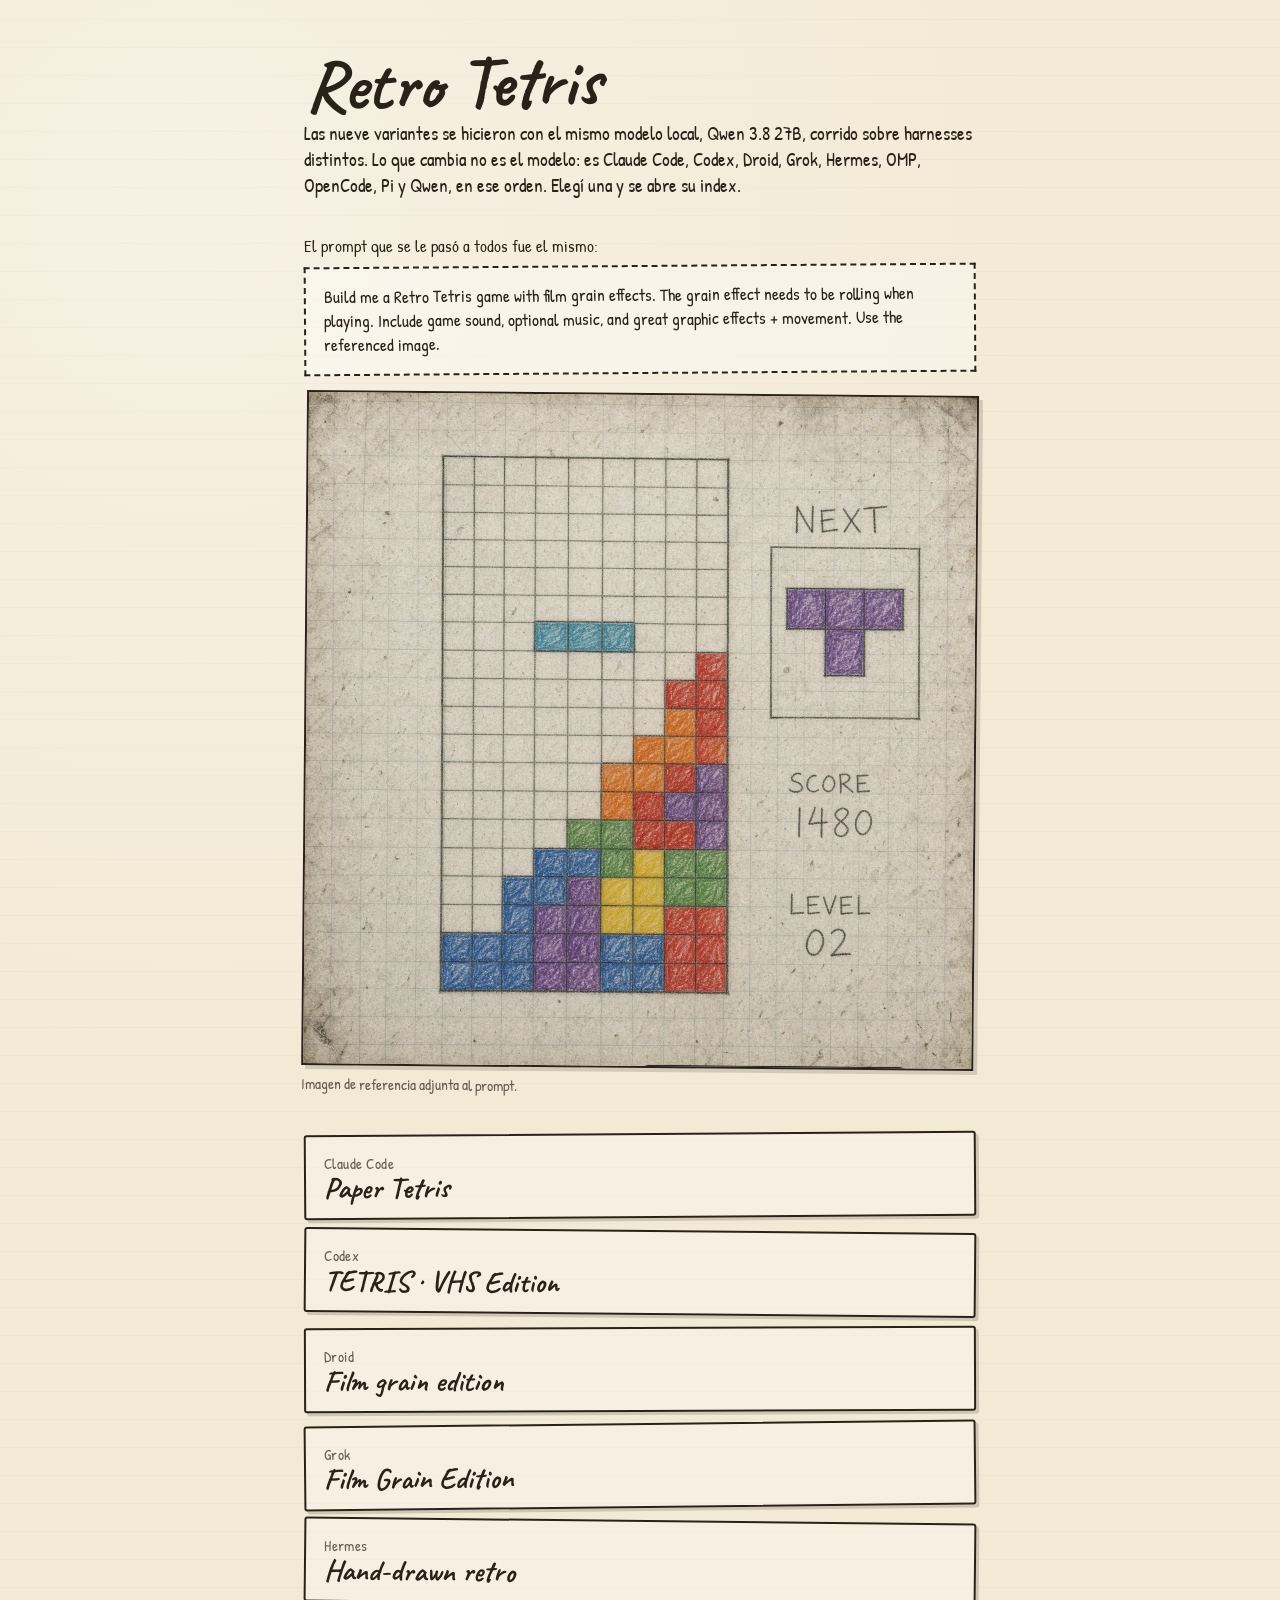
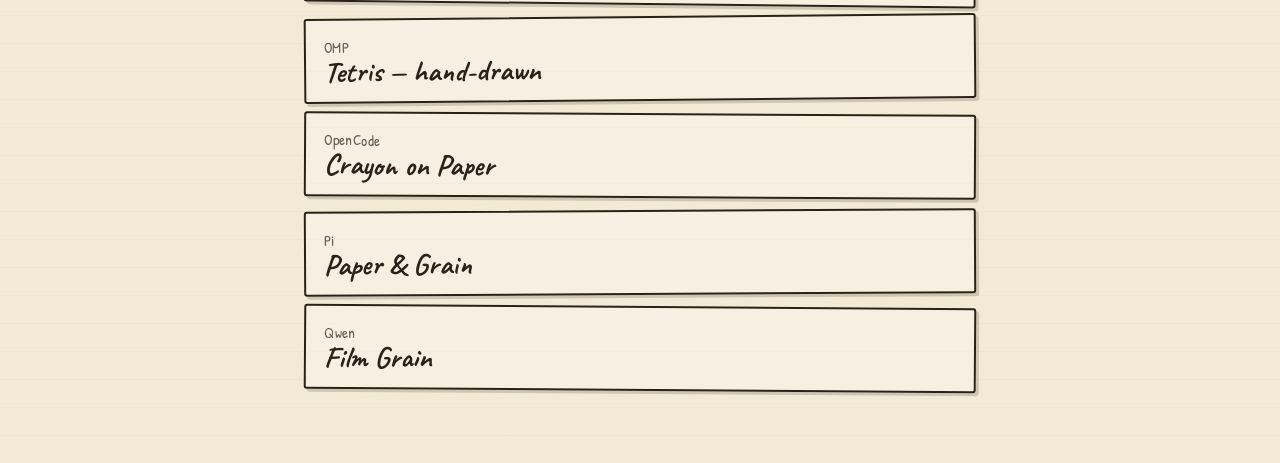
<file: index.html>
<!DOCTYPE html>
<html lang="es">
<head>
  <meta charset="UTF-8">
  <meta name="viewport" content="width=device-width, initial-scale=1">
  <title>Retro Tetris</title>
  <link rel="preconnect" href="https://fonts.googleapis.com">
  <link rel="preconnect" href="https://fonts.gstatic.com" crossorigin>
  <link href="https://fonts.googleapis.com/css2?family=Caveat:wght@500;700&family=Patrick+Hand&display=swap" rel="stylesheet">
  <style>
    :root {
      --ink: #2a2218;
      --paper: #f3ead6;
      --rule: #c9b89a;
    }
    * { box-sizing: border-box; }
    body {
      margin: 0;
      min-height: 100vh;
      color: var(--ink);
      background:
        radial-gradient(circle at 15% 10%, rgba(255,255,255,.35), transparent 40%),
        repeating-linear-gradient(0deg, transparent, transparent 27px, rgba(180,150,110,.12) 28px),
        var(--paper);
      font-family: "Patrick Hand", cursive;
    }
    main {
      max-width: 720px;
      margin: 0 auto;
      padding: 48px 24px 72px;
    }
    h1 {
      font-family: Caveat, cursive;
      font-size: clamp(3rem, 8vw, 4.5rem);
      line-height: .9;
      margin: 0 0 8px;
      transform: rotate(-1.2deg);
    }
    p.lead {
      margin: 0 0 36px;
      font-size: 1.2rem;
      max-width: 36em;
      line-height: 1.35;
    }
    .harness {
      display: block;
      font-size: .95rem;
      letter-spacing: .03em;
      opacity: .7;
    }
    ul {
      list-style: none;
      padding: 0;
      margin: 0;
      display: grid;
      gap: 12px;
    }
    a {
      display: block;
      padding: 16px 18px 14px;
      color: inherit;
      text-decoration: none;
      border: 2px solid var(--ink);
      border-radius: 3px;
      background: rgba(255,255,255,.28);
      box-shadow: 3px 3px 0 rgba(42,34,24,.18);
      transform: rotate(var(--tilt));
    }
    a:hover {
      background: rgba(255,248,230,.7);
      transform: rotate(0deg) translate(-1px, -1px);
    }
    .title {
      font-family: Caveat, cursive;
      font-size: 1.85rem;
      font-weight: 700;
      line-height: 1;
    }
    .prompt-label {
      margin: 0 0 8px;
      font-size: 1.05rem;
    }
    blockquote.prompt {
      margin: 0 0 20px;
      padding: 16px 18px;
      border: 2px dashed var(--ink);
      background: rgba(255,255,255,.35);
      transform: rotate(-.4deg);
    }
    blockquote.prompt p {
      margin: 0;
      font-size: 1.08rem;
      line-height: 1.4;
    }
    figure.ref {
      margin: 0 0 36px;
      transform: rotate(.5deg);
    }
    figure.ref img {
      display: block;
      width: 100%;
      height: auto;
      border: 2px solid var(--ink);
      box-shadow: 4px 4px 0 rgba(42,34,24,.16);
    }
    figure.ref figcaption {
      margin-top: 8px;
      font-size: .95rem;
      opacity: .7;
    }
  </style>
</head>
<body>
  <main>
    <h1>Retro Tetris</h1>
    <p class="lead">Las nueve variantes se hicieron con el mismo modelo local, Qwen 3.8 27B, corrido sobre harnesses distintos. Lo que cambia no es el modelo: es Claude Code, Codex, Droid, Grok, Hermes, OMP, OpenCode, Pi y Qwen, en ese orden. Elegí una y se abre su index.</p>
    <p class="prompt-label">El prompt que se le pasó a todos fue el mismo:</p>
    <blockquote class="prompt">
      <p>Build me a Retro Tetris game with film grain effects. The grain effect needs to be rolling when playing. Include game sound, optional music, and great graphic effects + movement. Use the referenced image.</p>
    </blockquote>
    <figure class="ref">
      <img src="reference.jpg" alt="Imagen de referencia: Tetris dibujado a lápiz sobre papel cuadriculado, con Next, Score y Level">
      <figcaption>Imagen de referencia adjunta al prompt.</figcaption>
    </figure>
    <ul>
      <li><a href="tetris-cc/" style="--tilt:-.4deg"><span class="harness">Claude Code</span><span class="title">Paper Tetris</span></a></li>
      <li><a href="tetris-codex/" style="--tilt:.5deg"><span class="harness">Codex</span><span class="title">TETRIS · VHS Edition</span></a></li>
      <li><a href="tetris-droid/" style="--tilt:-.2deg"><span class="harness">Droid</span><span class="title">Film grain edition</span></a></li>
      <li><a href="tetris-grok/" style="--tilt:-.6deg"><span class="harness">Grok</span><span class="title">Film Grain Edition</span></a></li>
      <li><a href="tetris-hermes/" style="--tilt:.6deg"><span class="harness">Hermes</span><span class="title">Hand-drawn retro</span></a></li>
      <li><a href="tetris-omp/" style="--tilt:-.5deg"><span class="harness">OMP</span><span class="title">Tetris — hand-drawn</span></a></li>
      <li><a href="tetris-opencode/" style="--tilt:.3deg"><span class="harness">OpenCode</span><span class="title">Crayon on Paper</span></a></li>
      <li><a href="tetris-pi/" style="--tilt:-.3deg"><span class="harness">Pi</span><span class="title">Paper &amp; Grain</span></a></li>
      <li><a href="tetris-qwen/" style="--tilt:.4deg"><span class="harness">Qwen</span><span class="title">Film Grain</span></a></li>
    </ul>
  </main>
</body>
</html>
</file>
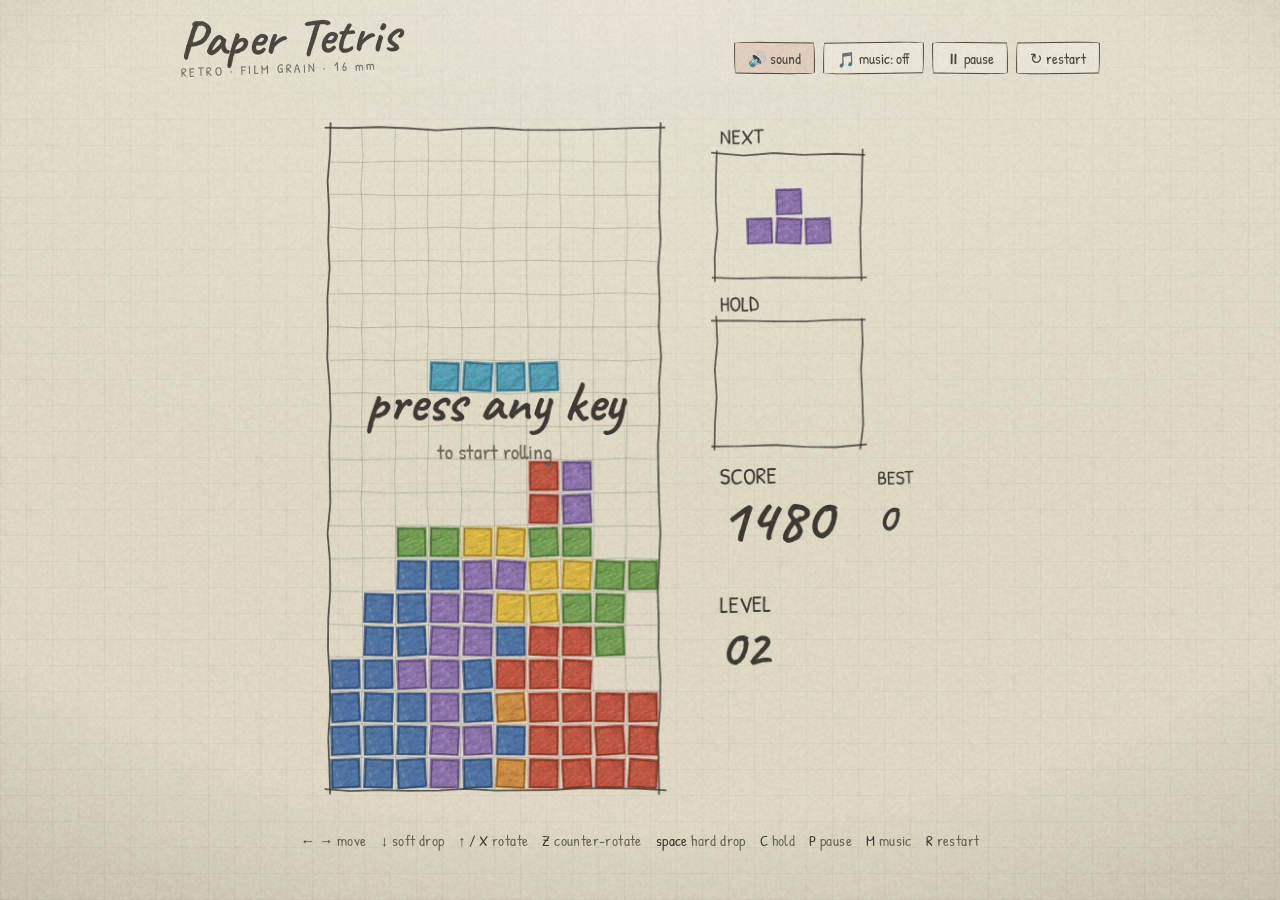
<file: tetris-cc/index.html>
<!doctype html>
<html lang="en">
<head>
<meta charset="utf-8">
<meta name="viewport" content="width=device-width, initial-scale=1, viewport-fit=cover">
<title>Paper Tetris</title>
<link rel="preconnect" href="https://fonts.googleapis.com">
<link rel="preconnect" href="https://fonts.gstatic.com" crossorigin>
<link rel="stylesheet" href="https://fonts.googleapis.com/css2?family=Caveat:wght@500;700&family=Patrick+Hand&display=swap">
<style>
  :root{
    --paper:#eae3cd;
    --paper-hi:#f3edda;
    --ink:#3e3b33;
    --ink-soft:#6b665a;
    --ink-faint:rgba(62,59,51,.16);
    --red:#c2503c;
    --gutter:16px;
  }
  /* committed single-theme: aged paper world, painted explicitly */
  html,body{height:100%;}
  body{
    margin:0;
    padding:0 var(--gutter);
    background:
      url("data:image/svg+xml;utf8,<svg xmlns='http://www.w3.org/2000/svg' width='260' height='260'><filter id='p'><feTurbulence type='fractalNoise' baseFrequency='0.9' numOctaves='2' stitchTiles='stitch'/><feColorMatrix type='saturate' values='0'/><feComponentTransfer><feFuncA type='linear' slope='0.055'/></feComponentTransfer></filter><rect width='260' height='260' filter='url(%23p)'/></svg>"),
      radial-gradient(130% 100% at 50% 0%, rgba(255,252,240,.5), rgba(255,252,240,0) 55%),
      repeating-linear-gradient(0deg, rgba(62,59,51,.045) 0 1px, transparent 1px 26px),
      repeating-linear-gradient(90deg, rgba(62,59,51,.045) 0 1px, transparent 1px 26px),
      var(--paper);
    color:var(--ink);
    font-family:"Patrick Hand","Segoe Print","Comic Sans MS",cursive;
    -webkit-font-smoothing:antialiased;
    overflow-x:hidden;
  }
  .vignette{
    position:fixed; inset:0; pointer-events:none; z-index:40;
    background:
      radial-gradient(120% 95% at 50% 42%, rgba(0,0,0,0) 52%, rgba(64,52,30,.30) 100%),
      linear-gradient(rgba(255,250,235,.10), rgba(255,250,235,0) 18%);
  }
  #grainA,#grainB{
    position:fixed; inset:0; width:100vw; height:100vh;
    pointer-events:none; z-index:50;
  }
  #grainA{ mix-blend-mode:multiply; opacity:.13; }
  #grainB{ mix-blend-mode:overlay; opacity:.5; }

  .stage{
    max-width:920px; margin:0 auto;
    display:flex; flex-direction:column; align-items:center;
    gap:10px; padding-block:14px 8px;
  }
  .topbar{
    width:100%; display:flex; align-items:flex-end; justify-content:space-between;
    gap:12px; flex-wrap:wrap;
  }
  .title{
    font-family:"Caveat",cursive; font-weight:700;
    font-size:clamp(34px,6vw,52px); line-height:.9; margin:0;
    transform:rotate(-1.6deg);
    letter-spacing:.5px;
  }
  .title small{
    display:block; font-family:"Patrick Hand",cursive; font-weight:400;
    font-size:13px; letter-spacing:2.5px; color:var(--ink-soft);
    transform:rotate(-.4deg); margin-top:2px;
  }
  .tools{ display:flex; gap:8px; flex-wrap:wrap; }
  .pencil-btn{
    font-family:"Patrick Hand",cursive; font-size:15px; color:var(--ink);
    background:rgba(255,252,240,.4);
    border:1.6px solid var(--ink);
    border-radius:255px 15px 225px 15px / 15px 225px 15px 255px;
    padding:5px 13px 4px; cursor:pointer;
    transform:rotate(.6deg);
    transition:transform .12s ease, background .12s ease;
  }
  .pencil-btn:nth-child(2n){ transform:rotate(-.8deg); border-radius:15px 225px 15px 255px / 255px 15px 225px 15px; }
  .pencil-btn:hover{ background:rgba(255,252,240,.85); transform:rotate(0) scale(1.04); }
  .pencil-btn:active{ transform:scale(.97); }
  .pencil-btn:focus-visible{ outline:2px dashed var(--red); outline-offset:2px; }
  .pencil-btn[aria-pressed="true"]{ background:rgba(194,80,60,.14); }

  .game-wrap{
    width:100%; max-width:700px;
    display:flex; justify-content:center;
  }
  #game{
    width:100%; height:auto; display:block;
    touch-action:manipulation;
  }
  .hints{
    display:flex; flex-wrap:wrap; justify-content:center; gap:4px 14px;
    font-size:14.5px; color:var(--ink-soft); letter-spacing:.4px;
    max-width:700px;
  }
  .hints b{ color:var(--ink); font-weight:400; }
  .hints span{ white-space:nowrap; }

  .touch{
    display:none;
    width:100%; max-width:520px;
    grid-template-columns:repeat(6,1fr); gap:8px;
    padding-bottom:calc(6px + env(safe-area-inset-bottom, 0px));
  }
  .touch button{
    font-family:"Patrick Hand",cursive; font-size:22px; color:var(--ink);
    background:rgba(255,252,240,.5);
    border:1.6px solid var(--ink);
    border-radius:255px 15px 225px 15px / 15px 225px 15px 255px;
    padding:12px 0 10px; cursor:pointer; user-select:none; -webkit-user-select:none;
    touch-action:none;
  }
  .touch button:active{ background:rgba(194,80,60,.18); }
  @media (pointer:coarse){ .touch{ display:grid; } .hints{ display:none; } }

  @media (max-width:560px){
    .topbar{ justify-content:center; text-align:center; }
    .title{ font-size:38px; }
  }
  @media (prefers-reduced-motion:reduce){
    .pencil-btn{ transition:none; }
  }
</style>
</head>
<body>
  <div class="vignette" aria-hidden="true"></div>
  <canvas id="grainA" aria-hidden="true"></canvas>
  <canvas id="grainB" aria-hidden="true"></canvas>

  <main class="stage">
    <header class="topbar">
      <h1 class="title">Paper Tetris<small>RETRO · FILM GRAIN · 16&nbsp;mm</small></h1>
      <div class="tools" role="group" aria-label="game options">
        <button class="pencil-btn" id="btnSound" aria-pressed="true">🔊 sound</button>
        <button class="pencil-btn" id="btnMusic" aria-pressed="false">🎵 music: off</button>
        <button class="pencil-btn" id="btnPause">⏸ pause</button>
        <button class="pencil-btn" id="btnRestart">↻ restart</button>
      </div>
    </header>

    <div class="game-wrap">
      <canvas id="game" width="740" height="758" aria-label="Tetris board" role="img"></canvas>
    </div>

    <footer class="hints" aria-label="keyboard controls">
      <span><b>← →</b> move</span>
      <span><b>↓</b> soft drop</span>
      <span><b>↑ / X</b> rotate</span>
      <span><b>Z</b> counter-rotate</span>
      <span><b>space</b> hard drop</span>
      <span><b>C</b> hold</span>
      <span><b>P</b> pause</span>
      <span><b>M</b> music</span>
      <span><b>R</b> restart</span>
    </footer>

    <div class="touch" id="touch" aria-label="touch controls">
      <button data-act="ccw" aria-label="rotate counter-clockwise">⟲</button>
      <button data-act="left" aria-label="move left">◀</button>
      <button data-act="down" aria-label="soft drop">▼</button>
      <button data-act="right" aria-label="move right">▶</button>
      <button data-act="cw" aria-label="rotate clockwise">⟳</button>
      <button data-act="drop" aria-label="hard drop">⤓</button>
    </div>
  </main>

<script>
"use strict";
/* ============================== constants ============================== */
const COLS=10, ROWS=20, CELL=34;
const BX=40, BY=46;
const BW=COLS*CELL, BH=ROWS*CELL;
const PX=BX+BW+58, PW=252;
const CW=PX+PW+30, CH=BH+BY+32;

const INK="#3e3b33", INK_SOFT="#6b665a", RED="#c2503c";
const COLORS={
  I:"#4d9fb8", J:"#4a6fa5", L:"#d08a3e", O:"#e0b83e",
  S:"#6f9e4f", T:"#8a6fae", Z:"#c2503c"
};
const SHAPES={
  I:[[0,0,0,0],[1,1,1,1],[0,0,0,0],[0,0,0,0]],
  J:[[1,0,0],[1,1,1],[0,0,0]],
  L:[[0,0,1],[1,1,1],[0,0,0]],
  O:[[1,1],[1,1]],
  S:[[0,1,1],[1,1,0],[0,0,0]],
  T:[[0,1,0],[1,1,1],[0,0,0]],
  Z:[[1,1,0],[0,1,1],[0,0,0]]
};
const KICKS={
  J:{"0>1":[[0,0],[-1,0],[-1,1],[0,-2],[-1,-2]],"1>2":[[1,0],[1,-1],[0,2],[1,2]],
     "2>3":[[0,0],[1,0],[1,-1],[0,2],[1,2]],"3>0":[[-1,0],[0,-1],[0,2],[-1,2]],
     "1>0":[[0,0],[1,0],[1,-1],[0,2],[1,2]],"2>1":[[-1,0],[0,1],[0,-2],[-1,-2]],
     "3>2":[[0,0],[-1,0],[-1,1],[0,-2],[-1,-2]],"0>3":[[1,0],[0,1],[0,-2],[1,-2]]},
  L:{"0>1":[[0,0],[-1,0],[-1,1],[0,-2],[-1,-2]],"1>2":[[1,0],[1,-1],[0,2],[1,2]],
     "2>3":[[0,0],[1,0],[1,-1],[0,2],[1,2]],"3>0":[[-1,0],[0,-1],[0,2],[-1,2]],
     "1>0":[[0,0],[1,0],[1,-1],[0,2],[1,2]],"2>1":[[-1,0],[0,1],[0,-2],[-1,-2]],
     "3>2":[[0,0],[-1,0],[-1,1],[0,-2],[-1,-2]],"0>3":[[1,0],[0,1],[0,-2],[1,-2]]},
  S:{"0>1":[[0,0],[-1,0],[-1,1],[0,-2],[-1,-2]],"1>2":[[1,0],[1,-1],[0,2],[1,2]],
     "2>3":[[0,0],[1,0],[1,-1],[0,2],[1,2]],"3>0":[[-1,0],[0,-1],[0,2],[-1,2]],
     "1>0":[[0,0],[1,0],[1,-1],[0,2],[1,2]],"2>1":[[-1,0],[0,1],[0,-2],[-1,-2]],
     "3>2":[[0,0],[-1,0],[-1,1],[0,-2],[-1,-2]],"0>3":[[1,0],[0,1],[0,-2],[1,-2]]},
  Z:{"0>1":[[0,0],[-1,0],[-1,1],[0,-2],[-1,-2]],"1>2":[[1,0],[1,-1],[0,2],[1,2]],
     "2>3":[[0,0],[1,0],[1,-1],[0,2],[1,2]],"3>0":[[-1,0],[0,-1],[0,2],[-1,2]],
     "1>0":[[0,0],[1,0],[1,-1],[0,2],[1,2]],"2>1":[[-1,0],[0,1],[0,-2],[-1,-2]],
     "3>2":[[0,0],[-1,0],[-1,1],[0,-2],[-1,-2]],"0>3":[[1,0],[0,1],[0,-2],[1,-2]]},
  T:{"0>1":[[0,0],[-1,0],[-1,1],[0,-2],[-1,-2]],"1>2":[[1,0],[1,-1],[0,2],[1,2]],
     "2>3":[[0,0],[1,0],[1,-1],[0,2],[1,2]],"3>0":[[-1,0],[0,-1],[0,2],[-1,2]],
     "1>0":[[0,0],[1,0],[1,-1],[0,2],[1,2]],"2>1":[[-1,0],[0,1],[0,-2],[-1,-2]],
     "3>2":[[0,0],[-1,0],[-1,1],[0,-2],[-1,-2]],"0>3":[[1,0],[0,1],[0,-2],[1,-2]]},
  I:{"0>1":[[0,0],[-2,0],[1,0],[-2,-1],[1,2]],"1>2":[[-1,0],[2,0],[-1,1],[2,-2]],
     "2>3":[[0,0],[-1,0],[2,0],[-1,1],[2,-2]],"3>0":[[1,0],[-2,0],[1,-1],[-2,2]],
     "1>0":[[0,0],[2,0],[-1,0],[2,1],[-1,-2]],"2>1":[[1,0],[-2,0],[1,-1],[-2,2]],
     "3>2":[[0,0],[1,0],[-2,0],[1,-1],[-2,2]],"0>3":[[-2,0],[1,0],[-2,1],[1,-2]]},
  O:{"0>1":[[0,0]],"1>2":[[0,0]],"2>3":[[0,0]],"3>0":[[0,0]],
     "1>0":[[0,0]],"2>1":[[0,0]],"3>2":[[0,0]],"0>3":[[0,0]]}
};
const SCORES=[0,100,300,500,800];

const reduced = matchMedia("(prefers-reduced-motion: reduce)").matches;

/* ============================== helpers ============================== */
function hx(c){ const n=parseInt(c.slice(1),16); return [n>>16&255,n>>8&255,n&255]; }
function rgb(r,g,b,a){ return `rgba(${r|0},${g|0},${b|0},${a})`; }
function shade(hex,amt,a){ const [r,g,b]=hx(hex); const f=v=>Math.max(0,Math.min(255,v*(1+amt))); return rgb(f(r),f(g),f(b),a==null?1:a); }
function rnd(a,b,c){ let h=(a*374761393 + b*668265263 + c*1274126177)|0; h=(h^(h>>>13))*1274126177|0; return ((h^(h>>>16))>>>0)/4294967295; }
function rotM(m,rot){ const n=m.length; for(let k=1;k<rot;k++){ m=m.map((row,r)=>row.map((v,c)=>m[n-1-c][r])); } return m; }
const clamp=(v,a,b)=>Math.max(a,Math.min(b,v));

/* ============================== crayon textures ============================== */
const crayon={};
(function makeCrayons(){
  for(const t of Object.keys(COLORS)){
    const c=document.createElement("canvas"); c.width=c.height=44;
    const g=c.getContext("2d");
    const col=COLORS[t];
    g.fillStyle=shade(col,0,0.93); g.fillRect(0,0,44,44);
    // waxy hatch strokes
    for(let i=0;i<110;i++){
      const x=Math.random()*44, y=Math.random()*44;
      const a=-0.7+Math.random()*0.55, len=5+Math.random()*13;
      g.strokeStyle=shade(col,(Math.random()-0.5)*0.5,0.22+Math.random()*0.3);
      g.lineWidth=1+Math.random()*1.6;
      g.beginPath(); g.moveTo(x,y); g.lineTo(x+Math.cos(a)*len,y+Math.sin(a)*len); g.stroke();
    }
    // paper showing through
    g.globalCompositeOperation="destination-out";
    for(let i=0;i<26;i++){
      g.fillStyle=rgb(0,0,0,0.10+Math.random()*0.12);
      const x=Math.random()*44,y=Math.random()*44,r=0.5+Math.random()*1.3;
      g.beginPath(); g.arc(x,y,r,0,7); g.fill();
    }
    g.globalCompositeOperation="source-over";
    // sketchy darker edge
    g.strokeStyle=shade(col,-0.38,0.85); g.lineWidth=2;
    g.lineJoin="round";
    g.beginPath();
    const w=44;
    g.moveTo(2.5+Math.random(),2.5); g.lineTo(w-2.5,2.5+Math.random());
    g.lineTo(w-2.5+Math.random(),w-2.5); g.lineTo(2.5,w-2.5+Math.random());
    g.closePath(); g.stroke();
    crayon[t]=c;
  }
})();

/* ============================== sketch line art ============================== */
let boil=0;
function sketchLine(g,x1,y1,x2,y2,seed,amp,alpha){
  const dx=x2-x1, dy=y2-y1, len=Math.hypot(dx,dy);
  const segs=Math.max(2,Math.round(len/30));
  g.globalAlpha=alpha;
  g.beginPath();
  for(let i=0;i<=segs;i++){
    const t=i/segs;
    const jx=(rnd(seed,amp*7919,i*131+boil)-0.5)*amp*2;
    const jy=(rnd(seed+7,i*7919,amp*131+boil)-0.5)*amp*2;
    const px=x1+dx*t+jx, py=y1+dy*t+jy;
    i?g.lineTo(px,py):g.moveTo(px,py);
  }
  g.stroke();
  g.globalAlpha=1;
}
function sketchRect(g,x,y,w,h,seed,amp,alpha,over){
  over=over==null?5:over;
  sketchLine(g,x-over,y,x+w+over,y,seed,amp,alpha);
  sketchLine(g,x+w,y-over,x+w,y+h+over,seed+11,amp,alpha);
  sketchLine(g,x+w+over,y+h,x-over,y+h,seed+23,amp,alpha);
  sketchLine(g,x,y+h+over,x,y-over,seed+37,amp,alpha);
}
function sketchEllipse(g,cx,cy,rx,ry,seed,amp,alpha){
  g.globalAlpha=alpha;
  const steps=26;
  g.beginPath();
  for(let i=0;i<=steps;i++){
    const a=i/steps*Math.PI*2;
    const jx=(rnd(seed,boil,i*97)-0.5)*amp*2, jy=(rnd(seed+3,boil,i*97)-0.5)*amp*2;
    const px=cx+Math.cos(a)*rx+jx, py=cy+Math.sin(a)*ry+jy;
    i?g.lineTo(px,py):g.moveTo(px,py);
  }
  g.stroke(); g.globalAlpha=1;
}

/* ============================== audio ============================== */
const AudioFX=(()=>{
  let ctx=null, master=null, musicGain=null, noiseBuf=null;
  let musicOn=false, pendingMusic=false, musicTimer=null, step=0, nextT=0, crackleT=0;
  const soundOn={v:true};

  function ensure(){
    if(ctx) return true;
    const AC=window.AudioContext||window.webkitAudioContext;
    if(!AC) return false;
    ctx=new AC();
    master=ctx.createGain(); master.gain.value=0.9;
    const comp=ctx.createDynamicsCompressor();
    master.connect(comp); comp.connect(ctx.destination);
    musicGain=ctx.createGain(); musicGain.gain.value=0; musicGain.connect(master);
    const lp=ctx.createBiquadFilter(); lp.type="lowpass"; lp.frequency.value=3400; lp.connect(musicGain);
    musicBus=lp;
    noiseBuf=ctx.createBuffer(1,ctx.sampleRate*1,ctx.sampleRate);
    const d=noiseBuf.getChannelData(0);
    for(let i=0;i<d.length;i++) d[i]=Math.random()*2-1;
    return true;
  }
  let musicBus=null;
  function unlock(){
    if(!ensure()) return;
    if(ctx.state==="suspended"){
      ctx.resume().then(()=>{
        if(pendingMusic&&musicOn){ pendingMusic=false; startMusic(); }
      }).catch(()=>{});
    }
  }

  function blip(freq,freq2,dur,type,gain,when,dest){
    if(!ctx||!soundOn.v) return;
    const t=when||ctx.currentTime;
    const o=ctx.createOscillator(), g=ctx.createGain();
    o.type=type||"triangle";
    o.frequency.setValueAtTime(freq,t);
    if(freq2) o.frequency.exponentialRampToValueAtTime(Math.max(20,freq2),t+dur);
    g.gain.setValueAtTime(gain||0.1,t);
    g.gain.exponentialRampToValueAtTime(0.0001,t+dur);
    o.connect(g); g.connect(dest||master);
    o.start(t); o.stop(t+dur+0.02);
  }
  function noise(dur,gain,filterType,freq,when,dest){
    if(!ctx||!soundOn.v) return;
    const t=when||ctx.currentTime;
    const s=ctx.createBufferSource(); s.buffer=noiseBuf;
    const f=ctx.createBiquadFilter(); f.type=filterType||"bandpass"; f.frequency.value=freq||2000; f.Q.value=0.8;
    const g=ctx.createGain();
    g.gain.setValueAtTime(gain||0.1,t);
    g.gain.exponentialRampToValueAtTime(0.0001,t+dur);
    s.connect(f); f.connect(g); g.connect(dest||master);
    s.start(t); s.stop(t+dur+0.02);
  }

  const sfx={
    move(){ unlock(); blip(250,190,0.035,"square",0.035); },
    rotate(){ unlock(); blip(330,430,0.05,"triangle",0.06); },
    hold(){ unlock(); blip(300,260,0.06,"triangle",0.06); },
    lock(){ unlock(); blip(140,55,0.09,"sine",0.2); noise(0.06,0.08,"lowpass",900); },
    hard(){ unlock(); blip(200,45,0.14,"sine",0.3); noise(0.1,0.14,"lowpass",600); },
    clear(n){
      unlock();
      const base=n>=4?[523,659,784,1047]:[523,659,784];
      base.forEach((f,i)=>blip(f,null,0.12,"triangle",0.13,ctx.currentTime+i*0.07));
      noise(0.12,0.1,"highpass",3000);
      if(n>=4) blip(130,50,0.3,"sine",0.25);
    },
    level(){ unlock(); blip(392,null,0.1,"triangle",0.12); blip(523,null,0.16,"triangle",0.12,ctx.currentTime+0.1); },
    over(){
      unlock();
      [392,311,262,196].forEach((f,i)=>blip(f,f*0.92,0.22,"triangle",0.14,ctx.currentTime+i*0.17));
    },
    pause(){ unlock(); blip(220,180,0.08,"triangle",0.08); }
  };

  /* ---- lo-fi music: Am F C G, 96bpm, 16 steps/bar ---- */
  const BPM=96, STEP=60/BPM/4;
  const bassNotes=[55,43.65,65.41,49];           // A1 F1 C2 G1
  const melody=[
    [440,0,523.25,4,659.25,8,523.25,12],
    [440,0,523.25,4,440,8,349.23,12],
    [392,0,329.63,4,261.63,8,329.63,12],
    [293.66,0,493.88,4,392,8,0,12]
  ];
  function playStep(s,t){
    const bar=(s/16|0)%4, st=s%16;
    // kick
    if(st===0||st===8) blip(120,45,0.12,"sine",0.3,t,musicBus);
    // snare
    if(st===4||st===12) noise(0.12,0.11,"bandpass",1800,t,musicBus);
    // hat
    if(st%4===0) noise(0.03,st===8?0.05:0.028,"highpass",6500,t,musicBus);
    // bass
    if(st===0||st===8||st===12) blip(bassNotes[bar]*(st===12?2:1),null,0.22,"triangle",0.16,t,musicBus);
    // melody
    const md=melody[bar];
    for(let i=0;i<md.length;i+=2){
      if(md[i+1]===st&&md[i]>0){
        blip(md[i],null,0.24,"triangle",0.11,t,musicBus);
        blip(md[i]*2,null,0.2,"sine",0.03,t,musicBus);
      }
    }
  }
  function tick(){
    if(!ctx||!musicOn) return;
    while(nextT<ctx.currentTime+0.15){
      playStep(step,nextT);
      step=(step+1)%64;
      nextT+=STEP;
    }
    if(crackleT<=ctx.currentTime){
      noise(0.008,0.015+Math.random()*0.02,"highpass",4000,ctx.currentTime,musicBus);
      crackleT=ctx.currentTime+0.3+Math.random()*1.4;
    }
    musicTimer=setTimeout(tick,40);
  }
  function startMusic(){
    if(!ctx) return;
    musicGain.gain.cancelScheduledValues(ctx.currentTime);
    musicGain.gain.linearRampToValueAtTime(0.8,ctx.currentTime+0.4);
    step=0; nextT=ctx.currentTime+0.06; crackleT=ctx.currentTime+0.5;
    clearTimeout(musicTimer); tick();
  }
  function stopMusic(){
    if(ctx&&musicGain) musicGain.gain.linearRampToValueAtTime(0,ctx.currentTime+0.25);
    clearTimeout(musicTimer);
  }
  function setMusic(on){
    musicOn=on;
    if(on){
      unlock();
      if(ctx&&ctx.state==="running") startMusic();
      else pendingMusic=true;
    }else{
      pendingMusic=false;
      stopMusic();
    }
  }
  return {
    sfx, unlock,
    setSound(on){ soundOn.v=on; },
    get sound(){ return soundOn.v; },
    setMusic,
    get music(){ return musicOn; }
  };
})();

/* ============================== game state ============================== */
const state={
  mode:"menu",            // menu | playing | paused | over
  board:Array.from({length:ROWS},()=>Array(COLS).fill("")),
  cur:null, hold:"", holdUsed:false,
  queue:[], bag:[],
  score:0, lines:0, level:1,
  grav:0, lockAt:0, lockResets:0,
  clearing:null,
  scorePop:0, levelFlash:0, rotPop:0,
  shakeT:0, shakeDur:0, shakeMag:0,
  lastClear:0,
  particles:[]
};
let demoPile=[]; // menu scene

function newBag(){
  const b=["I","J","L","O","S","T","Z"];
  for(let i=b.length-1;i>0;i--){ const j=Math.random()*(i+1)|0; [b[i],b[j]]=[b[j],b[i]]; }
  return b;
}
function pullNext(){
  if(state.bag.length===0) state.bag=newBag();
  const t=state.bag.pop();
  state.queue.push(t);
  return t;
}
function spawn(type){
  const m=SHAPES[type];
  const p={type,rot:0,x:Math.floor((COLS-m.length)/2),y:type==="I"?-1:-1};
  if(collides(p)){ p.y--; if(collides(p)){ gameOver(); return null; } }
  return p;
}
function collides(p,ox=0,oy=0,rot){
  rot=rot==null?p.rot:rot;
  const m=rotM(SHAPES[p.type],rot);
  for(let r=0;r<m.length;r++)for(let c=0;c<m.length;c++){
    if(!m[r][c]) continue;
    const x=p.x+c+ox, y=p.y+r+oy;
    if(x<0||x>=COLS||y>=ROWS) return true;
    if(y>=0&&state.board[y][x]) return true;
  }
  return false;
}
function ghostY(p){
  let gy=p.y;
  while(!collides(p,0,gy+1-p.y)) gy++;
  return gy;
}
function onGround(){ return state.cur&&collides(state.cur,0,1); }

function gravMs(){ return Math.max(70,800*Math.pow(0.82,state.level-1)); }

function move(dir){
  if(state.mode!=="playing"||!state.cur) return false;
  if(!collides(state.cur,dir,0)){
    state.cur.x+=dir;
    AudioFX.sfx.move();
    afterShift();
    return true;
  }
  return false;
}
function afterShift(){
  if(onGround()){
    if(state.lockAt&&state.lockResets<12){ state.lockAt=performance.now(); state.lockResets++; }
  }else{ state.lockAt=0; state.lockResets=0; }
}
function rotate(dir){
  if(state.mode!=="playing"||!state.cur||state.cur.type==="O") return;
  const from=state.cur.rot, to=(from+dir+4)%4;
  const kicks=KICKS[state.cur.type][from+">"+to]||[[0,0]];
  for(const k of kicks){
    const ox=k[0], oy=-k[1]; // SRS +y is up
    if(!collides(state.cur,ox,oy,to)){
      state.cur.x+=ox; state.cur.y+=oy; state.cur.rot=to;
      state.rotPop=performance.now();
      AudioFX.sfx.rotate();
      afterShift();
      return;
    }
  }
}
function softStep(){
  if(state.mode!=="playing"||!state.cur) return;
  if(!collides(state.cur,0,1)){ state.cur.y++; state.score+=1; afterShift(); }
}
function hardDrop(){
  if(state.mode!=="playing"||!state.cur) return;
  let d=0;
  while(!collides(state.cur,0,1)){ state.cur.y++; d++; }
  state.score+=d*2;
  shake(4,140);
  AudioFX.sfx.hard();
  lockPiece();
}
function holdPiece(){
  if(state.mode!=="playing"||!state.cur||state.holdUsed) return;
  const t=state.cur.type;
  if(state.hold){ state.cur=spawn(state.hold); state.hold=t; }
  else{ state.hold=t; state.cur=spawn(pullNext()); }
  state.holdUsed=true;
  state.lockAt=0; state.lockResets=0;
  AudioFX.sfx.hold();
  if(!state.cur) return;
}
function lockPiece(){
  const p=state.cur;
  const m=rotM(SHAPES[p.type],p.rot);
  let topOut=false;
  for(let r=0;r<m.length;r++)for(let c=0;c<m.length;c++){
    if(!m[r][c]) continue;
    const y=p.y+r, x=p.x+c;
    if(y<0){ topOut=true; continue; }
    state.board[y][x]=p.type;
  }
  AudioFX.sfx.lock();
  state.holdUsed=false;
  state.grav=0;
  state.cur=spawn(pullNext());
  state.lockAt=0; state.lockResets=0;
  if(topOut||!state.cur){ gameOver(); return; }
  checkClears();
}
function checkClears(){
  const rows=[];
  for(let y=0;y<ROWS;y++) if(state.board[y].every(v=>v)) rows.push(y);
  if(!rows.length) return;
  state.clearing={rows,t:0,dur:340};
  state.lastClear=performance.now();
  state.score+=SCORES[rows.length]*state.level;
  state.lines+=rows.length;
  state.scorePop=performance.now();
  const nl=Math.floor(state.lines/10)+1;
  if(nl>state.level){ state.level=nl; state.levelFlash=performance.now(); AudioFX.sfx.level(); }
  AudioFX.sfx.clear(rows.length);
  shake(rows.length>=4?7:4,rows.length>=4?260:180);
  // pencil-shaving particles
  for(const y of rows)for(let x=0;x<COLS;x++){
    const t=state.board[y][x];
    for(let i=0;i<2;i++){
      state.particles.push({
        x:BX+x*CELL+CELL/2, y:BY+y*CELL+CELL/2,
        vx:(Math.random()-0.5)*220, vy:-60-Math.random()*160,
        rot:Math.random()*6.3, vr:(Math.random()-0.5)*14,
        size:3+Math.random()*5, color:COLORS[t], life:1
      });
    }
  }
}
function collapse(){
  const rows=new Set(state.clearing.rows);
  const kept=[];
  for(let y=0;y<ROWS;y++) if(!rows.has(y)) kept.push(state.board[y]);
  while(kept.length<ROWS) kept.unshift(Array(COLS).fill(""));
  state.board=kept;
  state.clearing=null;
}
function shake(mag,dur){
  if(reduced) return;
  state.shakeMag=mag; state.shakeDur=dur; state.shakeT=performance.now();
}
function gameOver(){
  state.mode="over";
  state.cur=null;
  AudioFX.sfx.over();
  snap();
}
function startGame(){
  state.board=Array.from({length:ROWS},()=>Array(COLS).fill(""));
  state.bag=newBag(); state.queue=[];
  state.score=0; state.lines=0; state.level=1;
  state.hold=""; state.holdUsed=false;
  state.clearing=null; state.particles=[];
  state.grav=0;
  state.cur=spawn(pullNext());
  state.mode="playing";
  snap();
}
function togglePause(){
  if(state.mode==="playing"){ state.mode="paused"; AudioFX.sfx.pause(); snap(); }
  else if(state.mode==="paused"){ state.mode="playing"; AudioFX.sfx.pause(); }
}

/* ---- menu demo scene (echoes the reference sketch) ---- */
(function buildDemo(){
  const rows=[
    "..........","..........","..........","..........",
    "..........","..........","..........","..........",
    "..........","..........","......ZT..","......ZT..",
    "..SSOOSS..","..JJTTOOSS",".JJTTOOSS.",".JJTTJZZS.",
    "JJTTJZZZ..","JJJTJLZZZZ","JJJTTJZZZZ","JJJTJLZZZZ"
  ];
  demoPile=rows.map(r=>r.split(""));
})();

/* ============================== canvas setup ============================== */
const cv=document.getElementById("game");
cv.width=CW; cv.height=CH;
const g=cv.getContext("2d");
const dpr=Math.min(2,window.devicePixelRatio||1);
cv.width=CW*dpr; cv.height=CH*dpr;
g.scale(dpr,dpr);
cv.style.width=""; // css handles sizing

/* ============================== drawing ============================== */
function drawCell(px,py,type,seed,scale,alpha){
  scale=scale||1; alpha=alpha==null?1:alpha;
  g.save();
  g.translate(px+CELL/2,py+CELL/2);
  g.rotate((rnd(seed,1,boil)-0.5)*0.13);
  g.scale(scale,scale);
  g.globalAlpha=alpha;
  g.drawImage(crayon[type],-CELL/2+1.5,-CELL/2+1.5,CELL-3,CELL-3);
  g.restore();
  g.globalAlpha=1;
}
function drawPiecePreview(type,cx,cy,cell,alpha){
  const m=SHAPES[type];
  let minR=9,maxR=-9,minC=9,maxC=-9;
  for(let r=0;r<m.length;r++)for(let c=0;c<m.length;c++)if(m[r][c]){
    minR=Math.min(minR,r);maxR=Math.max(maxR,r);minC=Math.min(minC,c);maxC=Math.max(maxC,c);
  }
  const w=(maxC-minC+1)*cell, h=(maxR-minR+1)*cell;
  for(let r=minR;r<=maxR;r++)for(let c=minC;c<=maxC;c++){
    if(!m[r][c]) continue;
    const px=cx-w/2+(c-minC)*cell, py=cy-h/2+(r-minR)*cell;
    g.save();
    g.translate(px+cell/2,py+cell/2);
    g.rotate((rnd(c*31+r*17,type.charCodeAt(0),boil)-0.5)*0.1);
    g.scale(cell/CELL,cell/CELL);
    g.globalAlpha=alpha==null?1:alpha;
    g.drawImage(crayon[type],-CELL/2+1.5,-CELL/2+1.5,CELL-3,CELL-3);
    g.restore();
    g.globalAlpha=1;
  }
}
function label(txt,x,y,size,rot){
  g.save();
  g.translate(x,y);
  if(rot) g.rotate(rot);
  g.font=`${size}px "Patrick Hand", cursive`;
  g.fillStyle=INK;
  g.fillText(txt,0,0);
  g.restore();
}
function bigNum(txt,x,y,size,popT){
  let s=1;
  if(popT){
    const dt=performance.now()-popT;
    if(dt<260) s=1+0.28*Math.sin(Math.PI*dt/260);
  }
  g.save();
  g.translate(x,y);
  g.scale(s,s);
  g.rotate(-0.02);
  g.font=`700 ${size}px Caveat, cursive`;
  g.fillStyle=INK;
  g.fillText(txt,0,0);
  g.restore();
}

function drawBoardArea(){
  // grid
  g.strokeStyle=INK_SOFT; g.lineWidth=1;
  for(let i=1;i<COLS;i++) sketchLine(g,BX+i*CELL,BY,BX+i*CELL,BY+BH,i*17,1.1,0.30);
  for(let j=1;j<ROWS;j++) sketchLine(g,BX,BY+j*CELL,BX+BW,BY+j*CELL,j*31+100,1.1,0.30);

  // blocks
  for(let y=0;y<ROWS;y++)for(let x=0;x<COLS;x++){
    const t=state.board[y][x];
    if(!t) continue;
    let scale=1, alpha=1;
    if(state.clearing&&state.clearing.rows.includes(y)){
      const p=state.clearing.t/state.clearing.dur;
      if(p<0.35){ alpha=1; scale=1+0.12*Math.sin(p/0.35*Math.PI); }
      else{ alpha=1-(p-0.35)/0.65; scale=1-0.5*(p-0.35)/0.65; }
    }
    drawCell(BX+x*CELL,BY+y*CELL,t,x*7+y*101+5,scale,alpha);
  }

  // ghost + active piece
  if(state.cur&&state.mode!=="over"){
    const gy=ghostY(state.cur);
    if(gy!==state.cur.y){
      const m=rotM(SHAPES[state.cur.type],state.cur.rot);
      g.save();
      g.setLineDash([5,5]);
      g.lineWidth=1.8;
      g.strokeStyle=shade(COLORS[state.cur.type],-0.1,0.55);
      for(let r=0;r<m.length;r++)for(let c=0;c<m.length;c++){
        if(!m[r][c]) continue;
        const px=BX+(state.cur.x+c)*CELL, py=BY+(gy+r)*CELL;
        if(py+CELL>BY) sketchRect(g,px+3,py+3,CELL-6,CELL-6,(state.cur.x+c)*13+(gy+r)*29+boil,1.4,0.55,0);
      }
      g.restore();
    }
    if(state.cur.y>-1){
      const m=rotM(SHAPES[state.cur.type],state.cur.rot);
      let s=1;
      const rp=performance.now()-state.rotPop;
      if(rp<110) s=1+0.08*Math.sin(Math.PI*rp/110);
      for(let r=0;r<m.length;r++)for(let c=0;c<m.length;c++){
        if(!m[r][c]) continue;
        const y=state.cur.y+r;
        if(y<0) continue;
        drawCell(BX+(state.cur.x+c)*CELL,BY+y*CELL,state.cur.type,(state.cur.x+c)*7+y*101+900,s,s);
      }
    }
  }

  // border
  g.strokeStyle=INK; g.lineWidth=2.2;
  sketchRect(g,BX,BY,BW,BH,777,1.8,0.85,6);
}

function drawPanel(){
  const x=PX;
  // NEXT
  label("NEXT",x+4,BY+16,22,-0.02);
  g.strokeStyle=INK; g.lineWidth=1.8;
  sketchRect(g,x,BY+26,150,128,42,1.6,0.8,4);
  if(state.queue[0]) drawPiecePreview(state.queue[0],x+75,BY+90,30,1);
  // HOLD
  label("HOLD",x+4,BY+188,22,-0.02);
  sketchRect(g,x,BY+198,150,128,55,1.6,0.8,4);
  if(state.hold) drawPiecePreview(state.hold,x+75,BY+262,30,state.holdUsed?0.45:1);
  // SCORE
  label("SCORE",x+4,BY+366,24,-0.02);
  bigNum(String(state.score),x+4,BY+424,64,state.scorePop);
  // LEVEL
  label("LEVEL",x+4,BY+498,24,-0.02);
  bigNum(String(state.level).padStart(2,"0"),x+4,BY+552,56,0);
  // high score
  label("BEST",x+166,BY+366,20,-0.02);
  bigNum(String(best),x+166,BY+414,44,0);
}

function drawParticles(dt){
  for(let i=state.particles.length-1;i>=0;i--){
    const p=state.particles[i];
    p.life-=dt/900;
    if(p.life<=0){ state.particles.splice(i,1); continue; }
    p.vy+=900*dt/1000;
    p.x+=p.vx*dt/1000; p.y+=p.vy*dt/1000; p.rot+=p.vr*dt/1000;
    g.save();
    g.translate(p.x,p.y); g.rotate(p.rot);
    g.globalAlpha=Math.min(1,p.life*1.4)*0.9;
    g.fillStyle=p.color;
    g.fillRect(-p.size/2,-p.size/2,p.size,p.size*0.6);
    g.restore();
  }
  g.globalAlpha=1;
}

function drawOverlayText(){
  if(state.mode==="menu"){
    g.save();
    g.font=`700 58px Caveat, cursive`;
    g.fillStyle=INK;
    g.textAlign="center";
    const w=g.measureText("press any key").width;
    g.fillText("press any key",BX+BW/2,BY+BH/2-40);
    g.font=`22px "Patrick Hand", cursive`;
    g.fillStyle=INK_SOFT;
    g.fillText("to start rolling",BX+BW/2,BY+BH/2);
    g.textAlign="left";
    g.restore();
  }else if(state.mode==="paused"){
    g.save();
    g.font=`700 64px Caveat, cursive`;
    g.fillStyle=INK; g.textAlign="center";
    g.fillText("paused",BX+BW/2,BY+BH/2-30);
    g.font=`22px "Patrick Hand", cursive`;
    g.fillStyle=INK_SOFT;
    g.fillText("P to resume",BX+BW/2,BY+BH/2+8);
    g.textAlign="left";
    g.restore();
  }else if(state.mode==="over"){
    g.save();
    g.font=`700 64px Caveat, cursive`;
    g.fillStyle=RED; g.textAlign="center";
    g.fillText("game over",BX+BW/2,BY+BH/2-50);
    sketchEllipse(g,BX+BW/2,BY+BH/2-72,150,52,99,3,0.7);
    g.strokeStyle=RED; g.lineWidth=2;
    g.font=`26px "Patrick Hand", cursive`;
    g.fillStyle=INK;
    g.fillText(`score ${state.score}`,BX+BW/2,BY+BH/2+6);
    g.font=`22px "Patrick Hand", cursive`;
    g.fillStyle=INK_SOFT;
    g.fillText("R or tap to restart",BX+BW/2,BY+BH/2+44);
    g.textAlign="left";
    g.restore();
  }
  if(state.levelFlash){
    const dt=performance.now()-state.levelFlash;
    if(dt<900){
      const a=dt<150?dt/150:1-(dt-150)/750;
      g.save();
      g.globalAlpha=Math.max(0,a)*0.9;
      g.font=`700 40px Caveat, cursive`;
      g.fillStyle=RED; g.textAlign="center";
      g.translate(BX+BW/2,BY+90);
      g.rotate(-0.04);
      g.fillText(`level ${state.level}!`,0,0);
      g.restore();
      g.globalAlpha=1;
    }
  }
}

function renderMenu(){
  // decorative pile from the reference sketch
  for(let y=0;y<ROWS;y++)for(let x=0;x<COLS;x++){
    const t=demoPile[y][x];
    if(t&&t!==".") drawCell(BX+x*CELL,BY+y*CELL,t,x*7+y*101+5,1,1);
  }
  // falling I piece
  drawCell(BX+3*CELL,BY+7*CELL,"I",1,1,1);
  drawCell(BX+4*CELL,BY+7*CELL,"I",2,1,1);
  drawCell(BX+5*CELL,BY+7*CELL,"I",3,1,1);
  drawCell(BX+6*CELL,BY+7*CELL,"I",4,1,1);
  // menu HUD values echo the reference
  const saved={score:state.score,level:state.level,queue:state.queue,hold:state.hold};
  state.score=1480; state.level=2; state.queue=["T"]; state.hold="";
  g.strokeStyle=INK; g.lineWidth=1.8;
  sketchRect(g,BX,BY,BW,BH,777,1.8,0.85,6);
  g.strokeStyle=INK_SOFT; g.lineWidth=1;
  for(let i=1;i<COLS;i++) sketchLine(g,BX+i*CELL,BY,BX+i*CELL,BY+BH,i*17,1.1,0.30);
  for(let j=1;j<ROWS;j++) sketchLine(g,BX,BY+j*CELL,BX+BW,BY+j*CELL,j*31+100,1.1,0.30);
  drawPanel();
  state.score=saved.score; state.level=saved.level; state.queue=saved.queue; state.hold=saved.hold;
}

/* ============================== film grain ============================== */
const grainA=document.getElementById("grainA");
const grainB=document.getElementById("grainB");
const gA=grainA.getContext("2d");
const gB=grainB.getContext("2d");
const tiles=[];
(function makeTiles(){
  for(let n=0;n<4;n++){
    const c=document.createElement("canvas"); c.width=c.height=128;
    const t=c.getContext("2d");
    const img=t.createImageData(128,128);
    for(let i=0;i<img.data.length;i+=4){
      const v=118+Math.random()*36|0;
      img.data[i]=img.data[i+1]=img.data[i+2]=v;
      img.data[i+3]=255;
    }
    t.putImageData(img,0,0);
    tiles.push(c);
  }
})();
let grainTick=0, lastGrain=0;
function sizeGrain(){
  const w=Math.max(2,Math.floor(innerWidth/2)), h=Math.max(2,Math.floor(innerHeight/2));
  for(const c of [grainA,grainB]){ c.width=w; c.height=h; }
}
sizeGrain();
addEventListener("resize",sizeGrain);
function drawGrain(){
  const now=performance.now();
  const playing=state.mode==="playing";
  const interval=reduced?100000:(playing?75:280);
  if(now-lastGrain<interval) return;
  lastGrain=now;
  grainTick++;
  const w=grainA.width,h=grainA.height;
  const tile=tiles[(Math.random()*tiles.length)|0];
  const ox=(Math.random()*128)|0, oy=(Math.random()*128)|0;
  for(const [ctx,el] of [[gA,grainA],[gB,grainB]]){
    ctx.clearRect(0,0,w,h);
    const pat=ctx.createPattern(tile,"repeat");
    ctx.save();
    ctx.translate(-ox,-oy);
    ctx.fillStyle=pat;
    ctx.fillRect(0,0,w+128,h+128);
    ctx.restore();
  }
  // scratches + dust on the overlay layer
  if(!reduced){
    if(Math.random()<0.22){
      gB.strokeStyle=rgb(255,255,255,0.05+Math.random()*0.06);
      gB.lineWidth=1;
      const n=1+(Math.random()<0.3?1:0);
      for(let i=0;i<n;i++){
        const x=Math.random()*w;
        gB.beginPath(); gB.moveTo(x,0); gB.lineTo(x+(Math.random()-0.5)*6,h); gB.stroke();
      }
    }
    gB.fillStyle=rgb(30,25,15,0.05);
    const dn=reduced?0:2+(Math.random()*5|0);
    for(let i=0;i<dn;i++){
      gB.beginPath();
      gB.arc(Math.random()*w,Math.random()*h,0.5+Math.random()*1.2,0,7);
      gB.fill();
    }
    // flicker
    const f=0.82+Math.random()*0.28;
    grainA.style.opacity=(0.13*f).toFixed(3);
    grainB.style.opacity=(0.5*f).toFixed(3);
  }
}

/* ============================== input ============================== */
const keys={left:false,right:false,down:false};
let dasL=0,dasR=0,dasD=0;
const DAS=165, ARR=40, SOFT=42;

function anyKeyStart(){
  if(state.mode==="menu") startGame();
  else if(state.mode==="over") startGame();
}
addEventListener("keydown",e=>{
  AudioFX.unlock();
  const k=e.key;
  if(k==="ArrowLeft"||k==="a"||k==="A"){
    if(state.mode!=="playing") return;
    if(!keys.left){ keys.left=true; move(-1); dasL=performance.now(); }
    e.preventDefault();
  }else if(k==="ArrowRight"||k==="d"||k==="D"){
    if(state.mode!=="playing") return;
    if(!keys.right){ keys.right=true; move(1); dasR=performance.now(); }
    e.preventDefault();
  }else if(k==="ArrowDown"||k==="s"||k==="S"){
    if(state.mode!=="playing") return;
    if(!keys.down){ keys.down=true; softStep(); dasD=performance.now(); }
    e.preventDefault();
  }else if(k==="ArrowUp"||k==="w"||k==="W"||k==="x"||k==="X"){
    if(state.mode==="menu"||state.mode==="over"){ anyKeyStart(); return; }
    if(state.mode==="playing") rotate(1);
    e.preventDefault();
  }else if(k==="z"||k==="Z"){
    if(state.mode==="playing") rotate(-1);
  }else if(k===" "){
    if(state.mode==="menu"||state.mode==="over"){ anyKeyStart(); return; }
    if(state.mode==="playing") hardDrop();
    e.preventDefault();
  }else if(k==="c"||k==="C"){
    if(state.mode==="playing") holdPiece();
  }else if(k==="p"||k==="P"||k==="Escape"){
    if(state.mode==="playing"||state.mode==="paused") togglePause();
  }else if(k==="m"||k==="M"){
    toggleMusic();
  }else if(k==="r"||k==="R"){
    if(state.mode!=="menu") startGame();
  }else if(k==="Enter"){
    anyKeyStart();
  }
});
addEventListener("keyup",e=>{
  const k=e.key;
  if(k==="ArrowLeft"||k==="a"||k==="A") keys.left=false;
  if(k==="ArrowRight"||k==="d"||k==="D") keys.right=false;
  if(k==="ArrowDown"||k==="s"||k==="S") keys.down=false;
});
cv.addEventListener("pointerdown",()=>{
  AudioFX.unlock();
  if(state.mode==="menu"||state.mode==="over") startGame();
});

/* touch controls */
const touchEl=document.getElementById("touch");
const touchTimers={};
function touchAct(act){
  AudioFX.unlock();
  if(state.mode==="menu"||state.mode==="over"){ startGame(); return; }
  if(state.mode!=="playing") return;
  if(act==="left") move(-1);
  else if(act==="right") move(1);
  else if(act==="down") softStep();
  else if(act==="cw") rotate(1);
  else if(act==="ccw") rotate(-1);
  else if(act==="drop") hardDrop();
}
touchEl.querySelectorAll("button").forEach(b=>{
  const act=b.dataset.act;
  let rep=null;
  b.addEventListener("pointerdown",e=>{
    e.preventDefault();
    touchAct(act);
    if(["left","right","down"].includes(act)){
      rep=setTimeout(()=>{ rep=setInterval(()=>touchAct(act),ARR); },DAS);
    }
  });
  const stop=()=>{ if(rep){ clearTimeout(rep); clearInterval(rep); rep=null; } };
  b.addEventListener("pointerup",stop);
  b.addEventListener("pointerleave",stop);
  b.addEventListener("pointercancel",stop);
});

/* buttons */
const btnSound=document.getElementById("btnSound");
const btnMusic=document.getElementById("btnMusic");
const btnPause=document.getElementById("btnPause");
const btnRestart=document.getElementById("btnRestart");
function syncButtons(){
  btnSound.setAttribute("aria-pressed",String(AudioFX.sound));
  btnSound.textContent=AudioFX.sound?"🔊 sound":"🔇 sound: off";
  btnMusic.setAttribute("aria-pressed",String(AudioFX.music));
  btnMusic.textContent=AudioFX.music?"🎵 music: on":"🎵 music: off";
  btnPause.textContent=state.mode==="paused"?"▶ resume":"⏸ pause";
}
function toggleMusic(){ AudioFX.setMusic(!AudioFX.music); syncButtons(); snap(); }
btnSound.addEventListener("click",()=>{ AudioFX.unlock(); AudioFX.setSound(!AudioFX.sound); syncButtons(); snap(); });
btnMusic.addEventListener("click",toggleMusic);
btnPause.addEventListener("click",()=>{ AudioFX.unlock(); if(state.mode==="menu"||state.mode==="over") startGame(); else togglePause(); syncButtons(); });
btnRestart.addEventListener("click",()=>{ AudioFX.unlock(); if(state.mode!=="menu") startGame(); });
addEventListener("pointerdown",()=>AudioFX.unlock(),{once:false});

/* ============================== hot state (persist across reloads) ============================== */
let best=0;
function snap(){
  try{
    best=Math.max(best,state.score);
    const data={
      v:1, mode:state.mode, score:state.score, lines:state.lines, level:state.level,
      board:state.board, hold:state.hold, holdUsed:state.holdUsed,
      queue:state.queue, bag:state.bag, best,
      sound:AudioFX.sound, music:AudioFX.music
    };
    window.claude?.hot?.snapshot?.(data);
  }catch(e){}
}
function restore(d){
  if(!d||d.v!==1) return;
  best=d.best||0;
  if(typeof d.sound==="boolean") AudioFX.setSound(d.sound);
  if(typeof d.music==="boolean"&&d.music) AudioFX.setMusic(true);
  if(d.mode==="playing"&&Array.isArray(d.board)&&d.board.length===ROWS){
    state.board=d.board;
    state.score=d.score||0; state.lines=d.lines||0; state.level=d.level||1;
    state.hold=d.hold||""; state.holdUsed=!!d.holdUsed;
    state.queue=d.queue||[]; state.bag=d.bag||[];
    if(!state.queue.length) pullNext();
    state.cur=spawn(state.queue[0]);
    state.queue.shift();
    state.mode="playing";
  }
  syncButtons();
}

/* ============================== main loop ============================== */
let last=performance.now();
function update(dt,now){
  if(state.mode!=="playing") return;
  // DAS / ARR
  if(keys.left){ if(now-dasL>DAS&&move(-1)) dasL=now; }
  if(keys.right){ if(now-dasR>DAS&&move(1)) dasR=now; }
  if(keys.down){ if(now-dasD>SOFT) softStep(); if(now-dasD>SOFT) dasD=now; }
  // gravity
  if(state.cur){
    const interval=keys.down?Math.min(gravMs(),SOFT):gravMs();
    state.grav+=dt;
    while(state.grav>=interval){
      state.grav-=interval;
      if(!collides(state.cur,0,1)){ state.cur.y++; afterShift(); }
      else break;
    }
    // lock delay
    if(onGround()){
      if(!state.lockAt) state.lockAt=now;
      if(now-state.lockAt>480) lockPiece();
    }else{ state.lockAt=0; state.lockResets=0; }
  }
  // clearing animation
  if(state.clearing){
    state.clearing.t+=dt;
    if(state.clearing.t>=state.clearing.dur) collapse();
  }
}
function frame(now){
  const dt=Math.min(50,now-last);
  last=now;
  boil=reduced?0:Math.floor(now/240);
  update(dt,now);
  // shake
  let sx=0,sy=0;
  if(state.shakeT){
    const p=(now-state.shakeT)/state.shakeDur;
    if(p>=1) state.shakeT=0;
    else{
      const m=state.shakeMag*(1-p);
      sx=(Math.random()-0.5)*2*m; sy=(Math.random()-0.5)*2*m;
    }
  }
  g.clearRect(0,0,CW,CH);
  g.save();
  g.translate(sx,sy);
  if(state.mode==="menu"){
    renderMenu();
    drawOverlayText();
  }else{
    drawBoardArea();
    drawPanel();
    drawParticles(dt);
    drawOverlayText();
  }
  g.restore();
  drawGrain();
  if(state.mode==="playing"&&now-snapLast>2000){ snap(); snapLast=now; }
  requestAnimationFrame(frame);
}
let snapLast=0;

/* ============================== boot ============================== */
function start(data){
  restore(data||{});
  syncButtons();
  requestAnimationFrame(frame);
}
if(document.fonts&&document.fonts.ready){
  document.fonts.ready.then(()=>start(window.claude?.hot?.data??{}));
  setTimeout(()=>{ if(!booted) start(window.claude?.hot?.data??{}); },1500);
}else{
  start(window.claude?.hot?.data??{});
}
let booted=false;
const _origStart=start;
start=function(data){ if(booted) return; booted=true; _origStart(data); };
if(window.claude?.hot?.ready) window.claude.hot.ready(start);
</script>
</body>
</html>
</file>
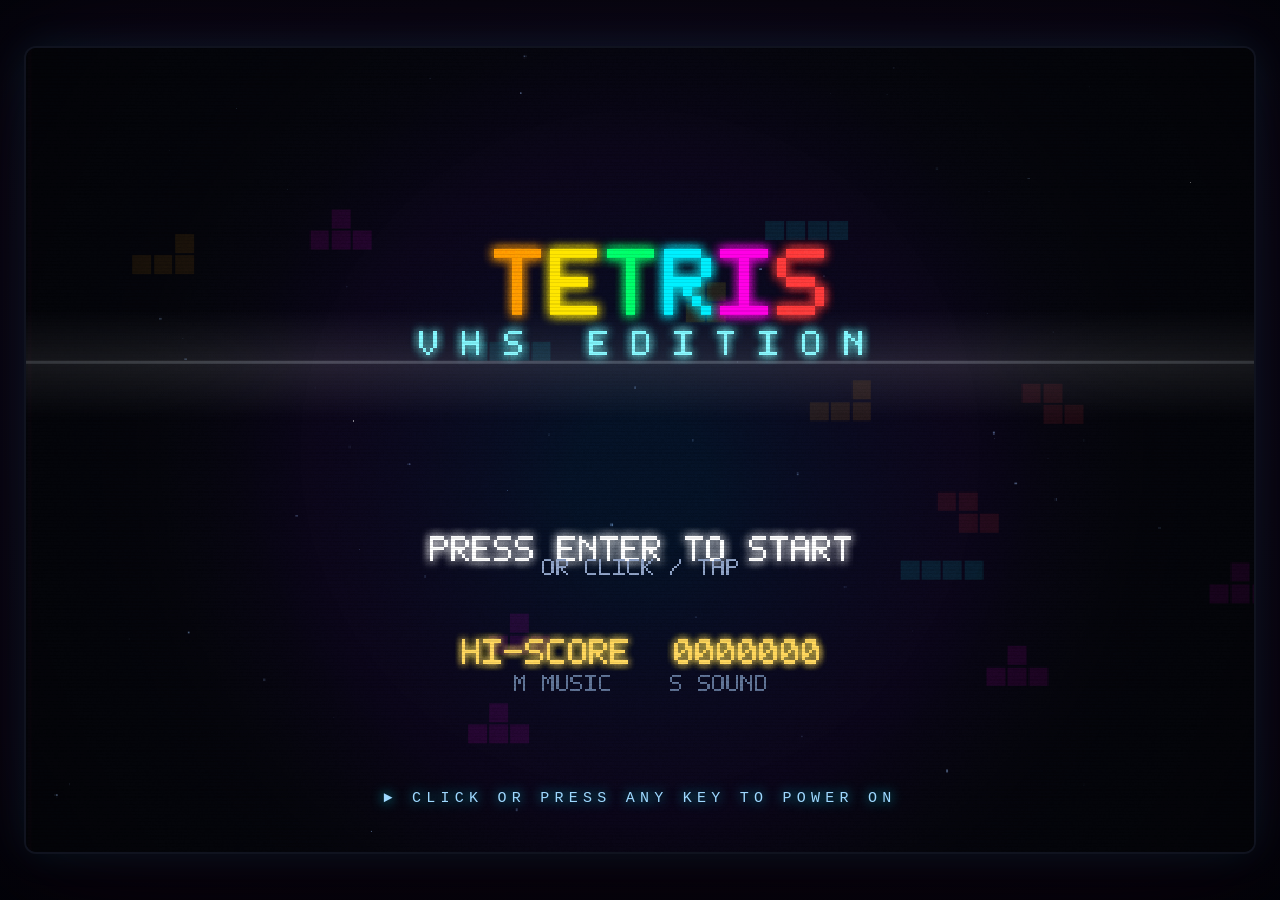
<file: tetris-codex/index.html>
<!DOCTYPE html>
<html lang="en">
<head>
<meta charset="UTF-8">
<meta name="viewport" content="width=device-width, initial-scale=1.0">
<title>TETRIS · VHS EDITION</title>
<link rel="stylesheet" href="style.css">
</head>
<body>
  <div id="stage">
    <canvas id="game" width="1040" height="680"></canvas>
    <div id="boot"><p>&#9658; CLICK OR PRESS ANY KEY TO POWER ON</p></div>
  </div>
  <script src="src/font.js"></script>
  <script src="src/audio.js"></script>
  <script src="src/grain.js"></script>
  <script src="src/tetris.js"></script>
  <script src="src/main.js"></script>
</body>
</html>
</file>
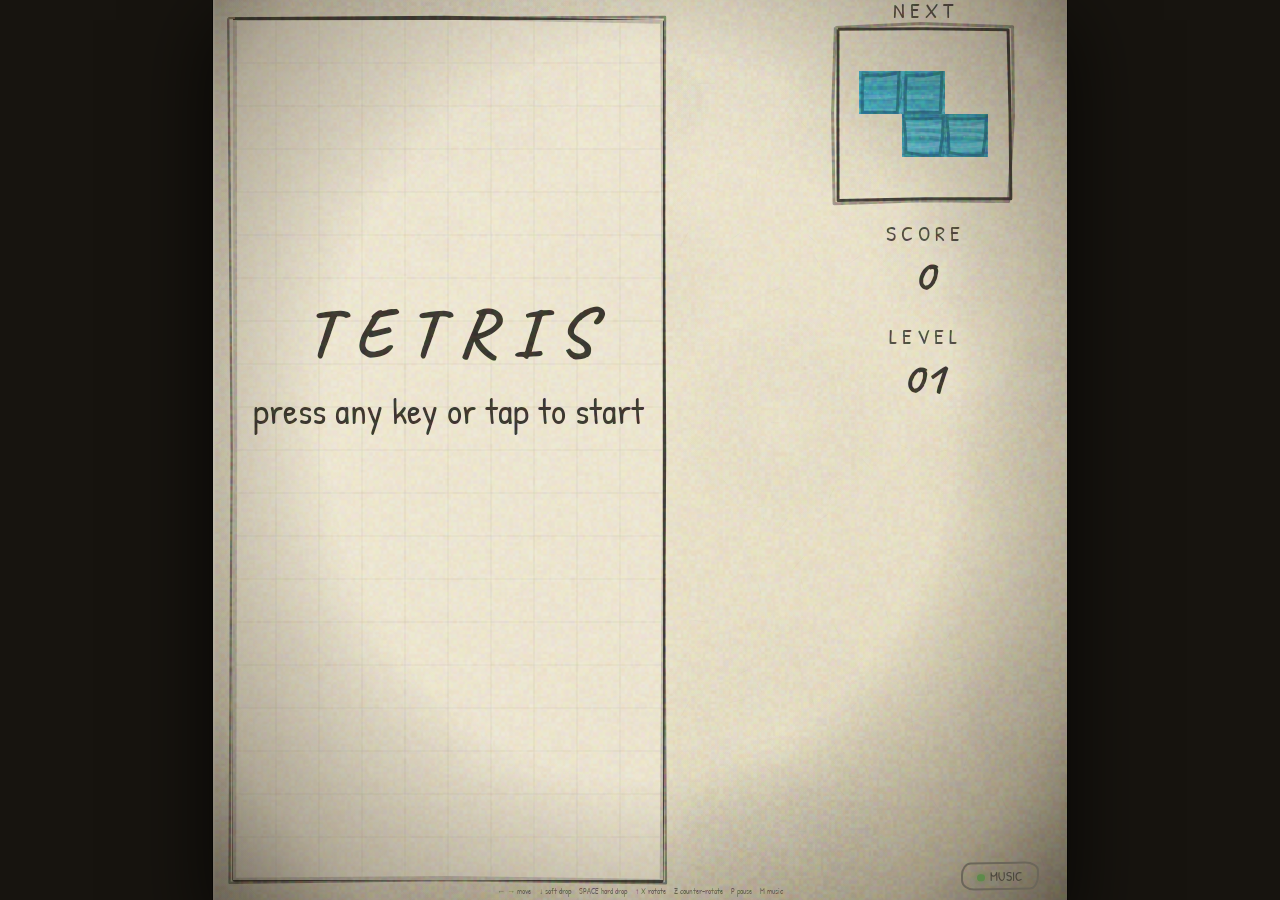
<file: tetris-droid/index.html>
<!DOCTYPE html>
<html lang="en">
<head>
<meta charset="UTF-8">
<meta name="viewport" content="width=device-width, initial-scale=1.0">
<title>RETRO TETRIS — film grain edition</title>
<link rel="preconnect" href="https://fonts.googleapis.com">
<link rel="preconnect" href="https://fonts.gstatic.com" crossorigin>
<link href="https://fonts.googleapis.com/css2?family=Caveat:wght@500;700&family=Patrick+Hand&display=swap" rel="stylesheet">
<style>
  :root{
    --ink:#3d3a33;
    --paper:#e8e0c9;
  }
  *{margin:0;padding:0;box-sizing:border-box}
  html,body{height:100%}
  body{
    background:#17140f;
    overflow:hidden;
    font-family:'Patrick Hand','Segoe Print','Comic Sans MS',cursive;
    color:var(--ink);
    -webkit-user-select:none;user-select:none;
  }
  #wrap{
    position:fixed;inset:0;
    display:flex;align-items:center;justify-content:center;
  }
  #stage{
    position:relative;
    box-shadow:0 30px 80px rgba(0,0,0,.75), 0 0 0 1px rgba(0,0,0,.4);
  }
  canvas{display:block}
  #paper,#game{position:absolute;inset:0}
  #grain{
    position:absolute;inset:0;
    pointer-events:none;
    mix-blend-mode:overlay;
    opacity:.38;
  }
  #vignette{
    position:absolute;inset:0;pointer-events:none;
    background:
      radial-gradient(ellipse at 50% 46%, rgba(0,0,0,0) 52%, rgba(30,20,8,.28) 82%, rgba(15,8,2,.55) 100%);
  }
  #flash{position:absolute;inset:0;pointer-events:none;background:#fff;opacity:0}
  #hud{
    position:absolute;top:0;right:0;bottom:0;
    display:flex;flex-direction:column;align-items:flex-end;
    justify-content:flex-end;
    padding:0 2.2vw 2.2vh;
    pointer-events:none;
  }
  #musicBtn{
    pointer-events:auto;
    font-family:inherit;font-size:clamp(13px,1.5vh,20px);
    color:#4a463c;
    background:transparent;
    border:2px solid #6b665a;
    border-radius:10px 14px 9px 13px / 13px 9px 14px 10px;
    padding:.35vh 1.1vw;
    cursor:pointer;
    transform:rotate(-1deg);
    transition:transform .12s, background .12s;
  }
  #musicBtn:hover{background:rgba(90,85,70,.12);transform:rotate(-1deg) scale(1.05)}
  #musicBtn .led{
    display:inline-block;width:.55em;height:.55em;border-radius:50%;
    background:#8a8577;margin-right:.4em;vertical-align:baseline;
    box-shadow:inset 0 0 2px rgba(0,0,0,.4);
  }
  #musicBtn.on .led{background:#5d8a4a;box-shadow:0 0 6px rgba(93,138,74,.8)}
  #touch{
    position:absolute;left:0;bottom:0;right:0;
    display:none;
    justify-content:space-between;
    padding:10px 14px;
    gap:8px;
  }
  #touch button{
    font-family:inherit;font-size:20px;
    background:rgba(70,65,52,.85);color:#e8e0c9;
    border:none;border-radius:12px;
    padding:12px 16px;
    touch-action:none;
  }
  @media (pointer:coarse){ #touch{display:flex} }
</style>
</head>
<body>
<div id="wrap">
  <div id="stage">
    <canvas id="paper"></canvas>
    <canvas id="game"></canvas>
    <canvas id="grain"></canvas>
    <div id="vignette"></div>
    <div id="flash"></div>
    <div id="hud">
      <button id="musicBtn" class="on"><span class="led"></span>MUSIC</button>
    </div>
    <div id="touch">
      <button data-a="left">◀</button>
      <button data-a="down">▼</button>
      <button data-a="rot">⟳</button>
      <button data-a="drop">⤓</button>
    </div>
  </div>
</div>

<script>
'use strict';
/* ============================================================
   RETRO TETRIS — film grain edition
   Paper & crayon art, rolling grain, synthesized audio.
   ============================================================ */

/* ---------- layout ---------- */
const COLS = 10, ROWS = 20;
let W = 0, H = 0, scale = 1;        // scale = px per cell
let bx = 0, by = 0;                 // board origin (px)
let cell = 32;

const stage   = document.getElementById('stage');
const paperC  = document.getElementById('paper');
const gameC   = document.getElementById('game');
const grainC  = document.getElementById('grain');
const pctx = paperC.getContext('2d');
const gctx = gameC.getContext('2d');
const grctx = grainC.getContext('2d');
const flashEl = document.getElementById('flash');
const musicBtn = document.getElementById('musicBtn');

function resize(){
  const hudW = Math.round(window.innerWidth * 0.30);
  const availW = window.innerWidth - hudW - 24;
  const availH = window.innerHeight - 24;
  const s = Math.floor(Math.min(availW / COLS, availH / ROWS));
  scale = Math.max(14, Math.min(s, 52));
  const bw = scale * COLS, bh = scale * ROWS;
  W = Math.max(320, bw + hudW + 40);
  H = bh + 60;
  for (const c of [paperC, gameC]){
    c.width = W; c.height = H;
  }
  grainC.width = Math.ceil(W / 2);
  grainC.height = Math.ceil(H / 2);
  grainC.style.width = W + 'px';
  grainC.style.height = H + 'px';
  stage.style.width = W + 'px';
  stage.style.height = H + 'px';
  bx = Math.round((W - hudW - bw) / 2);
  by = 30;
  cell = scale;
  buildTiles();
  drawPaper();
}
window.addEventListener('resize', resize);

/* ---------- palette (muted crayon, from the reference) ---------- */
const PALETTE = [
  null,
  { base:'#4a7ec9', dark:'#2c5591', lite:'#83aade' }, // I blue
  { base:'#8b5fd4', dark:'#5d3b96', lite:'#b191e2' }, // O purple
  { base:'#d4502f', dark:'#93301b', lite:'#e4876d' }, // T red
  { base:'#43a05f', dark:'#2b6c40', lite:'#7cc493' }, // S green
  { base:'#3f9db3', dark:'#2a6d80', lite:'#7cc4d4' }, // Z teal
  { base:'#e0a52e', dark:'#a4741a', lite:'#ecc36a' }, // L yellow
  { base:'#d97a26', dark:'#9c5315', lite:'#e5a45e' }, // J orange
];

/* ---------- hand-drawn helpers ---------- */
function mkCanvas(w, h){ const c = document.createElement('canvas'); c.width = w; c.height = h; return c; }

function wobblyRect(ctx, x, y, w, h, mag, pass, seed){
  // one pass of a sketchy line around a rect
  const r = (n) => { const s = Math.sin(seed * 12.9898 + pass * 78.233 + n * 37.719) * 43758.5453; return (s - Math.floor(s)) * 2 - 1; };
  const p = mag * 0.9;
  ctx.beginPath();
  const pts = [
    [x + r(1)*p, y + r(2)*p], [x + w/2 + r(3)*p, y + r(4)*p], [x + w + r(5)*p, y + r(6)*p],
    [x + w + r(7)*p, y + h/2 + r(8)*p], [x + w + r(9)*p, y + h + r(10)*p],
    [x + w/2 + r(11)*p, y + h + r(12)*p], [x + r(13)*p, y + h + r(14)*p],
    [x + r(15)*p, y + h/2 + r(16)*p], [x + r(1)*p, y + r(2)*p]
  ];
  ctx.moveTo(pts[0][0], pts[0][1]);
  for (let i = 1; i < pts.length; i++) ctx.lineTo(pts[i][0], pts[i][1]);
  ctx.stroke();
}

/* crayon-scribble fill texture per cell color */
let tiles = [];
function buildTiles(){
  tiles = [null];
  const s = Math.max(8, Math.round(scale));
  for (let c = 1; c <= 7; c++){
    const variants = [];
    for (let v = 0; v < 3; v++){
      const t = mkCanvas(s, s);
      const tc = t.getContext('2d');
      const col = PALETTE[c];
      tc.fillStyle = col.base;
      tc.fillRect(0, 0, s, s);
      // scribble streaks
      tc.lineCap = 'round';
      const n = 6 + v * 2;
      for (let i = 0; i < n; i++){
        const yy = (i + 0.5) / n * s + (Math.random() - .5) * s * .18;
        tc.strokeStyle = i % 2 ? col.lite : col.dark;
        tc.globalAlpha = 0.28 + Math.random() * 0.22;
        tc.lineWidth = s * (0.06 + Math.random() * 0.07);
        tc.beginPath();
        const x0 = -s * .1, x1 = s * 1.1;
        tc.moveTo(x0, yy);
        tc.quadraticCurveTo(s * .5, yy + (Math.random() - .5) * s * .3, x1, yy + (Math.random() - .5) * s * .15);
        tc.stroke();
      }
      tc.globalAlpha = 1;
      // paper speckle showing through
      tc.fillStyle = 'rgba(240,234,214,0.16)';
      for (let i = 0; i < s; i += 3){
        if (Math.random() < .5) tc.fillRect(Math.random() * s, Math.random() * s, 1.5, 1.5);
      }
      // sketchy double outline
      tc.strokeStyle = col.dark;
      tc.lineWidth = Math.max(1.4, s * 0.07);
      wobblyRect(tc, s*0.08, s*0.08, s*0.84, s*0.84, s*0.05, 0, c * 7 + v * 13);
      tc.globalAlpha = 0.55;
      tc.lineWidth = Math.max(1, s * 0.045);
      wobblyRect(tc, s*0.05, s*0.05, s*0.9, s*0.9, s*0.07, 1, c * 3 + v * 5);
      tc.globalAlpha = 1;
      variants.push(t);
    }
    tiles.push({ c, variants });
  }
}

/* ---------- static paper background ---------- */
function drawPaper(){
  const ctx = pctx;
  ctx.clearRect(0, 0, W, H);
  // base paper
  const g = ctx.createLinearGradient(0, 0, W, H);
  g.addColorStop(0, '#ece4cd');
  g.addColorStop(.5, '#e6ddc3');
  g.addColorStop(1, '#ddd3b6');
  ctx.fillStyle = g;
  ctx.fillRect(0, 0, W, H);
  // fibers
  ctx.strokeStyle = 'rgba(120,110,85,0.05)';
  ctx.lineWidth = 1;
  for (let i = 0; i < 260; i++){
    const x = Math.random() * W, y = Math.random() * H, a = Math.random() * Math.PI, l = 4 + Math.random() * 14;
    ctx.beginPath();
    ctx.moveTo(x, y);
    ctx.lineTo(x + Math.cos(a) * l, y + Math.sin(a) * l);
    ctx.stroke();
  }
  // mottled stains
  for (let i = 0; i < 26; i++){
    const x = Math.random() * W, y = Math.random() * H, r = 30 + Math.random() * 120;
    const rg = ctx.createRadialGradient(x, y, 0, x, y, r);
    const dark = Math.random() < .5;
    rg.addColorStop(0, dark ? 'rgba(105,90,55,0.05)' : 'rgba(255,252,235,0.06)');
    rg.addColorStop(1, 'rgba(0,0,0,0)');
    ctx.fillStyle = rg;
    ctx.beginPath(); ctx.arc(x, y, r, 0, 7); ctx.fill();
  }
  // edge scuff
  const eg = ctx.createRadialGradient(W/2, H/2, Math.min(W,H)*.35, W/2, H/2, Math.max(W,H)*.75);
  eg.addColorStop(0, 'rgba(0,0,0,0)');
  eg.addColorStop(1, 'rgba(90,75,45,0.18)');
  ctx.fillStyle = eg;
  ctx.fillRect(0, 0, W, H);

  const bX = bx, bY = by, bW = scale * COLS, bH = scale * ROWS;

  // graph-paper grid inside board
  ctx.strokeStyle = 'rgba(95,90,72,0.38)';
  ctx.lineWidth = 1;
  ctx.beginPath();
  for (let i = 1; i < COLS; i++){
    const x = bX + i * scale;
    ctx.moveTo(x, bY); ctx.lineTo(x, bY + bH);
  }
  for (let i = 1; i < ROWS; i++){
    const y = bY + i * scale;
    ctx.moveTo(bX, y); ctx.lineTo(bX + bW, y);
  }
  ctx.stroke();

  // board border — triple sketchy pass
  ctx.strokeStyle = '#3d3a33';
  ctx.lineWidth = Math.max(1.6, scale * 0.09);
  ctx.lineJoin = 'round';
  wobblyRect(ctx, bX, bY, bW, bH, scale * 0.06, 0, 11);
  ctx.globalAlpha = .6;
  ctx.lineWidth = Math.max(1.1, scale * 0.055);
  wobblyRect(ctx, bX - 2, bY - 2, bW + 4, bH + 4, scale * 0.08, 1, 29);
  ctx.globalAlpha = 1;

  // right column: NEXT box (top, aligned with board top)
  const ns = scale * 4;
  const nx = W - Math.round(W * 0.30) + Math.round(W * 0.03);
  const ny = by + 8;
  ctx.strokeStyle = '#3d3a33';
  ctx.lineWidth = Math.max(1.4, scale * 0.07);
  wobblyRect(ctx, nx, ny, ns, ns, scale * 0.05, 0, 47);
  ctx.globalAlpha = .5;
  wobblyRect(ctx, nx - 2, ny - 2, ns + 4, ns + 4, scale * 0.07, 1, 61);
  ctx.globalAlpha = 1;

  // hand-drawn labels (values drawn on the dynamic layer)
  const cx = nx + ns / 2;
  const scoreLabelY = ny + ns + Math.round(scale * 0.95);
  const scoreValY = scoreLabelY + Math.round(scale * 1.15);
  const levelLabelY = scoreValY + Math.round(scale * 1.25);
  const levelValY = levelLabelY + Math.round(scale * 1.15);
  ctx.fillStyle = '#4a463c';
  ctx.textAlign = 'center';
  ctx.font = Math.max(13, Math.round(scale * 0.52)) + "px 'Patrick Hand', cursive";
  ctx.fillText('N E X T', cx, ny - 10);
  ctx.fillText('S C O R E', cx, scoreLabelY);
  ctx.fillText('L E V E L', cx, levelLabelY);
  window.__nextBox = { x: nx, y: ny, s: ns, cx, scoreValY, levelValY };
}

/* ---------- tetromino data (SRS) ---------- */
const SHAPES = {
  I: [[0,1],[1,1],[2,1],[3,1]],
  O: [[1,0],[2,0],[1,1],[2,1]],
  T: [[1,0],[0,1],[1,1],[2,1]],
  S: [[1,0],[2,0],[0,1],[1,1]],
  Z: [[0,0],[1,0],[1,1],[2,1]],
  L: [[2,0],[0,1],[1,1],[2,1]],
  J: [[0,0],[0,1],[1,1],[2,1]],
};
const COLORS = { I:1, O:2, T:3, S:4, Z:5, L:6, J:7 };
const KICKS = {
  '0>1': [[0,0],[-1,0],[1,0],[0,-1],[-1,-1],[1,-1],[0,1]],
  '1>0': [[0,0],[1,0],[-1,0],[0,1],[1,1],[-1,1],[0,-1]],
  '1>2': [[0,0],[1,0],[-1,0],[0,1],[1,1],[-1,1],[0,-1]],
  '2>1': [[0,0],[-1,0],[1,0],[0,-1],[-1,-1],[1,-1],[0,1]],
  '2>3': [[0,0],[1,0],[-1,0],[0,1],[1,1],[-1,1],[0,-1]],
  '3>2': [[0,0],[-1,0],[1,0],[0,-1],[-1,-1],[1,-1],[0,1]],
  '3>0': [[0,0],[-1,0],[1,0],[0,-1],[-1,-1],[1,-1],[0,1]],
  '0>3': [[0,0],[1,0],[-1,0],[0,1],[1,1],[-1,1],[0,-1]],
};
function rotateCells(cells, dir){
  return cells.map(([x, y]) => dir === 1 ? [3 - y, x] : [y, 3 - x]);
}

/* ---------- game state ---------- */
let board, variants;               // board[r][c] = color idx or 0
let cur = null, ghostY = 0;
let renderX = 0, renderRot = 0;    // animated render state
let nextType = null;
let bag = [];
let score = 0, lines = 0, level = 1;
let state = 'start';               // start | play | clear | pause | over
let dropTimer = 0, dropInterval = 1000;
let lockTimer = 0, lockResets = 0, grounded = false;
let clearRows = [], clearT = 0;
let combo = 0;
let scorePopups = [];
let particles = [];
let shakeT = 0, shakeMag = 0;
let spinT = 0;                     // rotation squash anim
let lastT = 0;

function newBag(){
  const t = ['I','O','T','S','Z','L','J'];
  for (let i = t.length - 1; i > 0; i--){
    const j = Math.floor(Math.random() * (i + 1));
    [t[i], t[j]] = [t[j], t[i]];
  }
  return t;
}
function nextTypeFromBag(){
  if (!bag.length) bag = newBag();
  return bag.pop();
}
function spawn(){
  const type = nextType || (nextType = nextTypeFromBag());
  nextType = nextTypeFromBag();
  cur = {
    type,
    cells: SHAPES[type].slice(),
    rot: 0,
    x: type === 'O' ? 4 : 3,
    y: type === 'I' ? -1 : 0,
  };
  if (type === 'I') cur.y = -1;
  grounded = false;
  lockTimer = 0;
  lockResets = 0;
  renderX = cur.x;
  renderRot = 0;
  if (collides(cur.cells, cur.x, cur.y)){
    gameOver();
    return;
  }
  updateGhost();
  drawNext();
}
function collides(cells, ox, oy){
  for (const [cx, cy] of cells){
    const x = ox + cx, y = oy + cy;
    if (x < 0 || x >= COLS || y >= ROWS) return true;
    if (y >= 0 && board[y][x]) return true;
  }
  return false;
}
function updateGhost(){
  ghostY = cur.y;
  while (!collides(cur.cells, cur.x, ghostY + 1)) ghostY++;
}
function tryMove(dx, dy){
  if (state !== 'play' || !cur) return false;
  if (!collides(cur.cells, cur.x + dx, cur.y + dy)){
    cur.x += dx; cur.y += dy;
    if (dy > 0) { if (grounded) {} }
    if (dy <= 0) resetLock();
    updateGhost();
    return true;
  }
  return false;
}
function resetLock(){
  if (grounded && lockResets < 15){
    lockTimer = 0;
    lockResets++;
  }
}
function tryRotate(dir){
  if (state !== 'play' || !cur) return;
  if (cur.type === 'O'){ sfx('rot'); return; }
  const from = cur.rot, to = (cur.rot + dir + 4) % 4;
  const rotated = rotateCells(cur.cells, dir);
  const kicks = KICKS[from + '>' + to];
  for (const [kx, ky] of kicks){
    if (!collides(rotated, cur.x + kx, cur.y - ky)){
      cur.cells = rotated;
      cur.x += kx; cur.y -= ky;
      cur.rot = to;
      spinT = 1;
      resetLock();
      updateGhost();
      sfx('rot');
      return;
    }
  }
}
function softDrop(){
  if (state !== 'play') return;
  if (tryMove(0, 1)){
    score += 1;
    dropTimer = 0;
    grounded = collides(cur.cells, cur.x, cur.y + 1);
  }
}
function hardDrop(){
  if (state !== 'play' || !cur) return;
  let d = 0;
  while (!collides(cur.cells, cur.x, cur.y + 1)){ cur.y++; d++; }
  score += d * 2;
  shake(d * 0.8, 3 + d * 0.15);
  sfx('drop');
  lockPiece();
}
function lockPiece(){
  if (!cur) return;
  for (const [cx, cy] of cur.cells){
    const x = cur.x + cx, y = cur.y + cy;
    if (y >= 0){
      board[y][x] = COLORS[cur.type];
      variants[y][x] = (x * 7 + y * 13 + Math.floor(Math.random() * 3)) % 3;
    }
  }
  cur = null;
  sfx('lock');
  const rows = [];
  for (let r = 0; r < ROWS; r++){
    if (board[r].every(v => v)) rows.push(r);
  }
  if (rows.length){
    state = 'clear';
    clearT = 0;
    clearRows = rows;
    combo++;
    const base = [0, 100, 300, 500, 800][rows.length];
    const pts = base * level + (combo > 1 ? 50 * (combo - 1) * level : 0);
    score += pts;
    lines += rows.length;
    const newLevel = Math.floor(lines / 10) + 1;
    if (newLevel > level){
      level = newLevel;
      dropInterval = Math.max(90, 850 * Math.pow(0.85, level - 1));
      sfx('level');
      popup('LEVEL ' + String(level).padStart(2, '0'), bx + scale * COLS / 2, by + scale * 3, 1.3);
    }
    popup('+' + pts, bx + scale * COLS / 2, by + scale * (ROWS - rows.length) - scale, rows.length > 2 ? 1.2 : 1);
    if (rows.length === 4){
      shake(26, 9);
      flash(0.5);
      sfx('tetris');
    } else {
      shake(rows.length * 5, 2 + rows.length);
      sfx('clear');
    }
    spawnDust(rows);
  } else {
    combo = 0;
    spawn();
  }
  updateHud();
}
function finishClear(){
  clearRows.sort((a, b) => a - b);
  for (const r of clearRows){
    for (let c = 0; c < COLS; c++){
      for (let y = r; y > 0; y--){
        board[y][c] = board[y - 1][c];
        variants[y][c] = variants[y - 1][c];
      }
      board[0][c] = 0;
      variants[0][c] = 0;
    }
  }
  clearRows = [];
  state = 'play';
  dropTimer = 0;
  spawn();
}
function gameOver(){
  state = 'over';
  cur = null;
  sfx('over');
  shake(30, 10);
  flash(0.25);
}
function startGame(){
  board = Array.from({ length: ROWS }, () => new Array(COLS).fill(0));
  variants = Array.from({ length: ROWS }, () => new Array(COLS).fill(0));
  score = 0; lines = 0; level = 1; combo = 0;
  dropInterval = 850;
  dropTimer = 0;
  scorePopups = [];
  particles = [];
  bag = [];
  nextType = null;
  state = 'play';
  updateHud();
  spawn();
  sfx('start');
}
function updateHud(){ /* score & level are drawn on the canvas in render() */ }
function popup(text, x, y, size){
  scorePopups.push({ text, x, y, t: 0, size: size || 1 });
}
function spawnDust(rows){
  for (const r of rows){
    for (let i = 0; i < 14; i++){
      particles.push({
        x: bx + Math.random() * scale * COLS,
        y: by + (r + 0.5) * scale,
        vx: (Math.random() - .5) * 160,
        vy: -40 - Math.random() * 120,
        life: 0.5 + Math.random() * 0.5,
        t: 0,
        s: 1.5 + Math.random() * 2.5,
        col: Math.random() < .5 ? 'rgba(240,234,214,' : 'rgba(120,110,85,',
      });
    }
  }
}
function shake(t, mag){
  shakeT = Math.max(shakeT, t / 1000);
  shakeMag = Math.max(shakeMag, mag);
}
function flash(a){
  flashEl.style.transition = 'none';
  flashEl.style.opacity = a;
  requestAnimationFrame(() => {
    flashEl.style.transition = 'opacity .45s ease-out';
    flashEl.style.opacity = 0;
  });
}

/* ---------- next preview (drawn on the dynamic layer) ---------- */
function drawNext(){
  const L = window.__nextBox;
  if (!L || !nextType) return;
  const s = scale;
  const cells = SHAPES[nextType];
  const minX = Math.min(...cells.map(p => p[0])), maxX = Math.max(...cells.map(p => p[0]));
  const minY = Math.min(...cells.map(p => p[1])), maxY = Math.max(...cells.map(p => p[1]));
  const offX = (4 - (maxX - minX + 1)) / 2 - minX;
  const offY = (4 - (maxY - minY + 1)) / 2 - minY;
  for (const [cx, cy] of cells){
    const t = tiles[COLORS[nextType]].variants[(cx * 3 + cy * 5) % 3];
    gctx.drawImage(t, Math.round(L.x + (offX + cx) * s), Math.round(L.y + (offY + cy) * s), s, s);
  }
}

/* ============================================================
   AUDIO — all synthesized (Web Audio)
   ============================================================ */
let AC = null, master = null, musicGain = null, musicOn = true, musicTimer = null, musicStep = 0;
function initAudio(){
  if (AC) return;
  try {
    AC = new (window.AudioContext || window.webkitAudioContext)();
    master = AC.createGain();
    master.gain.value = 0.8;
    master.connect(AC.destination);
    musicGain = AC.createGain();
    musicGain.gain.value = musicOn ? 0.5 : 0;
    musicGain.connect(master);
  } catch (e) { AC = null; }
}
function env(g, t0, a, d, peak){
  g.gain.setValueAtTime(0.0001, t0);
  g.gain.exponentialRampToValueAtTime(peak, t0 + a);
  g.gain.exponentialRampToValueAtTime(0.0001, t0 + a + d);
}
function tone(freq, dur, type, vol, slideTo, dest){
  if (!AC) return;
  const t0 = AC.currentTime;
  const o = AC.createOscillator();
  const g = AC.createGain();
  o.type = type || 'square';
  o.frequency.setValueAtTime(freq, t0);
  if (slideTo) o.frequency.exponentialRampToValueAtTime(Math.max(20, slideTo), t0 + dur);
  env(g, t0, 0.005, dur, vol || 0.2);
  o.connect(g); g.connect(dest || master);
  o.start(t0); o.stop(t0 + dur + 0.05);
}
function noiseBurst(dur, vol, filterFreq, q){
  if (!AC) return;
  const t0 = AC.currentTime;
  const len = Math.max(1, Math.floor(AC.sampleRate * dur));
  const buf = AC.createBuffer(1, len, AC.sampleRate);
  const d = buf.getChannelData(0);
  for (let i = 0; i < len; i++) d[i] = (Math.random() * 2 - 1) * (1 - i / len);
  const src = AC.createBufferSource();
  src.buffer = buf;
  const f = AC.createBiquadFilter();
  f.type = 'lowpass'; f.frequency.value = filterFreq || 800; f.Q.value = q || 0.7;
  const g = AC.createGain();
  env(g, t0, 0.004, dur, vol || 0.3);
  src.connect(f); f.connect(g); g.connect(master);
  src.start(t0);
}
function sfx(name){
  if (!AC) return;
  switch (name){
    case 'move':  tone(210, 0.03, 'square', 0.05); break;
    case 'rot':   tone(330, 0.05, 'square', 0.08, 440); break;
    case 'drop':  tone(150, 0.12, 'sine', 0.35, 55); noiseBurst(0.08, 0.15, 500); break;
    case 'lock':  tone(120, 0.05, 'triangle', 0.2); noiseBurst(0.03, 0.08, 1200); break;
    case 'clear':
      [523, 659, 784].forEach((f, i) => setTimeout(() => tone(f, 0.09, 'square', 0.14), i * 55));
      break;
    case 'tetris':
      [523, 659, 784, 1047, 1319].forEach((f, i) => setTimeout(() => tone(f, 0.12, 'square', 0.16), i * 60));
      noiseBurst(0.25, 0.12, 3000, 2);
      break;
    case 'level':
      [392, 523, 659, 784].forEach((f, i) => setTimeout(() => tone(f, 0.1, 'triangle', 0.2), i * 70));
      break;
    case 'over':
      [392, 330, 262, 196, 131].forEach((f, i) => setTimeout(() => tone(f, 0.22, 'sawtooth', 0.14), i * 130));
      break;
    case 'start':
      [262, 392, 523].forEach((f, i) => setTimeout(() => tone(f, 0.08, 'square', 0.12), i * 60));
      break;
    case 'pause': tone(440, 0.06, 'square', 0.1, 330); break;
  }
}

/* --- chiptune loop (original, not a known theme) --- */
const MELODY = [
  392,0,523,0, 659,0,523,0, 440,0,587,0, 494,0,440,0,
  392,0,523,0, 659,0,784,0, 659,0,587,0, 494,0,0,0,
  330,0,440,0, 523,0,440,0, 392,0,494,0, 440,0,392,0,
  330,0,392,0, 494,0,587,0, 523,0,440,0, 392,0,0,0,
];
const BASS = [
  98,0,0,0, 98,0,0,0, 110,0,0,0, 110,0,0,0,
  98,0,0,0, 98,0,0,0, 110,0,0,0, 110,0,0,0,
  82,0,0,0, 82,0,0,0, 98,0,0,0, 98,0,0,0,
  82,0,0,0, 82,0,0,0, 98,0,0,0, 110,0,0,0,
];
const STEP_MS = 140;
function scheduleMusic(){
  if (!AC || !musicOn) return;
  const step = musicStep % MELODY.length;
  const t0 = AC.currentTime + 0.03;
  const m = MELODY[step];
  if (m){
    const o = AC.createOscillator(), g = AC.createGain();
    o.type = 'square';
    o.frequency.value = m;
    env(g, t0, 0.004, STEP_MS / 1000 * 0.9, 0.11);
    o.connect(g); g.connect(musicGain);
    o.start(t0); o.stop(t0 + 0.3);
  }
  const b = BASS[step];
  if (b){
    const o = AC.createOscillator(), g = AC.createGain();
    o.type = 'triangle';
    o.frequency.value = b;
    env(g, t0, 0.005, STEP_MS / 1000 * 0.95, 0.22);
    o.connect(g); g.connect(musicGain);
    o.start(t0); o.stop(t0 + 0.3);
  }
  if (step % 2 === 0){
    // hi-hat tick
    const len = Math.floor(AC.sampleRate * 0.03);
    const buf = AC.createBuffer(1, len, AC.sampleRate);
    const d = buf.getChannelData(0);
    for (let i = 0; i < len; i++) d[i] = (Math.random() * 2 - 1) * (1 - i / len);
    const src = AC.createBufferSource(); src.buffer = buf;
    const f = AC.createBiquadFilter(); f.type = 'highpass'; f.frequency.value = 6000;
    const g = AC.createGain();
    env(g, t0, 0.002, 0.03, step % 8 === 4 ? 0.08 : 0.04);
    src.connect(f); f.connect(g); g.connect(musicGain);
    src.start(t0);
  }
  musicStep++;
}
function startMusic(){
  if (!AC || musicTimer) return;
  musicStep = 0;
  musicTimer = setInterval(scheduleMusic, STEP_MS);
}
function stopMusic(){
  if (musicTimer){ clearInterval(musicTimer); musicTimer = null; }
}
function toggleMusic(){
  musicOn = !musicOn;
  musicBtn.classList.toggle('on', musicOn);
  if (AC) musicGain.gain.setTargetAtTime(musicOn ? 0.5 : 0, AC.currentTime, 0.05);
  if (musicOn && (state === 'play' || state === 'clear')) startMusic();
  else stopMusic();
}
musicBtn.addEventListener('click', (e) => {
  e.stopPropagation();
  initAudio();
  if (AC && AC.state === 'suspended') AC.resume();
  toggleMusic();
});

/* ============================================================
   ROLLING FILM GRAIN
   ============================================================ */
let grainCanvas = mkCanvas(1, 1);
let grainData = null;
let grainSeed = 0;
function ensureGrain(){
  const gw = Math.max(96, Math.ceil(W / 1.4)), gh = Math.max(96, Math.ceil(H / 1.4));
  if (grainCanvas.width !== gw || grainCanvas.height !== gh){
    grainCanvas = mkCanvas(gw, gh);
    grainData = grctx.createImageData(gw, gh);
  }
}
function renderGrain(t){
  ensureGrain();
  const gw = grainCanvas.width, gh = grainCanvas.height;
  const d = grainData.data;
  grainSeed = (grainSeed + 7) % 100000;
  // fast LCG for speed — noise centered on mid-gray so the
  // overlay blend reads as fine film grain, not mottling
  let s = grainSeed;
  for (let i = 0; i < d.length; i += 4){
    s = (s * 1664525 + 1013904223) >>> 0;
    const v = 112 + ((s & 255) >> 1);          // 112..239
    const v2 = 112 + (((s >> 8) & 255) >> 1);
    const v3 = 112 + (((s >> 16) & 255) >> 1);
    d[i]     = v;
    d[i + 1] = v2;
    d[i + 2] = v3;
    d[i + 3] = 255;
  }
  const gc = grainCanvas.getContext('2d');
  gc.putImageData(grainData, 0, 0);

  grctx.clearRect(0, 0, grainC.width, grainC.height);
  // rolling: vertical drift + wrap, like running film
  const drift = (t * 0.05) % gh;
  const jx = Math.round(Math.sin(t * 0.0031) * 8);
  grctx.imageSmoothingEnabled = false;
  grctx.drawImage(grainCanvas, jx, drift, gw, gh, 0, 0, W, H);
  grctx.drawImage(grainCanvas, jx, drift - gh, gw, gh, 0, 0, W, H);

  // film scratches (occasional vertical white lines)
  if (Math.random() < 0.06){
    const x = Math.random() * W;
    grctx.strokeStyle = 'rgba(255,250,235,' + (0.05 + Math.random() * 0.1) + ')';
    grctx.lineWidth = 1;
    grctx.beginPath();
    grctx.moveTo(x, 0);
    grctx.lineTo(x + (Math.random() - .5) * 20, H);
    grctx.stroke();
  }
  // dust specks
  if (Math.random() < 0.25){
    for (let i = 0; i < 3; i++){
      grctx.fillStyle = 'rgba(255,250,235,' + (0.06 + Math.random() * 0.12) + ')';
      grctx.beginPath();
      grctx.arc(Math.random() * W, Math.random() * H, 0.5 + Math.random() * 1.5, 0, 7);
      grctx.fill();
    }
  }
  // film flicker (subtle global brightness wobble)
  const flick = Math.sin(t * 0.021) * 0.5 + Math.sin(t * 0.0053 + 2) * 0.5;
  grctx.globalCompositeOperation = 'multiply';
  grctx.fillStyle = 'rgba(' + Math.round(245 + flick * 6) + ',243,238,1)';
  grctx.fillRect(0, 0, grainC.width, grainC.height);
  grctx.globalCompositeOperation = 'source-over';
}

/* ============================================================
   RENDER
   ============================================================ */
function drawCell(ctx, x, y, colorIdx, variant, alpha){
  const t = tiles[colorIdx].variants[variant % 3];
  ctx.globalAlpha = alpha;
  ctx.drawImage(t, Math.round(x), Math.round(y), cell, cell);
  ctx.globalAlpha = 1;
}
function render(t){
  gctx.clearRect(0, 0, W, H);
  gctx.save();
  // screen shake
  if (shakeT > 0){
    const m = shakeMag * Math.min(1, shakeT * 3);
    gctx.translate((Math.random() - .5) * m, (Math.random() - .5) * m);
  }

  // right column: next piece + score/level values
  drawNext();
  const L = window.__nextBox;
  if (L){
    gctx.textAlign = 'center';
    gctx.fillStyle = '#37342c';
    gctx.font = '700 ' + Math.round(scale * 1.1) + "px Caveat, cursive";
    gctx.fillText(String(score), L.cx, L.scoreValY);
    gctx.fillText(String(level).padStart(2, '0'), L.cx, L.levelValY);
  }

  // falling settled board (shift during clear anim)
  const shift = state === 'clear' ? Math.min(1, clearT / 0.28) : 0;
  for (let r = 0; r < ROWS; r++){
    for (let c = 0; c < COLS; c++){
      const v = board[r][c];
      if (!v) continue;
      const inClear = clearRows.includes(r);
      const yOff = inClear ? 0 : shift * scale * clearRows.length;
      if (inClear){
        // flash & crumble
        const p = clearT / 0.45;
        const a = p < 0.5 ? 1 : 1 - (p - 0.5) * 2;
        const jitter = p > 0.5 ? (Math.random() - .5) * p * 8 : 0;
        drawCell(gctx, bx + c * scale + jitter, by + r * scale + jitter, v, variants[r][c], Math.max(0, a));
        if (p < 0.4){
          gctx.globalAlpha = (0.4 - p) * 1.4;
          gctx.fillStyle = '#fffef2';
          gctx.fillRect(bx + c * scale, by + r * scale, scale, scale);
          gctx.globalAlpha = 1;
        }
      } else {
        drawCell(gctx, bx + c * scale, by + r * scale + yOff, v, variants[r][c], 1);
      }
    }
  }

  // ghost + current piece (animated)
  if (cur && (state === 'play' || state === 'pause')){
    renderX += (cur.x - renderX) * 0.55;
    if (Math.abs(cur.x - renderX) < 0.01) renderX = cur.x;
    const px = bx + renderX * scale;
    const py = by + cur.y * scale;
    // ghost
    if (ghostY > cur.y){
      gctx.globalAlpha = 0.3;
      gctx.strokeStyle = PALETTE[COLORS[cur.type]].dark;
      gctx.lineWidth = 1.5;
      gctx.setLineDash([4, 3]);
      for (const [cx, cy] of cur.cells){
        gctx.strokeRect(px + cx * scale + 2, by + ghostY * scale + cy * scale + 2, scale - 4, scale - 4);
      }
      gctx.setLineDash([]);
      gctx.globalAlpha = 1;
    }
    // rotation squash
    let sx = 1, sy = 1;
    if (spinT > 0){
      const k = Math.sin(spinT * Math.PI);
      sx = 1 - 0.18 * k;
      sy = 1 + 0.18 * k;
    }
    for (const [cx, cy] of cur.cells){
      const cxp = px + (cx + 0.5) * scale;
      const cyp = py + (cy + 0.5) * scale;
      gctx.save();
      gctx.translate(cxp, cyp);
      gctx.scale(sx, sy);
      drawCell(gctx, -scale / 2, -scale / 2, COLORS[cur.type], (cx * 3 + cy * 5) % 3, 1);
      gctx.restore();
    }
  }

  // particles
  for (const p of particles){
    gctx.fillStyle = p.col + (Math.max(0, 1 - p.t / p.life) * 0.8) + ')';
    gctx.fillRect(p.x, p.y, p.s, p.s);
  }

  // score popups
  for (const p of scorePopups){
    const a = Math.max(0, 1 - p.t / 1.1);
    gctx.globalAlpha = a;
    gctx.fillStyle = '#37342c';
    gctx.font = '700 ' + Math.round(scale * 1.1 * p.size) + "px Caveat, cursive";
    gctx.textAlign = 'center';
    gctx.fillText(p.text, p.x, p.y - p.t * 30);
    gctx.globalAlpha = 1;
  }

  // overlays
  if (state === 'start' || state === 'over' || state === 'pause'){
    gctx.fillStyle = 'rgba(236,228,205,0.72)';
    gctx.fillRect(bx, by, scale * COLS, scale * ROWS);
    gctx.textAlign = 'center';
    const cxp = bx + scale * COLS / 2;
    const cyp = by + scale * ROWS / 2;
    if (state === 'start'){
      gctx.fillStyle = '#37342c';
      gctx.font = '700 ' + Math.round(scale * 1.6) + "px Caveat, cursive";
      gctx.fillText('T E T R I S', cxp, cyp - scale * 2.2);
      gctx.font = Math.round(scale * 0.85) + "px 'Patrick Hand', cursive";
      gctx.fillText('press any key or tap to start', cxp, cyp - scale * 0.6);
      // key hints as a footnote across the bottom margin
      gctx.font = Math.min(scale * 0.55, Math.floor(W / 105)) + "px 'Patrick Hand', cursive";
      gctx.fillStyle = '#6a6455';
      gctx.fillText('← → move    ↓ soft drop    SPACE hard drop    ↑ X rotate    Z counter-rotate    P pause    M music', W / 2, H - 16);
    } else if (state === 'over'){
      gctx.fillStyle = '#7a2f1d';
      gctx.font = '700 ' + Math.round(scale * 1.5) + "px Caveat, cursive";
      gctx.fillText('G A M E   O V E R', cxp, cyp - scale * 1.2);
      gctx.fillStyle = '#37342c';
      gctx.font = Math.round(scale * 0.9) + "px 'Patrick Hand', cursive";
      gctx.fillText('score  ' + score, cxp, cyp);
      gctx.font = Math.round(scale * 0.75) + "px 'Patrick Hand', cursive";
      gctx.fillStyle = '#5a5548';
      gctx.fillText('press any key to play again', cxp, cyp + scale * 1.3);
    } else {
      gctx.fillStyle = '#37342c';
      gctx.font = '700 ' + Math.round(scale * 1.3) + "px Caveat, cursive";
      gctx.fillText('P A U S E D', cxp, cyp);
      gctx.font = Math.round(scale * 0.75) + "px 'Patrick Hand', cursive";
      gctx.fillStyle = '#5a5548';
      gctx.fillText('press P to resume', cxp, cyp + scale * 1.1);
    }
  }

  gctx.restore();
}

/* ============================================================
   UPDATE LOOP
   ============================================================ */
function update(dt, t){
  // decay
  if (shakeT > 0) shakeT = Math.max(0, shakeT - dt);
  if (spinT > 0) spinT = Math.max(0, spinT - dt * 6);
  for (const p of particles){
    p.t += dt;
    p.x += p.vx * dt;
    p.y += p.vy * dt;
    p.vy += 300 * dt;
  }
  particles = particles.filter(p => p.t < p.life);
  for (const p of scorePopups) p.t += dt;
  scorePopups = scorePopups.filter(p => p.t < 1.1);

  if (state === 'clear'){
    clearT += dt;
    if (clearT >= 0.45) finishClear();
    return;
  }
  if (state !== 'play' || !cur) return;

  // lock delay + gravity
  const onGround = collides(cur.cells, cur.x, cur.y + 1);
  if (onGround){
    if (!grounded){ grounded = true; lockTimer = 0; }
    lockTimer += dt * 1000;
    if (lockTimer >= 500){
      lockPiece();
      return;
    }
  } else {
    grounded = false;
    lockTimer = 0;
  }
  dropTimer += dt * 1000;
  if (dropTimer >= dropInterval){
    dropTimer = 0;
    if (!tryMove(0, 1)){
      // piece can't fall; handled by lock delay above
    }
  }
}

function frame(t){
  const dt = Math.min(0.05, (t - lastT) / 1000 || 0.016);
  lastT = t;
  update(dt, t);
  render(t);
  renderGrain(t);
  requestAnimationFrame(frame);
}

/* ============================================================
   INPUT
   ============================================================ */
let lastMoveT = 0;
function handleKeyAction(a, isRepeat){
  if (state === 'start' || state === 'over'){
    if (a !== 'music') startGame();
    return;
  }
  if (state === 'pause'){
    if (a === 'pause') resumeGame();
    return;
  }
  switch (a){
    case 'left':
      if (tryMove(-1, 0)){
        const now = performance.now();
        if (now - lastMoveT > 120) sfx('move');
        lastMoveT = now;
      }
      break;
    case 'right':
      if (tryMove(1, 0)){
        const now = performance.now();
        if (now - lastMoveT > 120) sfx('move');
        lastMoveT = now;
      }
      break;
    case 'down': softDrop(); break;
    case 'rot': tryRotate(1); break;
    case 'rotr': tryRotate(-1); break;
    case 'drop': hardDrop(); break;
    case 'pause':
      if (state === 'play'){ state = 'pause'; sfx('pause'); stopMusic(); }
      break;
  }
}
function resumeGame(){
  state = 'play';
  sfx('pause');
  if (musicOn) startMusic();
}
window.addEventListener('keydown', (e) => {
  initAudio();
  if (AC && AC.state === 'suspended') AC.resume();
  let a = null;
  switch (e.code){
    case 'ArrowLeft': case 'KeyA': a = 'left'; break;
    case 'ArrowRight': case 'KeyD': a = 'right'; break;
    case 'ArrowDown': case 'KeyS': a = 'down'; break;
    case 'ArrowUp': case 'KeyW': case 'KeyX': a = 'rot'; break;
    case 'KeyZ': a = 'rotr'; break;
    case 'Space': a = 'drop'; break;
    case 'KeyP': case 'Escape': a = 'pause'; break;
    case 'KeyM': a = 'music'; break;
    default: return;
  }
  e.preventDefault();
  if (a === 'music'){ toggleMusic(); return; }
  if (e.repeat && (a === 'rot' || a === 'rotr' || a === 'drop' || a === 'pause')) return;
  handleKeyAction(a, e.repeat);
});
window.addEventListener('pointerdown', () => {
  initAudio();
  if (AC && AC.state === 'suspended') AC.resume();
  if (state === 'start' || state === 'over') startGame();
});
document.getElementById('touch').addEventListener('pointerdown', (e) => {
  const b = e.target.closest('button');
  if (!b) return;
  e.preventDefault();
  initAudio();
  if (AC && AC.state === 'suspended') AC.resume();
  const a = b.dataset.a;
  handleKeyAction(a === 'rot' ? 'rot' : a === 'drop' ? 'drop' : a, false);
});
// music only auto-starts once audio is unlocked
window.addEventListener('keydown', () => {
  if (musicOn && AC && (state === 'play' || state === 'clear') && !musicTimer) startMusic();
}, { once: false });

/* ---------- boot ---------- */
resize();
board = Array.from({ length: ROWS }, () => new Array(COLS).fill(0));
variants = Array.from({ length: ROWS }, () => new Array(COLS).fill(0));
bag = [];
nextType = nextTypeFromBag();   // show the first piece on the start screen
requestAnimationFrame(frame);
// redraw the paper once the handwriting fonts finish loading
if (document.fonts && document.fonts.ready) document.fonts.ready.then(() => drawPaper());
</script>
</body>
</html>
</file>
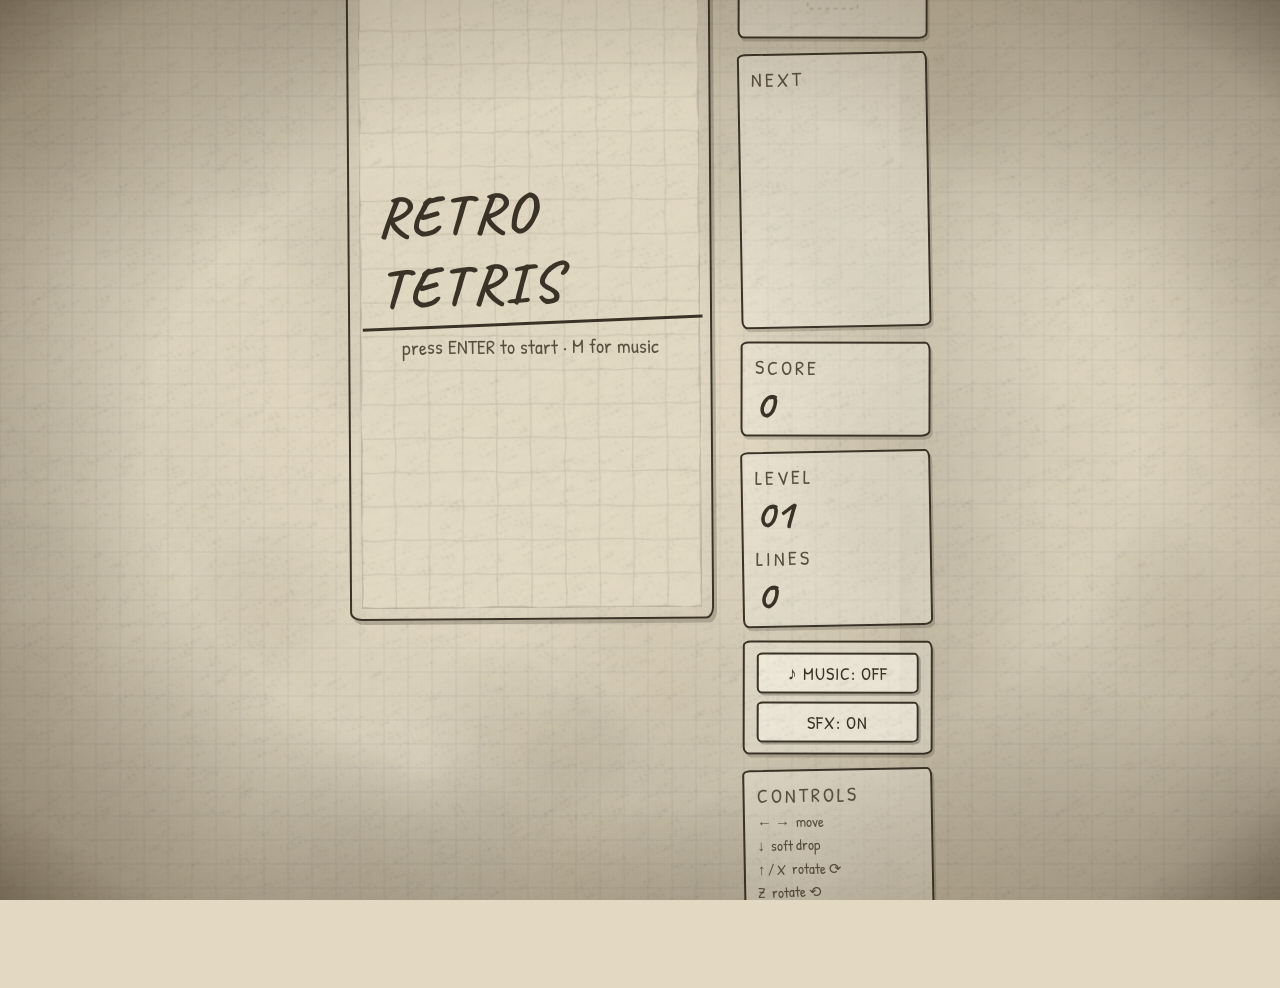
<file: tetris-grok/index.html>
<!DOCTYPE html>
<html lang="en">
<head>
<meta charset="UTF-8">
<meta name="viewport" content="width=device-width, initial-scale=1.0">
<title>Retro Tetris — Film Grain Edition</title>
<link rel="preconnect" href="https://fonts.googleapis.com">
<link rel="preconnect" href="https://fonts.gstatic.com" crossorigin>
<link href="https://fonts.googleapis.com/css2?family=Patrick+Hand&family=Caveat:wght@500;700&display=swap" rel="stylesheet">
<link rel="stylesheet" href="style.css">
</head>
<body>
  <div id="app">
    <div id="board-wrap">
      <canvas id="board"></canvas>
      <div id="overlay" class="hidden">
        <div id="overlay-title">PAUSED</div>
        <div id="overlay-sub">press P to resume</div>
      </div>
    </div>

    <aside id="side">
      <div class="panel" id="hold-panel">
        <div class="label">HOLD</div>
        <canvas id="hold"></canvas>
      </div>

      <div class="panel" id="next-panel">
        <div class="label">NEXT</div>
        <canvas id="next"></canvas>
      </div>

      <div class="panel" id="score-panel">
        <div class="label">SCORE</div>
        <div id="score" class="big">0</div>
      </div>

      <div class="panel" id="level-panel">
        <div class="label">LEVEL</div>
        <div id="level" class="big">01</div>
        <div class="label lines-label">LINES</div>
        <div id="lines" class="big">0</div>
      </div>

      <div class="panel" id="music-panel">
        <button id="music-btn" class="hand-btn" type="button">♪ MUSIC: OFF</button>
        <button id="sfx-btn" class="hand-btn" type="button">SFX: ON</button>
      </div>

      <div class="panel" id="help-panel">
        <div class="label">CONTROLS</div>
        <ul id="help">
          <li>← → &nbsp;move</li>
          <li>↓ &nbsp;soft drop</li>
          <li>↑ / X &nbsp;rotate ⟳</li>
          <li>Z &nbsp;rotate ⟲</li>
          <li>SPACE &nbsp;hard drop</li>
          <li>C &nbsp;hold</li>
          <li>P &nbsp;pause &nbsp;·&nbsp; M &nbsp;music</li>
        </ul>
      </div>
    </aside>
  </div>

  <canvas id="grain"></canvas>
  <div id="vignette"></div>

  <script src="audio.js"></script>
  <script src="game.js"></script>
</body>
</html>
</file>
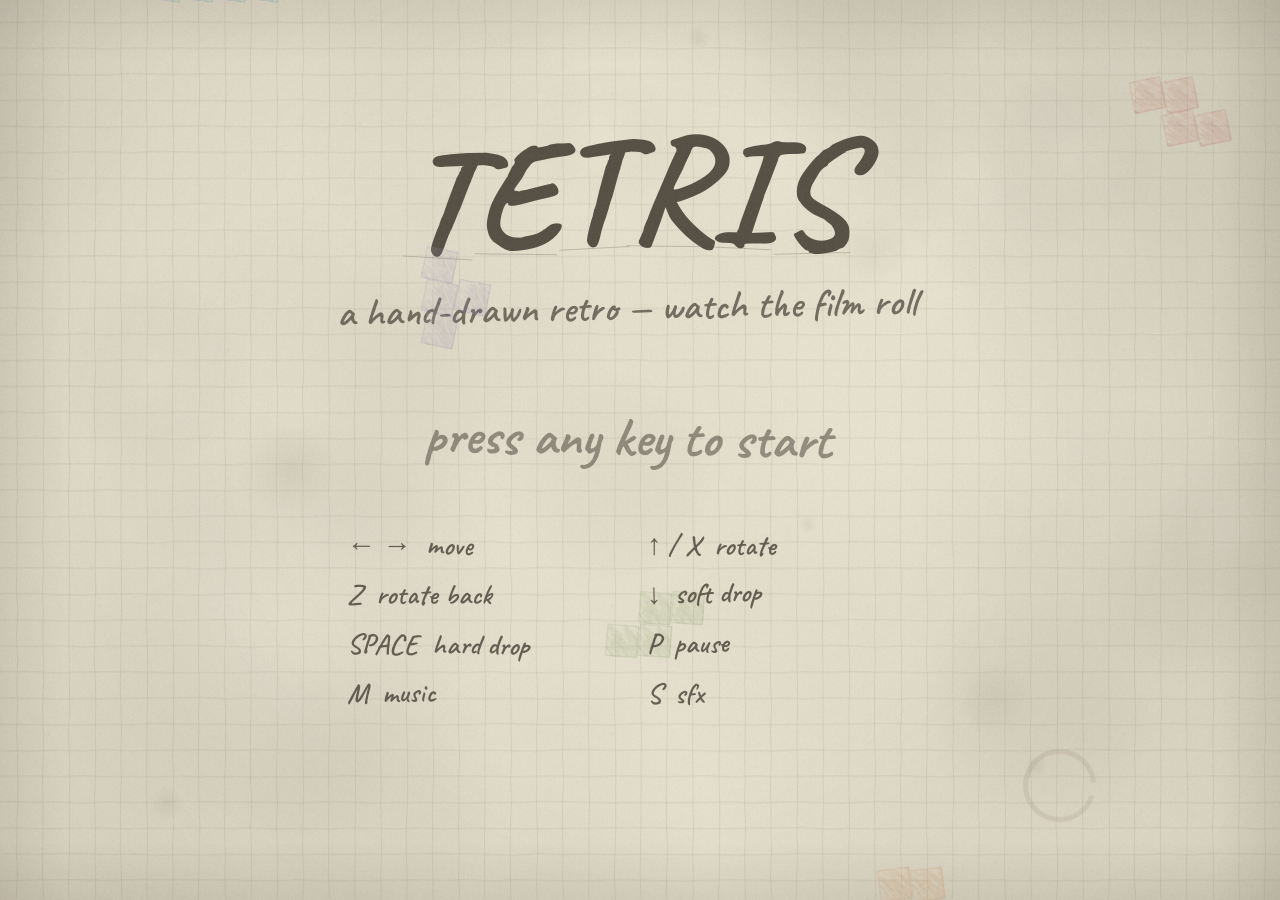
<file: tetris-hermes/index.html>
<!DOCTYPE html>
<html lang="en">
<head>
<meta charset="UTF-8">
<meta name="viewport" content="width=device-width, initial-scale=1.0">
<title>TETRIS — hand-drawn retro</title>
<link rel="preconnect" href="https://fonts.googleapis.com">
<link rel="preconnect" href="https://fonts.gstatic.com" crossorigin>
<link href="https://fonts.googleapis.com/css2?family=Caveat:wght@400;600;700&display=swap" rel="stylesheet">
<style>
  html, body {
    margin: 0; padding: 0; height: 100%; overflow: hidden;
    background: #171512;
  }
  #game {
    display: block; width: 100vw; height: 100vh;
    cursor: default;
  }
</style>
</head>
<body>
<canvas id="game"></canvas>
<script>
'use strict';
/* =====================================================================
   TETRIS — hand-drawn retro with rolling film grain
   Single-file build: procedural paper, crayon cells, WebAudio SFX +
   chiptune music, SRS rotation, 7-bag, line-clear animations, particles.
   ===================================================================== */

// ---------------------------------------------------------------- utils
function mulberry32(seed) {
  let a = seed >>> 0;
  return function() {
    a |= 0; a = (a + 0x6D2B79F5) | 0;
    let t = Math.imul(a ^ (a >>> 15), 1 | a);
    t = (t + Math.imul(t ^ (t >>> 7), 61 | t)) ^ t;
    return ((t ^ (t >>> 14)) >>> 0) / 4294967296;
  };
}
// deterministic 0..1 from (x, y, salt)
function hash2(x, y, salt) {
  let h = (x * 374761393 + y * 668265263 + salt * 1442695041) | 0;
  h = (h ^ (h >>> 13)) | 0;
  h = Math.imul(h, 1274126177);
  h = (h ^ (h >>> 16)) >>> 0;
  return h / 4294967296;
}
function clamp(v, a, b) { return v < a ? a : v > b ? b : v; }
function lerp(a, b, t) { return a + (b - a) * t; }
function hexToRgb(h) {
  return [parseInt(h.slice(1, 3), 16), parseInt(h.slice(3, 5), 16), parseInt(h.slice(5, 7), 16)];
}
function mixHex(a, b, t) {
  const A = hexToRgb(a), B = hexToRgb(b);
  return 'rgb(' + Math.round(lerp(A[0], B[0], t)) + ',' + Math.round(lerp(A[1], B[1], t)) + ',' + Math.round(lerp(A[2], B[2], t)) + ')';
}
function rgba(hex, a) {
  const c = hexToRgb(hex);
  return 'rgba(' + c[0] + ',' + c[1] + ',' + c[2] + ',' + a + ')';
}

// ---------------------------------------------------------------- canvas
const canvas = document.getElementById('game');
const ctx = canvas.getContext('2d');
let W = 0, H = 0, dpr = 1;

// layout (virtual px, recomputed on resize)
const COLS = 10, ROWS = 20, HIDDEN = 2, GRIDROWS = ROWS + HIDDEN;
let cell = 32, boardX = 0, boardY = 0, boardW = 0, boardH = 0, sideX = 0, panelDy = 0;

// pre-rendered layers
let paperC = null, gridC = null, vignetteC = null;
let noiseFrames = [];
const PAPER_PAD = 14; // extra paper margin so camera wobble never reveals edges

// ---------------------------------------------------------------- palette
const PAPER = '#e9e3d1';
const PAPER_DARK = '#cfc7ae';
const PENCIL = '#4c463c';
const PENCIL_FAINT = '#8a8272';
const GRID_LINE = '#a9a290';

const COLORS = [
  { name: 'I', base: '#3f8fa0', dark: '#2c6d7c', light: '#79c2cf' }, // teal
  { name: 'O', base: '#d3a82e', dark: '#a87f1c', light: '#e8cf6b' }, // yellow
  { name: 'T', base: '#7c5ca8', dark: '#5a3f80', light: '#a98ccc' }, // purple
  { name: 'S', base: '#5f8f3a', dark: '#446826', light: '#8fbe66' }, // green
  { name: 'Z', base: '#c1473a', dark: '#8f2f26', light: '#dd7f6f' }, // red
  { name: 'J', base: '#3c62a4', dark: '#2a477c', light: '#7396c9' }, // blue
  { name: 'L', base: '#d67d2c', dark: '#a85a19', light: '#eba25c' }, // orange
];

// ---------------------------------------------------------------- paper
function makePaper() {
  const w = W + PAPER_PAD * 2, h = H + PAPER_PAD * 2;
  const c = document.createElement('canvas');
  c.width = w; c.height = h;
  const g = c.getContext('2d');
  const rnd = mulberry32(1234567);

  // base
  g.fillStyle = PAPER;
  g.fillRect(0, 0, w, h);

  // large soft mottling (age)
  for (let i = 0; i < 26; i++) {
    const x = rnd() * w, y = rnd() * h, r = 60 + rnd() * 260;
    const grad = g.createRadialGradient(x, y, 0, x, y, r);
    const dark = rnd() > 0.5;
    grad.addColorStop(0, dark ? 'rgba(120,105,75,0.05)' : 'rgba(255,252,240,0.05)');
    grad.addColorStop(1, 'rgba(0,0,0,0)');
    g.fillStyle = grad;
    g.fillRect(x - r, y - r, r * 2, r * 2);
  }

  // fine speckle noise
  const sp = document.createElement('canvas');
  sp.width = 128; sp.height = 128;
  const sg = sp.getContext('2d');
  const sd = sg.createImageData(128, 128);
  for (let i = 0; i < sd.data.length; i += 4) {
    const v = 110 + rnd() * 120;
    sd.data[i] = v; sd.data[i + 1] = v - 6; sd.data[i + 2] = v - 18;
    sd.data[i + 3] = rnd() < 0.5 ? 0 : 14;
  }
  sg.putImageData(sd, 0, 0);
  g.globalAlpha = 0.5;
  for (let y = 0; y < h; y += 128)
    for (let x = 0; x < w; x += 128)
      g.drawImage(sp, x, y);
  g.globalAlpha = 1;

  // faint graph-paper grid (like the reference sheet)
  const step = 26;
  g.lineWidth = 1;
  for (let x = (w % step) / 2; x < w; x += step) {
    g.strokeStyle = 'rgba(140,140,120,0.16)';
    g.beginPath();
    let px = x, py = 0;
    g.moveTo(px, py);
    for (let y = 0; y <= h; y += 24) {
      px = x + (hash2(Math.round(x), Math.round(y), 7) - 0.5) * 1.6;
      g.lineTo(px, y);
    }
    g.stroke();
  }
  for (let y = (h % step) / 2; y < h; y += step) {
    g.strokeStyle = 'rgba(140,140,120,0.16)';
    g.beginPath();
    for (let x = 0; x <= w; x += 24) {
      const py = y + (hash2(Math.round(x), Math.round(y), 13) - 0.5) * 1.6;
      if (x === 0) g.moveTo(x, py); else g.lineTo(x, py);
    }
    g.stroke();
  }

  // a few stains & smudges
  for (let i = 0; i < 7; i++) {
    const x = rnd() * w, y = rnd() * h, r = 8 + rnd() * 40;
    const grad = g.createRadialGradient(x, y, 0, x, y, r);
    grad.addColorStop(0, 'rgba(96,82,58,' + (0.04 + rnd() * 0.05) + ')');
    grad.addColorStop(1, 'rgba(96,82,58,0)');
    g.fillStyle = grad;
    g.beginPath(); g.arc(x, y, r, 0, 7); g.fill();
  }
  // coffee-ish ring
  {
    const x = w * 0.82, y = h * 0.86, r = 34;
    g.strokeStyle = 'rgba(110,84,50,0.10)';
    g.lineWidth = 5;
    g.beginPath(); g.arc(x, y, r, 0.3, 6.2); g.stroke();
  }

  // edge darkening
  const edge = g.createLinearGradient(0, 0, 0, h);
  edge.addColorStop(0, 'rgba(70,60,40,0.10)');
  edge.addColorStop(0.08, 'rgba(70,60,40,0)');
  edge.addColorStop(0.92, 'rgba(70,60,40,0)');
  edge.addColorStop(1, 'rgba(70,60,40,0.12)');
  g.fillStyle = edge; g.fillRect(0, 0, w, h);
  const edge2 = g.createLinearGradient(0, 0, w, 0);
  edge2.addColorStop(0, 'rgba(70,60,40,0.10)');
  edge2.addColorStop(0.06, 'rgba(70,60,40,0)');
  edge2.addColorStop(0.94, 'rgba(70,60,40,0)');
  edge2.addColorStop(1, 'rgba(70,60,40,0.12)');
  g.fillStyle = edge2; g.fillRect(0, 0, w, h);

  paperC = c;
}

// ---------------------------------------------------------------- grid
function makeGrid() {
  const c = document.createElement('canvas');
  c.width = boardW + 8; c.height = boardH + 8;
  const g = c.getContext('2d');
  g.translate(4, 4);

  // internal grid lines, hand-drawn wobble
  g.lineWidth = 1;
  for (let i = 1; i < COLS; i++) {
    const x = i * cell;
    g.strokeStyle = 'rgba(90,84,70,0.5)';
    g.beginPath();
    for (let y = 0; y <= boardH; y += 18) {
      const wx = x + (hash2(i, Math.round(y / 18), 21) - 0.5) * 1.8;
      if (y === 0) g.moveTo(wx, y); else g.lineTo(wx, y);
    }
    g.stroke();
  }
  for (let j = 1; j < ROWS; j++) {
    const y = j * cell;
    g.strokeStyle = 'rgba(90,84,70,0.5)';
    g.beginPath();
    for (let x = 0; x <= boardW; x += 18) {
      const wy = y + (hash2(Math.round(x / 18), j, 37) - 0.5) * 1.8;
      if (x === 0) g.moveTo(x, wy); else g.lineTo(x, wy);
    }
    g.stroke();
  }

  // outer frame: double pencil stroke, slightly wobbly
  function framePath(inset, amp, seed) {
    g.beginPath();
    const pts = [
      [inset, inset], [boardW - inset, inset],
      [boardW - inset, boardH - inset], [inset, boardH - inset],
    ];
    for (let s = 0; s < 4; s++) {
      const [x1, y1] = pts[s], [x2, y2] = pts[(s + 1) % 4];
      const len = Math.hypot(x2 - x1, y2 - y1);
      const n = Math.max(2, Math.round(len / 26));
      for (let k = 0; k <= n; k++) {
        const t = k / n;
        let x = lerp(x1, x2, t), y = lerp(y1, y2, t);
        const off = (hash2(Math.round(x), Math.round(y), seed + s) - 0.5) * amp * 2;
        // perpendicular offset
        const dx = (x2 - x1) / len, dy = (y2 - y1) / len;
        x += -dy * off; y += dx * off;
        if (s === 0 && k === 0) g.moveTo(x, y); else g.lineTo(x, y);
      }
    }
    g.closePath();
  }
  g.strokeStyle = 'rgba(56,50,40,0.9)';
  g.lineWidth = 2.4;
  framePath(1, 1.6, 101);
  g.stroke();
  g.strokeStyle = 'rgba(56,50,40,0.35)';
  g.lineWidth = 1.2;
  framePath(4, 1.4, 202);
  g.stroke();

  gridC = c;
}

// ---------------------------------------------------------------- vignette
function makeVignette() {
  const c = document.createElement('canvas');
  c.width = W; c.height = H;
  const g = c.getContext('2d');
  const grad = g.createRadialGradient(W / 2, H / 2, Math.min(W, H) * 0.38, W / 2, H / 2, Math.max(W, H) * 0.78);
  grad.addColorStop(0, 'rgba(40,32,20,0)');
  grad.addColorStop(0.75, 'rgba(40,32,20,0.10)');
  grad.addColorStop(1, 'rgba(30,24,14,0.34)');
  g.fillStyle = grad;
  g.fillRect(0, 0, W, H);
  vignetteC = c;
}

// ---------------------------------------------------------------- film grain
function makeNoiseFrames() {
  noiseFrames = [];
  const N = 8, S = 256;
  for (let f = 0; f < N; f++) {
    const c = document.createElement('canvas');
    c.width = S; c.height = S;
    const g = c.getContext('2d');
    const img = g.createImageData(S, S);
    const rnd = mulberry32(99990 + f * 77);
    for (let i = 0; i < img.data.length; i += 4) {
      const v = 90 + rnd() * 130;
      img.data[i] = v; img.data[i + 1] = v; img.data[i + 2] = v + (rnd() - 0.5) * 14;
      img.data[i + 3] = 255;
    }
    g.putImageData(img, 0, 0);
    noiseFrames.push(c);
  }
}

// ---------------------------------------------------------------- crayon textures
const cellTex = []; // per color: 48x48 canvas
const cellPat = []; // per color: pattern
function makeCrayonTextures() {
  for (let i = 0; i < COLORS.length; i++) {
    const col = COLORS[i];
    const S = 48;
    const c = document.createElement('canvas');
    c.width = S; c.height = S;
    const g = c.getContext('2d');
    const rnd = mulberry32(4242 + i * 101);

    // tinted paper base
    g.fillStyle = mixHex(PAPER, col.base, 0.22);
    g.fillRect(0, 0, S, S);

    // dense diagonal scribble strokes
    const strokeCols = [col.base, col.base, col.dark, col.light, mixHex(PAPER, col.base, 0.55)];
    for (let n = 0; n < 260; n++) {
      const x = rnd() * S, y = rnd() * S;
      const ang = Math.PI / 4 + (rnd() - 0.5) * 0.5;
      const len = 5 + rnd() * 11;
      const colr = strokeCols[(rnd() * strokeCols.length) | 0];
      g.strokeStyle = rgba(colr, 0.22 + rnd() * 0.5);
      g.lineWidth = 1.2 + rnd() * 1.4;
      g.lineCap = 'round';
      g.beginPath();
      g.moveTo(x, y);
      // slight curve for hand-drawn feel
      const mx = x + Math.cos(ang) * len * 0.5 + (rnd() - 0.5) * 2;
      const my = y + Math.sin(ang) * len * 0.5 + (rnd() - 0.5) * 2;
      g.quadraticCurveTo(mx, my, x + Math.cos(ang) * len, y + Math.sin(ang) * len);
      g.stroke();
    }
    // a few paper gaps (crayon misses)
    for (let n = 0; n < 14; n++) {
      const x = rnd() * S, y = rnd() * S;
      g.fillStyle = 'rgba(233,227,209,' + (0.15 + rnd() * 0.25) + ')';
      g.beginPath();
      g.ellipse(x, y, 1.5 + rnd() * 3, 1 + rnd() * 2, rnd() * 3, 0, 7);
      g.fill();
    }
    cellTex.push(c);
    cellPat.push(ctx.createPattern(c, 'repeat'));
  }
}

// ---------------------------------------------------------------- wobbly shapes
function wobblyRectPath(g, x, y, w, h, seed, amp) {
  const corners = [[x, y], [x + w, y], [x + w, y + h], [x, y + h]];
  g.beginPath();
  for (let s = 0; s < 4; s++) {
    const [x1, y1] = corners[s], [x2, y2] = corners[(s + 1) % 4];
    const len = Math.hypot(x2 - x1, y2 - y1);
    const n = Math.max(2, Math.round(len / 22));
    for (let k = 0; k <= n; k++) {
      const t = k / n;
      let px = lerp(x1, x2, t), py = lerp(y1, y2, t);
      const off = (hash2(Math.round(px * 3), Math.round(py * 3), seed + s * 7) - 0.5) * amp * 2;
      const dx = (x2 - x1) / len, dy = (y2 - y1) / len;
      px += -dy * off; py += dx * off;
      if (s === 0 && k === 0) g.moveTo(px, py); else g.lineTo(px, py);
    }
  }
  g.closePath();
}

// ---------------------------------------------------------------- tetrominoes (SRS)
const SHAPES = {
  I: [
    [[0, 1], [1, 1], [2, 1], [3, 1]],
    [[2, 0], [2, 1], [2, 2], [2, 3]],
    [[0, 2], [1, 2], [2, 2], [3, 2]],
    [[1, 0], [1, 1], [1, 2], [1, 3]],
  ],
  O: [
    [[1, 0], [2, 0], [1, 1], [2, 1]],
    [[1, 0], [2, 0], [1, 1], [2, 1]],
    [[1, 0], [2, 0], [1, 1], [2, 1]],
    [[1, 0], [2, 0], [1, 1], [2, 1]],
  ],
  T: [
    [[1, 0], [0, 1], [1, 1], [2, 1]],
    [[1, 0], [1, 1], [2, 1], [1, 2]],
    [[0, 1], [1, 1], [2, 1], [1, 2]],
    [[1, 0], [0, 1], [1, 1], [1, 2]],
  ],
  S: [
    [[1, 0], [2, 0], [0, 1], [1, 1]],
    [[1, 0], [1, 1], [2, 1], [2, 2]],
    [[1, 1], [2, 1], [0, 2], [1, 2]],
    [[0, 0], [0, 1], [1, 1], [1, 2]],
  ],
  Z: [
    [[0, 0], [1, 0], [1, 1], [2, 1]],
    [[2, 0], [1, 1], [2, 1], [1, 2]],
    [[1, 1], [2, 1], [0, 2], [1, 2]],
    [[1, 0], [0, 1], [1, 1], [0, 2]],
  ],
  J: [
    [[0, 0], [0, 1], [1, 1], [2, 1]],
    [[1, 0], [2, 0], [1, 1], [1, 2]],
    [[0, 1], [1, 1], [2, 1], [2, 2]],
    [[1, 0], [1, 1], [0, 2], [1, 2]],
  ],
  L: [
    [[2, 0], [0, 1], [1, 1], [2, 1]],
    [[1, 0], [1, 1], [1, 2], [2, 2]],
    [[0, 1], [1, 1], [2, 1], [0, 2]],
    [[0, 0], [1, 0], [1, 1], [1, 2]],
  ],
};
// kicks in screen coords (y down), indexed [from][to]
const KICKS_JLSTZ = {
  '0>1': [[0, 0], [-1, 0], [-1, -1], [0, 2], [-1, 2]],
  '1>0': [[0, 0], [1, 0], [1, 1], [0, -2], [1, -2]],
  '1>2': [[0, 0], [1, 0], [1, 1], [0, -2], [1, -2]],
  '2>1': [[0, 0], [-1, 0], [-1, -1], [0, 2], [-1, 2]],
  '2>3': [[0, 0], [1, 0], [1, -1], [0, 2], [1, 2]],
  '3>2': [[0, 0], [-1, 0], [-1, 1], [0, -2], [-1, -2]],
  '3>0': [[0, 0], [-1, 0], [-1, 1], [0, -2], [-1, -2]],
  '0>3': [[0, 0], [1, 0], [1, -1], [0, 2], [1, 2]],
};
const KICKS_I = {
  '0>1': [[0, 0], [-2, 0], [1, 0], [-2, 1], [1, -2]],
  '1>0': [[0, 0], [2, 0], [-1, 0], [2, -1], [-1, 2]],
  '1>2': [[0, 0], [-1, 0], [2, 0], [-1, -2], [2, 1]],
  '2>1': [[0, 0], [1, 0], [-2, 0], [1, 2], [-2, -1]],
  '2>3': [[0, 0], [-2, 0], [1, 0], [-2, -1], [1, 2]],
  '3>2': [[0, 0], [2, 0], [-1, 0], [2, 1], [-1, -2]],
  '3>0': [[0, 0], [1, 0], [-2, 0], [1, -2], [-2, 1]],
  '0>3': [[0, 0], [-1, 0], [2, 0], [-1, 2], [2, -1]],
};

// ---------------------------------------------------------------- game state
let grid, piece, nextPiece, bag = [];
let score = 0, level = 1, lines = 0;
let state = 'title'; // title | playing | paused | gameover
let fallTimer = 0, lockTimer = 0, onGround = false, lockResets = 0;
let clearAnim = null; // {rows, t, dur}
let spawnAnim = 0;
let scorePop = 0, levelFlash = 0;
let shake = { mag: 0, t: 0, dur: 0 };
let particles = [];
let scratches = [];
let dust = [];
let time = 0;
let highScore = 0;
try { highScore = parseInt(localStorage.getItem('tetris_hs') || '0', 10) || 0; } catch (e) {}

function newBag() {
  const b = ['I', 'O', 'T', 'S', 'Z', 'J', 'L'];
  const rnd = Math.random;
  for (let i = b.length - 1; i > 0; i--) {
    const j = (rnd() * (i + 1)) | 0;
    [b[i], b[j]] = [b[j], b[i]];
  }
  return b;
}
function drawFromBag() {
  if (bag.length === 0) bag = newBag();
  return bag.pop();
}
function colorIndex(name) { return COLORS.findIndex(c => c.name === name); }

function makePiece(name) {
  return { name, rot: 0, x: COLS >> 1, y: HIDDEN - 1, pulse: 0 };
}
function cellsOf(p) {
  return SHAPES[p.name][p.rot].map(([cx, cy]) => [p.x + cx, p.y + cy]);
}
function collides(p) {
  for (const [x, y] of cellsOf(p)) {
    if (x < 0 || x >= COLS || y >= GRIDROWS) return true;
    if (y >= 0 && grid[y][x]) return true;
  }
  return false;
}
function dropY(p) {
  let y = p.y;
  while (true) {
    const test = { name: p.name, rot: p.rot, x: p.x, y: y + 1 };
    if (collides(test)) break;
    y++;
  }
  return y;
}

function resetGame() {
  grid = Array.from({ length: GRIDROWS }, () => new Array(COLS).fill(0));
  bag = [];
  piece = makePiece(drawFromBag());
  nextPiece = drawFromBag();
  score = 0; level = 1; lines = 0;
  fallTimer = 0; lockTimer = 0; onGround = false; lockResets = 0;
  clearAnim = null; spawnAnim = 0.001;
  particles = []; scorePop = 0; levelFlash = 0;
  shake.mag = 0;
}

function gravityMs() {
  return Math.max(60, 800 * Math.pow(0.86, level - 1));
}

function tryMove(dx, dy) {
  if (state !== 'playing' || clearAnim) return false;
  const t = { name: piece.name, rot: piece.rot, x: piece.x + dx, y: piece.y + dy };
  if (collides(t)) return false;
  piece.x = t.x; piece.y = t.y;
  return true;
}

function tryRotate(dir) {
  if (state !== 'playing' || clearAnim) return false;
  const from = piece.rot;
  const to = (from + dir + 4) % 4;
  const table = piece.name === 'I' ? KICKS_I : (piece.name === 'O' ? null : KICKS_JLSTZ);
  const kicks = table ? table[from + '>' + to] : [[0, 0]];
  for (const [kx, ky] of kicks) {
    const t = { name: piece.name, rot: to, x: piece.x + kx, y: piece.y + ky };
    if (!collides(t)) {
      piece.rot = to; piece.x = t.x; piece.y = t.y;
      piece.pulse = 0.001;
      if (lockResets < 15 && onGround) lockResets++;
      return true;
    }
  }
  return false;
}

function hardDrop() {
  if (state !== 'playing' || clearAnim) return;
  const d = dropY(piece) - piece.y;
  piece.y += d;
  score += d * 2;
  scorePop = 0.001;
  addShake(4 + Math.min(6, d * 0.3), 0.18);
  sfxHardDrop();
  spawnDust();
  lockPiece();
}

function lockPiece() {
  for (const [x, y] of cellsOf(piece)) {
    if (y >= 0) grid[y][x] = colorIndex(piece.name) + 1;
  }
  sfxLock();
  // find full rows
  const full = [];
  for (let y = 0; y < GRIDROWS; y++) {
    if (grid[y].every(v => v !== 0)) full.push(y);
  }
  piece = null;
  if (full.length > 0) {
    clearAnim = { rows: full, t: 0, dur: 0.5 };
    spawnShavings(full);
    if (full.length === 4) { sfxTetris(); addShake(9, 0.4); }
    else sfxClear(full.length);
  } else {
    spawnNext();
  }
}

function finishClear() {
  const rows = clearAnim.rows;
  const n = rows.length;
  // remove rows
  for (const y of rows) {
    grid.splice(y, 1);
    grid.unshift(new Array(COLS).fill(0));
  }
  const pts = [0, 100, 300, 500, 800][n] * level;
  score += pts;
  lines += n;
  scorePop = 0.001;
  const newLevel = Math.floor(lines / 10) + 1;
  if (newLevel > level) {
    level = newLevel;
    levelFlash = 0.001;
    sfxLevelUp();
  }
  clearAnim = null;
  spawnNext();
}

function spawnNext() {
  piece = makePiece(nextPiece);
  nextPiece = drawFromBag();
  spawnAnim = 0.001;
  fallTimer = 0; lockTimer = 0; onGround = false; lockResets = 0;
  if (collides(piece)) {
    state = 'gameover';
    sfxGameOver();
    if (score > highScore) {
      highScore = score;
      try { localStorage.setItem('tetris_hs', String(highScore)); } catch (e) {}
    }
  }
}

function addShake(mag, dur) {
  if (mag > shake.mag * (1 - shake.t / Math.max(shake.dur, 0.001))) {
    shake.mag = mag; shake.t = 0; shake.dur = dur;
  }
}

// ---------------------------------------------------------------- particles
function spawnShavings(rows) {
  for (const y of rows) {
    for (let x = 0; x < COLS; x++) {
      const ci = grid[y][x] - 1;
      if (ci < 0) continue;
      const col = COLORS[ci];
      const bx = boardX + x * cell, by = boardY + (y - HIDDEN) * cell;
      for (let k = 0; k < 3; k++) {
        particles.push({
          x: bx + cell * (0.2 + Math.random() * 0.6),
          y: by + cell * (0.2 + Math.random() * 0.6),
          vx: (Math.random() - 0.5) * 260,
          vy: -80 - Math.random() * 220,
          rot: Math.random() * 6.28,
          vr: (Math.random() - 0.5) * 14,
          len: 4 + Math.random() * 8,
          col: Math.random() < 0.5 ? col.base : col.dark,
          t: 0, life: 0.6 + Math.random() * 0.5,
        });
      }
    }
  }
}
function spawnDust() {
  if (!piece) return;
  const bottom = Math.max(...cellsOf(piece).map(c => c[1]));
  for (const [x, y] of cellsOf(piece)) {
    if (y !== bottom) continue;
    const bx = boardX + x * cell, by = boardY + (y - HIDDEN) * cell + cell;
    for (let k = 0; k < 4; k++) {
      particles.push({
        x: bx + cell * (0.15 + Math.random() * 0.7),
        y: by - 2,
        vx: (Math.random() - 0.5) * 160,
        vy: -30 - Math.random() * 90,
        rot: Math.random() * 6.28,
        vr: (Math.random() - 0.5) * 8,
        len: 3 + Math.random() * 5,
        col: 'rgba(120,110,90,0.8)',
        t: 0, life: 0.35 + Math.random() * 0.3,
      });
    }
  }
}

// ---------------------------------------------------------------- audio
let actx = null, master = null, sfxGain = null, musicGain = null;
let musicOn = true, sfxOn = true;
let musicTimer = null, musicNextTime = 0, musicIdx = 0;

function initAudio() {
  if (actx) { if (actx.state === 'suspended') actx.resume(); return; }
  const AC = window.AudioContext || window.webkitAudioContext;
  if (!AC) return;
  actx = new AC();
  master = actx.createGain(); master.gain.value = 0.55; master.connect(actx.destination);
  sfxGain = actx.createGain(); sfxGain.gain.value = 0.9; sfxGain.connect(master);
  musicGain = actx.createGain(); musicGain.gain.value = 0.26; musicGain.connect(master);
  startMusicScheduler();
}
function blip(freq, dur, type, vol, slideTo) {
  if (!actx || !sfxOn) return;
  const t = actx.currentTime;
  const o = actx.createOscillator();
  const g = actx.createGain();
  o.type = type || 'square';
  o.frequency.setValueAtTime(freq, t);
  if (slideTo) o.frequency.exponentialRampToValueAtTime(Math.max(30, slideTo), t + dur);
  g.gain.setValueAtTime(vol || 0.2, t);
  g.gain.exponentialRampToValueAtTime(0.001, t + dur);
  o.connect(g); g.connect(sfxGain);
  o.start(t); o.stop(t + dur + 0.03);
}
function noiseBurst(dur, vol, cutoff) {
  if (!actx || !sfxOn) return;
  const t = actx.currentTime;
  const len = Math.max(1, (actx.sampleRate * dur) | 0);
  const buf = actx.createBuffer(1, len, actx.sampleRate);
  const d = buf.getChannelData(0);
  for (let i = 0; i < len; i++) d[i] = (Math.random() * 2 - 1) * (1 - i / len);
  const src = actx.createBufferSource(); src.buffer = buf;
  const f = actx.createBiquadFilter(); f.type = 'lowpass'; f.frequency.value = cutoff || 800;
  const g = actx.createGain(); g.gain.value = vol || 0.3;
  src.connect(f); f.connect(g); g.connect(sfxGain);
  src.start(t);
}
const N = { C4: 60, D4: 62, E4: 64, F4: 65, G4: 67, A4: 69, B4: 71, C5: 72, D5: 74, E5: 76, F5: 77, G5: 79, A5: 81, B5: 83 };
function midi(m) { return 440 * Math.pow(2, (m - 69) / 12); }

function sfxMove() { blip(190, 0.045, 'square', 0.10); }
function sfxRotate() { blip(280, 0.06, 'square', 0.13, 380); }
function sfxSoftDrop() { blip(150, 0.035, 'triangle', 0.09); }
function sfxHardDrop() { noiseBurst(0.14, 0.35, 500); blip(95, 0.16, 'sine', 0.5, 55); }
function sfxLock() { blip(130, 0.05, 'triangle', 0.18); }
function sfxClear(n) {
  const notes = [523, 659, 784, 1047, 1319].slice(0, n + 2);
  notes.forEach((f, i) => setTimeout(() => blip(f, 0.09, 'square', 0.16), i * 55));
}
function sfxTetris() {
  [523, 659, 784, 1047, 1319, 1568].forEach((f, i) => setTimeout(() => blip(f, 0.12, 'square', 0.2), i * 60));
  setTimeout(() => noiseBurst(0.25, 0.2, 2400), 300);
}
function sfxLevelUp() {
  [392, 523, 659, 784].forEach((f, i) => setTimeout(() => blip(f, 0.14, 'triangle', 0.22), i * 90));
}
function sfxGameOver() {
  [440, 349, 294, 220, 175].forEach((f, i) => setTimeout(() => blip(f, 0.22, 'sawtooth', 0.14), i * 160));
}
function sfxPause() { blip(330, 0.06, 'square', 0.12); setTimeout(() => blip(220, 0.08, 'square', 0.12), 80); }

// music: Korobeiniki (public-domain folk tune, the classic Tetris theme)
const MELODY = [
  [N.E5, 1], [N.B4, 0.5], [N.C5, 0.5], [N.D5, 1], [N.C5, 1], [N.B4, 1],
  [N.A4, 1], [N.A4, 0.5], [N.C5, 0.5], [N.E5, 1], [N.D5, 1], [N.C5, 1],
  [N.B4, 1], [N.B4, 0.5], [N.C5, 0.5], [N.D5, 1], [N.E5, 1], [N.C5, 1],
  [N.A4, 1], [N.A4, 1], [0, 1],
  [N.D5, 1], [N.F5, 0.5], [N.A5, 0.5], [N.G5, 1], [N.F5, 1], [N.E5, 1],
  [N.D5, 1], [N.D5, 0.5], [N.F5, 0.5], [N.A5, 1], [N.G5, 1], [N.F5, 1],
  [N.E5, 1], [N.E5, 0.5], [N.G5, 0.5], [N.B5, 1], [N.A5, 1], [N.G5, 1],
  [N.F5, 1], [N.F5, 1], [0, 2],
];
const BASS = [
  [45, 4], [45, 4], [47, 4], [45, 4],      // A A B A
  [50, 4], [50, 4], [52, 4], [52, 4],       // D D E E
];
const SPB = 60 / 150; // seconds per beat (150 bpm)
let bassIdx = 0, bassTime = 0;

function scheduleMusicNote(m, beats, when, dest, type, vol) {
  if (!m) return;
  const o = actx.createOscillator();
  const g = actx.createGain();
  o.type = type;
  o.frequency.value = midi(m);
  const d = beats * SPB;
  g.gain.setValueAtTime(0.0001, when);
  g.gain.linearRampToValueAtTime(vol, when + 0.01);
  g.gain.setValueAtTime(vol, when + d * 0.6);
  g.gain.exponentialRampToValueAtTime(0.001, when + d * 0.95);
  o.connect(g); g.connect(dest);
  o.start(when); o.stop(when + d);
}
function startMusicScheduler() {
  if (musicTimer) return;
  musicNextTime = actx.currentTime + 0.1;
  musicIdx = 0; bassIdx = 0; bassTime = musicNextTime;
  musicTimer = setInterval(() => {
    if (!actx || !musicOn) return;
    const ahead = actx.currentTime + 0.18;
    // melody
    while (musicNextTime < ahead) {
      const [m, b] = MELODY[musicIdx];
      scheduleMusicNote(m, b, musicNextTime, musicGain, 'square', 0.5);
      if (m) scheduleMusicNote(m - 12, b, musicNextTime, musicGain, 'triangle', 0.18);
      musicNextTime += b * SPB;
      musicIdx = (musicIdx + 1) % MELODY.length;
    }
    // bass
    while (bassTime < ahead) {
      const [m, b] = BASS[bassIdx];
      scheduleMusicNote(m, b, bassTime, musicGain, 'triangle', 0.5);
      bassTime += b * SPB;
      bassIdx = (bassIdx + 1) % BASS.length;
    }
  }, 40);
}
function toggleMusic() {
  musicOn = !musicOn;
  if (musicOn && actx) {
    musicNextTime = actx.currentTime + 0.05;
    musicIdx = 0; bassIdx = 0; bassTime = musicNextTime;
  }
}

// ---------------------------------------------------------------- input
const DAS_DELAY = 0.16, DAS_REPEAT = 0.05, SOFT_REPEAT = 0.045;
const keys = { left: false, right: false, down: false };
let dasDir = 0, dasTime = 0, lastRepeat = 0;

function firstAction() {
  initAudio();
  if (state === 'title') { resetGame(); state = 'playing'; }
}

window.addEventListener('keydown', (e) => {
  const k = e.key;
  if (['ArrowLeft', 'ArrowRight', 'ArrowDown', 'ArrowUp', ' '].includes(k)) e.preventDefault();

  if (state === 'title') {
    if (k === 'm' || k === 'M') { toggleMusic(); return; }
    firstAction();
    return;
  }
  if (state === 'gameover') {
    if (k === 'r' || k === 'R' || k === 'Enter') { resetGame(); state = 'playing'; }
    return;
  }
  if (k === 'p' || k === 'P' || k === 'Escape') {
    if (state === 'playing') { state = 'paused'; sfxPause(); }
    else if (state === 'paused') { state = 'playing'; sfxPause(); }
    return;
  }
  if (k === 'm' || k === 'M') { toggleMusic(); return; }
  if (k === 's' || k === 'S') { sfxOn = !sfxOn; return; }
  if (state !== 'playing') return;

  switch (k) {
    case 'ArrowLeft':
      if (!keys.left) { keys.left = true; dasDir = -1; dasTime = 0; lastRepeat = 0; tryMove(-1, 0) && sfxMove(); }
      break;
    case 'ArrowRight':
      if (!keys.right) { keys.right = true; dasDir = 1; dasTime = 0; lastRepeat = 0; tryMove(1, 0) && sfxMove(); }
      break;
    case 'ArrowDown':
      if (!keys.down) {
        keys.down = true; lastRepeat = 0;
        if (tryMove(0, 1)) { score += 1; sfxSoftDrop(); }
      }
      break;
    case 'ArrowUp':
    case 'x': case 'X':
      if (tryRotate(1)) sfxRotate();
      break;
    case 'z': case 'Z':
      if (tryRotate(-1)) sfxRotate();
      break;
    case ' ':
      hardDrop();
      break;
  }
});
window.addEventListener('keyup', (e) => {
  switch (e.key) {
    case 'ArrowLeft': keys.left = false; break;
    case 'ArrowRight': keys.right = false; break;
    case 'ArrowDown': keys.down = false; break;
  }
  if (e.key === 'ArrowLeft' && dasDir === -1) dasDir = keys.right ? 1 : 0;
  if (e.key === 'ArrowRight' && dasDir === 1) dasDir = keys.left ? -1 : 0;
});
canvas.addEventListener('mousedown', () => {
  initAudio();
  if (state === 'title') { resetGame(); state = 'playing'; }
  else if (state === 'gameover') { resetGame(); state = 'playing'; }
});

// ---------------------------------------------------------------- update
function update(dt) {
  time += dt;

  // shake decay
  if (shake.t < shake.dur) shake.t += dt;

  // particles
  for (let i = particles.length - 1; i >= 0; i--) {
    const p = particles[i];
    p.t += dt;
    if (p.t > p.life) { particles.splice(i, 1); continue; }
    p.vy += 900 * dt;
    p.x += p.vx * dt;
    p.y += p.vy * dt;
    p.rot += p.vr * dt;
  }
  // scratches
  if (Math.random() < 0.025) {
    scratches.push({ x: Math.random() * W, t: 0, life: 0.05 + Math.random() * 0.15, w: Math.random() < 0.3 ? 2 : 1 });
  }
  for (let i = scratches.length - 1; i >= 0; i--) {
    scratches[i].t += dt;
    if (scratches[i].t > scratches[i].life) scratches.splice(i, 1);
  }
  // dust motes
  if (Math.random() < 0.02) {
    dust.push({ x: Math.random() * W, y: Math.random() * H, t: 0, life: 0.25 + Math.random() * 0.4, r: 0.6 + Math.random() * 1.6 });
  }
  for (let i = dust.length - 1; i >= 0; i--) {
    dust[i].t += dt;
    if (dust[i].t > dust[i].life) dust.splice(i, 1);
  }

  if (scorePop > 0) scorePop += dt;
  if (levelFlash > 0) levelFlash += dt;
  if (piece) {
    if (spawnAnim > 0) spawnAnim += dt;
    if (piece.pulse > 0) piece.pulse += dt;
  }

  if (state !== 'playing') return;

  // DAS handling
  if (dasDir !== 0) {
    dasTime += dt;
    if (dasTime > DAS_DELAY) {
      if (time - lastRepeat > DAS_REPEAT) {
        if (tryMove(dasDir, 0)) { sfxMove(); lastRepeat = time; }
      }
    }
  }
  if (keys.down) {
    if (time - lastRepeat > SOFT_REPEAT) {
      if (tryMove(0, 1)) { score += 1; sfxSoftDrop(); lastRepeat = time; }
    }
  }

  // clear animation
  if (clearAnim) {
    clearAnim.t += dt;
    if (clearAnim.t >= clearAnim.dur) finishClear();
    return;
  }

  if (!piece) return;

  // gravity
  fallTimer += dt * 1000;
  const soft = keys.down ? Math.min(gravityMs(), 45) : gravityMs();
  if (fallTimer >= soft) {
    fallTimer = 0;
    if (tryMove(0, 1)) {
      onGround = false; lockTimer = 0;
    }
  }

  // lock detection
  const grounded = collides({ name: piece.name, rot: piece.rot, x: piece.x, y: piece.y + 1 });
  if (grounded) {
    if (!onGround) { onGround = true; lockTimer = 0; }
    lockTimer += dt * 1000;
    if (lockTimer >= 420) lockPiece();
  } else {
    onGround = false; lockTimer = 0;
  }
}

// ---------------------------------------------------------------- render
function drawCell(g, px, py, ci, alpha, scale) {
  const col = COLORS[ci];
  const s = cell * (scale || 1);
  const off = (cell - s) / 2;
  g.save();
  g.globalAlpha = alpha == null ? 1 : alpha;
  g.translate(px + off, py + off);
  g.beginPath();
  g.rect(0.5, 0.5, s - 1, s - 1);
  g.clip();
  g.fillStyle = cellPat[ci];
  g.fillRect(0, 0, s, s);
  g.restore();
  // wobbly pencil outline
  g.save();
  g.globalAlpha = (alpha == null ? 1 : alpha) * 0.85;
  g.strokeStyle = rgba(col.dark, 0.9);
  g.lineWidth = 1.4;
  wobblyRectPath(g, px + off + 1, py + off + 1, s - 2, s - 2, (px * 13 + py * 7) | 0, 1.1);
  g.stroke();
  g.restore();
}

function drawGhost(g) {
  if (!piece) return;
  const gy = dropY(piece);
  if (gy === piece.y) return;
  g.save();
  g.globalAlpha = 0.30;
  g.strokeStyle = PENCIL;
  g.lineWidth = 1.3;
  g.setLineDash([5, 4]);
  for (const [x, y] of cellsOf(piece)) {
    if (y < HIDDEN) continue;
    const px = boardX + x * cell, py = boardY + (y - HIDDEN) * cell;
    wobblyRectPath(g, px + 2, py + 2, cell - 4, cell - 4, (x * 31 + y * 17) | 0, 1.2);
    g.stroke();
  }
  g.restore();
}

function drawBoardCells(g) {
  for (let y = HIDDEN; y < GRIDROWS; y++) {
    for (let x = 0; x < COLS; x++) {
      const v = grid[y][x];
      if (!v) continue;
      let alpha = 1, scale = 1;
      if (clearAnim && clearAnim.rows.includes(y)) {
        const t = clearAnim.t / clearAnim.dur;
        if (t < 0.3) {
          alpha = 1;
        } else {
          const k = (t - 0.3) / 0.7;
          alpha = 1 - k;
          scale = 1 - k * 0.9;
        }
      }
      const px = boardX + x * cell, py = boardY + (y - HIDDEN) * cell;
      drawCell(g, px, py, v - 1, alpha, scale);
      if (clearAnim && clearAnim.rows.includes(y) && clearAnim.t / clearAnim.dur < 0.3) {
        // white flash over cleared cells
        g.save();
        g.globalAlpha = 0.55 * (1 - clearAnim.t / (clearAnim.dur * 0.3));
        g.fillStyle = '#fffbe8';
        g.fillRect(px, py, cell, cell);
        g.restore();
      }
    }
  }
}

function drawActivePiece(g) {
  if (!piece) return;
  const s = spawnAnim > 0 && spawnAnim < 0.12 ? 0.7 + 0.3 * (spawnAnim / 0.12) : 1;
  const p = piece.pulse > 0 && piece.pulse < 0.1 ? 1 + 0.08 * (1 - piece.pulse / 0.1) : 1;
  const scale = s * p;
  for (const [x, y] of cellsOf(piece)) {
    if (y < HIDDEN) continue;
    const px = boardX + x * cell, py = boardY + (y - HIDDEN) * cell;
    drawCell(g, px, py, colorIndex(piece.name), 1, scale);
  }
}

function drawParticles(g) {
  for (const p of particles) {
    const a = 1 - p.t / p.life;
    g.save();
    g.globalAlpha = a * 0.9;
    g.translate(p.x, p.y);
    g.rotate(p.rot);
    g.strokeStyle = p.col;
    g.lineWidth = 1.6;
    g.lineCap = 'round';
    g.beginPath();
    g.moveTo(-p.len / 2, 0);
    g.quadraticCurveTo(0, p.len * 0.35, p.len / 2, 0);
    g.stroke();
    g.restore();
  }
}

function drawPanel(g) {
  const x = sideX;
  const hand = (size, weight) => (weight || 600) + ' ' + size + 'px Caveat, "Comic Sans MS", cursive';

  // NEXT box
  const bw = cell * 5, bh = cell * 4;
  const by = boardY + panelDy + 6;
  g.save();
  g.strokeStyle = rgba(PENCIL, 0.85);
  g.lineWidth = 2;
  wobblyRectPath(g, x, by, bw, bh, 555, 1.8);
  g.stroke();
  g.strokeStyle = rgba(PENCIL, 0.3);
  g.lineWidth = 1;
  wobblyRectPath(g, x + 3, by + 3, bw - 6, bh - 6, 556, 1.4);
  g.stroke();
  g.restore();

  // NEXT label
  g.save();
  g.translate(x + bw / 2, by - 16);
  g.rotate(-0.02);
  g.fillStyle = rgba(PENCIL, 0.92);
  g.font = hand(cell * 1.15, 700);
  g.textAlign = 'center';
  g.textBaseline = 'bottom';
  g.fillText('NEXT', 0, 0);
  g.restore();

  // next piece
  if (nextPiece) {
    const cells = SHAPES[nextPiece][0];
    const minX = Math.min(...cells.map(c => c[0])), maxX = Math.max(...cells.map(c => c[0]));
    const minY = Math.min(...cells.map(c => c[1])), maxY = Math.max(...cells.map(c => c[1]));
    const cw = (maxX - minX + 1) * cell * 0.72, ch = (maxY - minY + 1) * cell * 0.72;
    const ox = x + (bw - cw) / 2 - minX * cell * 0.72 + cell * 0.36;
    const oy = by + (bh - ch) / 2 - minY * cell * 0.72 + cell * 0.36;
    for (const [cx, cy] of cells) {
      g.save();
      g.translate(ox + cx * cell * 0.72, oy + cy * cell * 0.72);
      g.scale(0.72, 0.72);
      g.translate(-0, -0);
      g.restore();
      drawCell(g, ox + cx * cell * 0.72, oy + cy * cell * 0.72, colorIndex(nextPiece), 1, 0.72);
    }
  }

  // SCORE
  const sy = by + bh + cell * 1.7;
  g.save();
  g.translate(x + 4, sy);
  g.rotate(0.015);
  g.fillStyle = rgba(PENCIL, 0.92);
  g.font = hand(cell * 1.15, 700);
  g.textAlign = 'left';
  g.textBaseline = 'top';
  g.fillText('SCORE', 0, 0);
  g.restore();
  const pop = scorePop > 0 && scorePop < 0.3 ? 1 + 0.22 * (1 - scorePop / 0.3) : 1;
  g.save();
  g.translate(x + 4, sy + cell * 1.5);
  g.scale(pop, pop);
  g.rotate(-0.01);
  g.fillStyle = rgba(PENCIL, 0.95);
  g.font = hand(cell * 1.7, 700);
  g.textAlign = 'left';
  g.textBaseline = 'top';
  g.fillText(String(score), 0, 0);
  g.restore();

  // LEVEL
  const ly = sy + cell * 3.6;
  g.save();
  g.translate(x + 4, ly);
  g.rotate(-0.015);
  g.fillStyle = rgba(PENCIL, 0.92);
  g.font = hand(cell * 1.15, 700);
  g.textAlign = 'left';
  g.textBaseline = 'top';
  g.fillText('LEVEL', 0, 0);
  g.restore();
  g.save();
  g.translate(x + 4, ly + cell * 1.3);
  g.rotate(0.01);
  g.fillStyle = rgba(PENCIL, 0.95);
  g.font = hand(cell * 1.7, 700);
  g.textAlign = 'left';
  g.textBaseline = 'top';
  g.fillText(String(level).padStart(2, '0'), 0, 0);
  g.restore();

  // LINES
  const nly = ly + cell * 3.4;
  g.save();
  g.translate(x + 4, nly);
  g.rotate(0.01);
  g.fillStyle = rgba(PENCIL, 0.92);
  g.font = hand(cell * 1.15, 700);
  g.textAlign = 'left';
  g.textBaseline = 'top';
  g.fillText('LINES', 0, 0);
  g.restore();
  g.save();
  g.translate(x + 4, nly + cell * 1.3);
  g.rotate(-0.012);
  g.fillStyle = rgba(PENCIL, 0.95);
  g.font = hand(cell * 1.7, 700);
  g.textAlign = 'left';
  g.textBaseline = 'top';
  g.fillText(String(lines), 0, 0);
  g.restore();

  // high score
  g.save();
  g.translate(x + 4, nly + cell * 3.3);
  g.rotate(0.008);
  g.fillStyle = rgba(PENCIL, 0.6);
  g.font = hand(cell * 0.95, 600);
  g.textAlign = 'left';
  g.textBaseline = 'top';
  g.fillText('BEST', 0, 0);
  g.fillText(String(highScore), 0, cell * 1.0);
  g.restore();

  // music / sfx status
  g.save();
  g.translate(x + 4, nly + cell * 3.3 + cell * 2.6);
  g.rotate(-0.01);
  g.fillStyle = rgba(PENCIL, musicOn ? 0.85 : 0.45);
  g.font = hand(cell * 0.95, 600);
  g.textAlign = 'left';
  g.textBaseline = 'top';
  g.fillText(musicOn ? '\u266A music on' : '\u266A music off  (M)', 0, 0);
  g.fillStyle = rgba(PENCIL, sfxOn ? 0.85 : 0.45);
  g.fillText(sfxOn ? 'sfx on' : 'sfx off  (S)', 0, cell * 1.0);
  g.restore();
}

function drawHandTitle(g, text, cx, cy, size, wobbleSeed) {
  g.save();
  g.textAlign = 'center';
  g.textBaseline = 'middle';
  g.font = '700 ' + size + 'px Caveat, "Comic Sans MS", cursive';
  let total = 0;
  const widths = [];
  for (const ch of text) { widths.push(g.measureText(ch).width); total += g.measureText(ch).width; }
  let x = cx - total / 2;
  let i = 0;
  for (const ch of text) {
    const w = widths[i];
    const dy = Math.sin(time * 1.3 + i * 0.9 + wobbleSeed) * size * 0.04;
    const rot = Math.sin(time * 0.9 + i * 1.7 + wobbleSeed) * 0.05;
    g.save();
    g.translate(x + w / 2, cy + dy);
    g.rotate(rot);
    g.fillStyle = rgba(PENCIL, 0.94);
    g.fillText(ch, 0, 0);
    // pencil under-stroke
    g.strokeStyle = rgba(PENCIL, 0.25);
    g.lineWidth = 1;
    g.beginPath();
    g.moveTo(-w / 2, size * 0.32);
    g.lineTo(w / 2, size * 0.32 + (hash2(i, 1, 9) - 0.5) * 3);
    g.stroke();
    g.restore();
    x += w;
    i++;
  }
  g.restore();
}

function drawTitle(g) {
  const cx = W / 2;
  drawHandTitle(g, 'TETRIS', cx, H * 0.24, Math.min(W, H) * 0.17, 0);
  g.save();
  g.translate(cx, H * 0.24 + Math.min(W, H) * 0.13);
  g.rotate(-0.02);
  g.fillStyle = rgba(PENCIL, 0.75);
  g.font = '600 ' + Math.min(W, H) * 0.045 + 'px Caveat, cursive';
  g.textAlign = 'center';
  g.fillText('a hand-drawn retro \u2014 watch the film roll', 0, 0);
  g.restore();

  // drifting demo pieces
  const t = time;
  for (let i = 0; i < 5; i++) {
    const name = ['I', 'T', 'S', 'L', 'Z'][i];
    const cells = SHAPES[name][i % 4];
    const px = W * (0.12 + 0.19 * i) + Math.sin(t * 0.4 + i * 2) * 20;
    const py = ((t * (30 + i * 8) + i * 300) % (H + 200)) - 100;
    const ci = colorIndex(name);
    g.save();
    g.globalAlpha = 0.14;
    const s = cell * 0.8;
    for (const [cx2, cy2] of cells) {
      g.save();
      g.translate(px + cx2 * s, py + cy2 * s);
      g.rotate(Math.sin(t * 0.5 + i) * 0.2);
      g.fillStyle = cellPat[ci];
      g.fillRect(0, 0, s, s);
      g.strokeStyle = rgba(COLORS[ci].dark, 0.6);
      g.lineWidth = 1.2;
      g.strokeRect(1, 1, s - 2, s - 2);
      g.restore();
    }
    g.restore();
  }

  const pulse = 0.55 + 0.45 * Math.sin(t * 3);
  g.save();
  g.translate(cx, H * 0.52);
  g.rotate(Math.sin(t * 0.7) * 0.015);
  g.fillStyle = rgba(PENCIL, 0.5 + 0.5 * pulse);
  g.font = '700 ' + Math.min(W, H) * 0.06 + 'px Caveat, cursive';
  g.textAlign = 'center';
  g.fillText('press any key to start', 0, 0);
  g.restore();

  // controls
  const cl = [
    ['\u2190 \u2192', 'move'],
    ['\u2191 / X', 'rotate'],
    ['Z', 'rotate back'],
    ['\u2193', 'soft drop'],
    ['SPACE', 'hard drop'],
    ['P', 'pause'],
    ['M', 'music'],
    ['S', 'sfx'],
  ];
  const cols = 2, lw = Math.min(W * 0.3, 300);
  const startX = cx - lw * (cols - 1) / 2 - lw / 2 + 20;
  const startY = H * 0.63;
  g.font = '600 ' + Math.min(W, H) * 0.032 + 'px Caveat, cursive';
  for (let i = 0; i < cl.length; i++) {
    const cidx = i % cols, ridx = (i / cols) | 0;
    const x = startX + cidx * lw;
    const y = startY + ridx * Math.min(W, H) * 0.055;
    g.save();
    g.translate(x, y);
    g.rotate((hash2(i, 3, 5) - 0.5) * 0.04);
    g.fillStyle = rgba(PENCIL, 0.85);
    g.textAlign = 'left';
    g.fillText(cl[i][0] + '  ' + cl[i][1], 0, 0);
    g.restore();
  }
  if (highScore > 0) {
    g.save();
    g.translate(cx, H * 0.93);
    g.fillStyle = rgba(PENCIL, 0.7);
    g.font = '600 ' + Math.min(W, H) * 0.038 + 'px Caveat, cursive';
    g.textAlign = 'center';
    g.fillText('best: ' + highScore, 0, 0);
    g.restore();
  }
}

function drawOverlayText(g, linesArr, sub) {
  g.save();
  g.fillStyle = 'rgba(30,26,18,0.45)';
  g.fillRect(boardX - 6, boardY - 6, boardW + 12, boardH + 12);
  g.restore();
  const cx = boardX + boardW / 2;
  linesArr.forEach((txt, i) => {
    g.save();
    g.translate(cx, boardY + boardH * 0.32 + i * cell * 2.2);
    g.rotate((hash2(i, 9, 3) - 0.5) * 0.05);
    g.fillStyle = rgba(PAPER, 0.95);
    g.font = '700 ' + cell * 2 + 'px Caveat, cursive';
    g.textAlign = 'center';
    g.fillText(txt, 0, 0);
    g.restore();
  });
  if (sub) {
    const pulse = 0.5 + 0.5 * Math.sin(time * 3);
    g.save();
    g.translate(cx, boardY + boardH * 0.68);
    g.fillStyle = rgba(PAPER, 0.4 + 0.6 * pulse);
    g.font = '600 ' + cell * 1.1 + 'px Caveat, cursive';
    g.textAlign = 'center';
    g.fillText(sub, 0, 0);
    g.restore();
  }
}

function drawFilmGrain(g) {
  if (noiseFrames.length === 0) return;
  const intensity = state === 'playing' ? 0.10 : 0.065;
  const frame = noiseFrames[(Math.floor(time * 24) % noiseFrames.length + noiseFrames.length) % noiseFrames.length];
  const S = frame.width;
  // rolling offset (film travel)
  const ox = (time * 11) % S;
  const oy = (time * 17) % S;
  g.save();
  g.globalCompositeOperation = 'overlay';
  g.globalAlpha = intensity;
  for (let y = -oy; y < H; y += S) {
    for (let x = -ox; x < W; x += S) {
      g.drawImage(frame, x, y);
    }
  }
  g.restore();

  // projector flicker
  const flick = 0.018 * Math.sin(time * 37) + 0.012 * Math.sin(time * 13.7 + 2) +
    (Math.random() < 0.006 ? 0.05 : 0);
  g.save();
  g.globalCompositeOperation = flick > 0 ? 'lighter' : 'multiply';
  g.globalAlpha = Math.abs(flick);
  g.fillStyle = flick > 0 ? '#fff' : '#000';
  g.fillRect(0, 0, W, H);
  g.restore();

  // vertical scratches
  for (const s of scratches) {
    const a = 0.14 * (1 - s.t / s.life);
    g.save();
    g.globalAlpha = a;
    g.strokeStyle = '#fff';
    g.lineWidth = s.w;
    g.beginPath();
    g.moveTo(s.x, 0);
    g.lineTo(s.x + (hash2(s.x | 0, 0, 1) - 0.5) * 8, H);
    g.stroke();
    g.restore();
  }
  // dust motes
  for (const d of dust) {
    const a = 0.16 * (1 - d.t / d.life);
    g.save();
    g.globalAlpha = a;
    g.fillStyle = '#fff';
    g.beginPath();
    g.arc(d.x, d.y, d.r, 0, 7);
    g.fill();
    g.restore();
  }
}

function render() {
  ctx.setTransform(dpr, 0, 0, dpr, 0, 0);
  ctx.clearRect(0, 0, W, H);

  // camera wobble + shake
  let sx = Math.sin(time * 0.31) * 1.4 + Math.sin(time * 0.71 + 1.3) * 0.6;
  let sy = Math.sin(time * 0.23 + 0.7) * 1.1 + Math.sin(time * 0.53) * 0.5;
  if (shake.t < shake.dur) {
    const k = 1 - shake.t / shake.dur;
    sx += (Math.random() - 0.5) * 2 * shake.mag * k;
    sy += (Math.random() - 0.5) * 2 * shake.mag * k;
  }

  ctx.save();
  ctx.translate(sx - PAPER_PAD, sy - PAPER_PAD);

  // paper
  if (paperC) ctx.drawImage(paperC, 0, 0);

  if (state === 'title') {
    drawTitle(ctx);
  } else {
    // board grid
    if (gridC) ctx.drawImage(gridC, boardX - 4, boardY - 4);
    drawBoardCells(ctx);
    if (state === 'playing') drawGhost(ctx);
    drawActivePiece(ctx);
    drawParticles(ctx);
    drawPanel(ctx);

    if (levelFlash > 0 && levelFlash < 1.2) {
      const a = levelFlash < 0.9 ? 1 : 1 - (levelFlash - 0.9) / 0.3;
      ctx.save();
      ctx.globalAlpha = a;
      ctx.translate(boardX + boardW / 2, boardY + boardH * 0.45);
      ctx.rotate(Math.sin(levelFlash * 6) * 0.04);
      ctx.fillStyle = rgba(PENCIL, 0.95);
      ctx.font = '700 ' + cell * 2.2 + 'px Caveat, cursive';
      ctx.textAlign = 'center';
      ctx.fillText('LEVEL ' + level + '!', 0, 0);
      ctx.restore();
    }

    if (state === 'paused') {
      drawOverlayText(ctx, ['PAUSED'], 'press P to resume');
    } else if (state === 'gameover') {
      drawOverlayText(ctx, ['GAME OVER', 'score: ' + score], 'press R to restart');
    }
  }

  ctx.restore();

  // film grain + vignette (screen space, no wobble — the projector)
  if (vignetteC) {
    ctx.save();
    ctx.globalCompositeOperation = 'multiply';
    ctx.drawImage(vignetteC, 0, 0);
    ctx.restore();
  }
  drawFilmGrain(ctx);
}

// ---------------------------------------------------------------- resize
function resize() {
  dpr = Math.min(2, window.devicePixelRatio || 1);
  W = window.innerWidth;
  H = window.innerHeight;
  canvas.width = W * dpr;
  canvas.height = H * dpr;
  canvas.style.width = W + 'px';
  canvas.style.height = H + 'px';

  // composition: board + side panel, centered as a unit
  const gap = 70;                       // space between board and panel
  const panelW = 210;                   // panel width (in cell units at fit)
  let fit = Math.min((H - 80) / ROWS, (W - 140) / (COLS + 2.4));
  cell = clamp(Math.floor(fit), 14, 46);
  boardW = cell * COLS;
  boardH = cell * ROWS;
  const totalW = boardW + gap + cell * 5.4;
  const left = Math.floor((W - totalW) / 2);
  boardX = left;
  boardY = Math.floor((H - boardH) / 2);
  sideX = boardX + boardW + gap;
  // on narrow screens the panel may not fit beside the board -> stack below
  if (sideX + cell * 5.4 > W - 10) {
    sideX = boardX + boardW / 2 - cell * 2.7;
    panelDy = boardY + boardH + 30;
  } else {
    panelDy = 0;
  }

  makePaper();
  makeGrid();
  makeVignette();
  makeNoiseFrames();
  makeCrayonTextures();
}
window.addEventListener('resize', resize);

// ---------------------------------------------------------------- main loop
let lastT = performance.now();
function loop(now) {
  const dt = Math.min(0.05, (now - lastT) / 1000);
  lastT = now;
  update(dt);
  render();
  requestAnimationFrame(loop);
}

resize();
resetGame();
state = 'title';
requestAnimationFrame(loop);
</script>
</body>
</html>
</file>
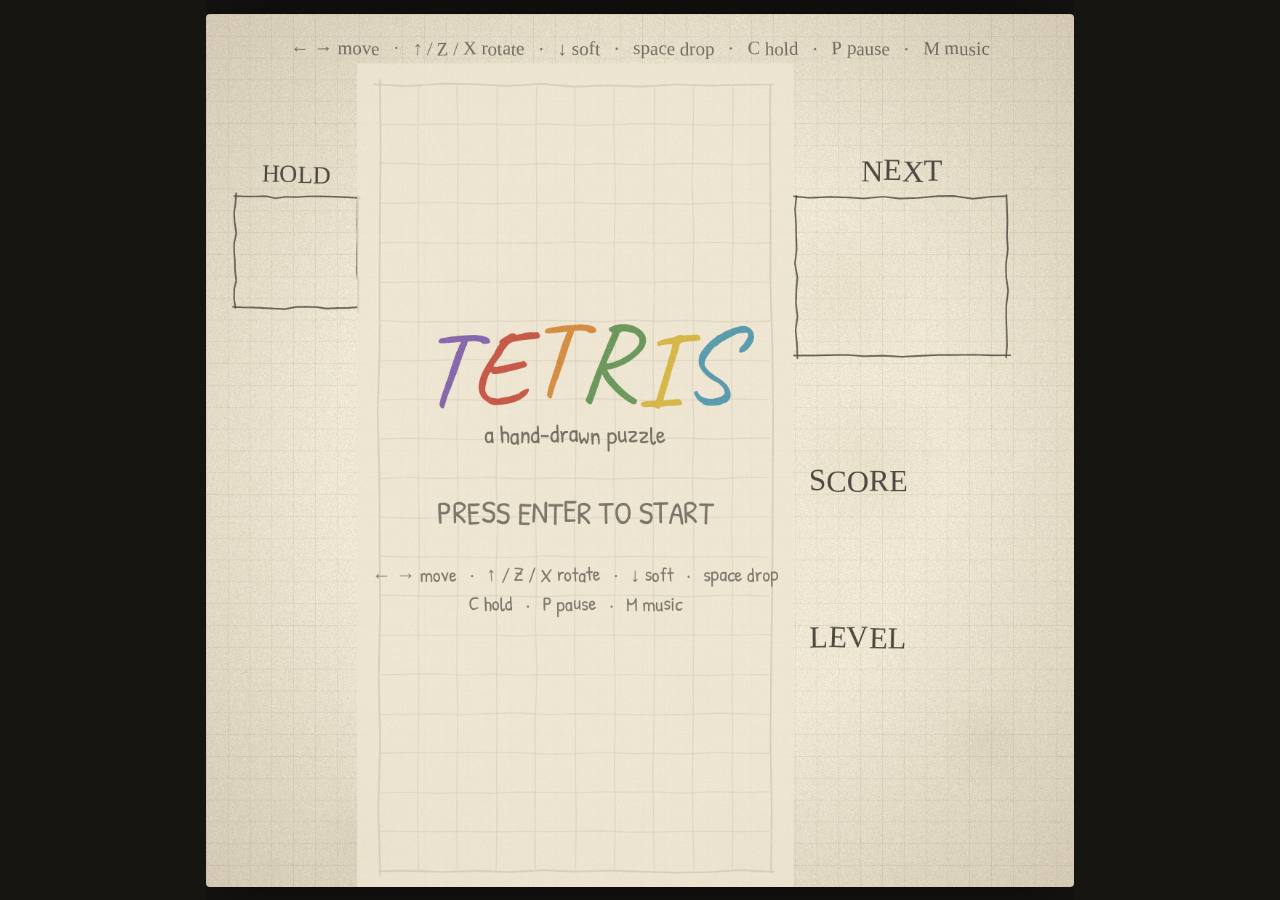
<file: tetris-omp/index.html>
<!DOCTYPE html>
<html lang="en">
<head>
<meta charset="utf-8">
<meta name="viewport" content="width=device-width, initial-scale=1">
<title>Tetris — hand-drawn</title>
<link rel="preconnect" href="https://fonts.googleapis.com">
<link rel="preconnect" href="https://fonts.gstatic.com" crossorigin>
<link href="https://fonts.googleapis.com/css2?family=Caveat:wght@500;700&family=Patrick+Hand&display=swap" rel="stylesheet">
<style>
  html, body {
    margin: 0; padding: 0; height: 100%;
    background: #171512;
    display: flex; align-items: center; justify-content: center;
    overflow: hidden;
  }
  canvas {
    width: min(97vw, calc(97vh * 1194 / 1200));
    height: min(97vh, calc(97vw * 1200 / 1194));
    box-shadow: 0 0 80px rgba(0,0,0,.7);
    border-radius: 4px;
    image-rendering: auto;
  }
</style>
</head>
<body>
<canvas id="game" width="1194" height="1200"></canvas>
<script>
"use strict";
/* ============================================================
   TETRIS — hand-drawn on grid paper, with rolling film grain
   ============================================================ */

const W = 1194, H = 1200;
const CELL = 54, COLS = 10, ROWS = 20;
const BX = 238, BY = 98;                       // board origin
const INK = '#4a463d';                          // pencil ink
const PAPER = '#efe7d2';

const cv = document.getElementById('game');
const ctx = cv.getContext('2d');

/* ---------------- utils ---------------- */
function mulberry32(seed) {
  let a = seed >>> 0;
  return function () {
    a |= 0; a = a + 0x6D2B79F5 | 0;
    let t = Math.imul(a ^ a >>> 15, 1 | a);
    t = t + Math.imul(t ^ t >>> 7, 61 | t) ^ t;
    return ((t ^ t >>> 14) >>> 0) / 4294967296;
  };
}
const clamp = (v, a, b) => v < a ? a : v > b ? b : v;
const lerp = (a, b, t) => a + (b - a) * t;
const easeOutQuad = t => 1 - (1 - t) * (1 - t);
const easeOutCubic = t => 1 - Math.pow(1 - t, 3);
function makeCanvas(w, h) { const c = document.createElement('canvas'); c.width = w; c.height = h; return c; }

/* ============================================================
   PAPER  (pre-rendered once)
   ============================================================ */
const paper = makeCanvas(W, H);
(function buildPaper() {
  const p = paper.getContext('2d');
  const rnd = mulberry32(1234);
  p.fillStyle = PAPER;
  p.fillRect(0, 0, W, H);
  // fiber noise, per pixel (low contrast)
  const img = p.getImageData(0, 0, W, H);
  const d = img.data;
  for (let i = 0; i < d.length; i += 4) {
    const n = (rnd() * 2 - 1) * 11;
    d[i] += n; d[i + 1] += n * 0.96; d[i + 2] += n * 0.88;
  }
  p.putImageData(img, 0, 0);
  // faint page grid
  p.strokeStyle = 'rgba(110,100,80,0.10)';
  p.lineWidth = 1;
  p.beginPath();
  for (let x = 0; x <= W; x += 30) { p.moveTo(x + 0.5, 0); p.lineTo(x + 0.5, H); }
  for (let y = 0; y <= H; y += 30) { p.moveTo(0, y + 0.5); p.lineTo(W, y + 0.5); }
  p.stroke();
  // a few stains
  for (let i = 0; i < 7; i++) {
    const x = rnd() * W, y = rnd() * H, r = 30 + rnd() * 90;
    const g = p.createRadialGradient(x, y, 0, x, y, r);
    g.addColorStop(0, 'rgba(120,95,55,0.05)');
    g.addColorStop(1, 'rgba(120,95,55,0)');
    p.fillStyle = g;
    p.fillRect(x - r, y - r, r * 2, r * 2);
  }
  // specks
  for (let i = 0; i < 160; i++) {
    p.fillStyle = `rgba(70,60,45,${0.04 + rnd() * 0.08})`;
    p.fillRect(rnd() * W, rnd() * H, 1 + rnd() * 1.6, 1 + rnd() * 1.6);
  }
  // vignette
  const v = p.createRadialGradient(W / 2, H / 2, H * 0.35, W / 2, H / 2, H * 0.78);
  v.addColorStop(0, 'rgba(80,60,35,0)');
  v.addColorStop(1, 'rgba(80,60,35,0.22)');
  p.fillStyle = v;
  p.fillRect(0, 0, W, H);
})();

/* ============================================================
   WOBBLY PENCIL HELPERS
   ============================================================ */
function wobblyLine(c, x1, y1, x2, y2, rnd, amp = 1.5, seg = 12) {
  c.beginPath();
  for (let i = 0; i <= seg; i++) {
    const t = i / seg;
    const nx = x1 + (x2 - x1) * t + (rnd() * 2 - 1) * amp;
    const ny = y1 + (y2 - y1) * t + (rnd() * 2 - 1) * amp;
    i ? c.lineTo(nx, ny) : c.moveTo(nx, ny);
  }
  c.stroke();
}
function wobblyRect(c, x, y, w, h, rnd, amp = 1.8, over = 5) {
  c.lineCap = 'round';
  wobblyLine(c, x - over * rnd(), y, x + w + over * rnd(), y, rnd, amp);
  wobblyLine(c, x, y - over * rnd(), x, y + h + over * rnd(), rnd, amp);
  wobblyLine(c, x + w, y - over * rnd(), x + w, y + h + over * rnd(), rnd, amp);
  wobblyLine(c, x - over * rnd(), y + h, x + w + over * rnd(), y + h, rnd, amp);
}

/* ---------------- hand-drawn text ---------------- */
function handText(c, text, x, y, size, color, opt = {}) {
  const { align = 'left', seed = 1, jitter = 0.05, rotateJit = 0.045, alpha = 1 } = opt;
  c.save();
  c.globalAlpha *= alpha;
  c.font = size + 'px "Patrick Hand", "Caveat", cursive';
  c.fillStyle = color;
  c.textBaseline = 'alphabetic';
  const widths = [];
  let total = 0;
  for (const ch of text) { const w = c.measureText(ch).width; widths.push(w); total += w; }
  let cx = align === 'center' ? x - total / 2 : align === 'right' ? x - total : x;
  const rnd = mulberry32(seed * 1000 + text.length * 71 + Math.round(size));
  for (let i = 0; i < text.length; i++) {
    const ch = text[i];
    c.save();
    c.translate(cx + widths[i] / 2, y + (rnd() * 2 - 1) * size * jitter);
    c.rotate((rnd() * 2 - 1) * rotateJit);
    c.fillText(ch, -widths[i] / 2, 0);
    c.restore();
    cx += widths[i];
  }
  c.restore();
}

/* ============================================================
   INK LAYER  (grid + boxes + static labels, pre-rendered)
   ============================================================ */
const ink = makeCanvas(W, H);
(function buildInk() {
  const c = ink.getContext('2d');
  const rnd = mulberry32(777);
  c.strokeStyle = 'rgba(74,70,61,0.55)';
  c.lineWidth = 1.6;
  // inner grid
  for (let i = 1; i < COLS; i++)
    wobblyLine(c, BX + i * CELL, BY + 2, BX + i * CELL, BY + ROWS * CELL - 2, rnd, 1.3, 16);
  for (let j = 1; j < ROWS; j++)
    wobblyLine(c, BX + 2, BY + j * CELL, BX + COLS * CELL - 2, BY + j * CELL, rnd, 1.3, 14);
  // board border (pencil overshoot)
  c.strokeStyle = 'rgba(74,70,61,0.85)';
  c.lineWidth = 2.4;
  wobblyRect(c, BX, BY, COLS * CELL, ROWS * CELL, rnd, 2.2, 7);
  // NEXT box
  const NX = 812, NY = 252, NW = 290, NH = 218;
  c.lineWidth = 2.2;
  wobblyRect(c, NX, NY, NW, NH, rnd, 2, 6);
  handText(c, 'NEXT', NX + NW / 2, NY - 22, 42, INK, { align: 'center', seed: 3 });
  // HOLD box
  const HX = 40, HY = 252, HW = 168, HH = 152;
  wobblyRect(c, HX, HY, HW, HH, rnd, 1.8, 5);
  handText(c, 'HOLD', HX + HW / 2, HY - 20, 34, INK, { align: 'center', seed: 4 });
  // SCORE / LEVEL labels
  handText(c, 'SCORE', 830, 655, 42, INK, { seed: 5 });
  handText(c, 'LEVEL', 830, 870, 42, INK, { seed: 6 });
  // top hint
  handText(c, '← → move   ·   ↑ / Z / X rotate   ·   ↓ soft   ·   space drop   ·   C hold   ·   P pause   ·   M music',
    W / 2, 56, 26, 'rgba(74,70,61,0.75)', { align: 'center', seed: 7, jitter: 0.04 });
})();

/* ============================================================
   CRAYON TILE SPRITES
   ============================================================ */
const COLORS = {
  I: { base: '#4a93a8', dark: '#2c5a6b', light: '#8ecadd' }, // teal
  J: { base: '#4f6fa8', dark: '#31456b', light: '#93abd8' }, // blue
  L: { base: '#d08434', dark: '#8a541e', light: '#eab679' }, // orange
  O: { base: '#d4b23a', dark: '#8d721e', light: '#efd685' }, // yellow
  S: { base: '#5f8f4f', dark: '#3a5c2f', light: '#9cc487' }, // green
  T: { base: '#7d5ba6', dark: '#4e3772', light: '#ad92d1' }, // purple
  Z: { base: '#c24b3a', dark: '#772b21', light: '#e3907f' }, // red
};
const SHAPES = {
  I: [[0, 0, 0, 0], [1, 1, 1, 1], [0, 0, 0, 0], [0, 0, 0, 0]],
  J: [[1, 0, 0], [1, 1, 1], [0, 0, 0]],
  L: [[0, 0, 1], [1, 1, 1], [0, 0, 0]],
  O: [[1, 1], [1, 1]],
  S: [[0, 1, 1], [1, 1, 0], [0, 0, 0]],
  T: [[0, 1, 0], [1, 1, 1], [0, 0, 0]],
  Z: [[1, 1, 0], [0, 1, 1], [0, 0, 0]],
};

function crayonTile(size, col, seed) {
  const c = makeCanvas(size, size);
  const x = c.getContext('2d');
  const rnd = mulberry32(seed);
  const m = 3.5;
  // wobbly rounded square path
  const pts = [];
  const n = 6;
  const corners = [[m, m], [size - m, m], [size - m, size - m], [m, size - m]];
  for (let i = 0; i < 4; i++) {
    const [ax, ay] = corners[i], [bx, by] = corners[(i + 1) % 4];
    for (let j = 0; j < n; j++) {
      const t = j / n;
      pts.push([lerp(ax, bx, t) + (rnd() * 2 - 1) * 1.8, lerp(ay, by, t) + (rnd() * 2 - 1) * 1.8]);
    }
  }
  const trace = () => {
    x.beginPath();
    pts.forEach(([px, py], i) => i ? x.lineTo(px, py) : x.moveTo(px, py));
    x.closePath();
  };
  // base fill
  trace();
  x.fillStyle = col.base;
  x.globalAlpha = 0.92;
  x.fill();
  // crayon scribble strokes (clipped)
  x.save();
  trace();
  x.clip();
  const strokes = 16;
  for (let i = 0; i < strokes; i++) {
    const t = i / strokes;
    const ox = rnd() * size, oy = rnd() * size;
    const ang = -Math.PI / 3 + (rnd() * 2 - 1) * 0.35;
    const len = size * (0.7 + rnd() * 0.8);
    const dx = Math.cos(ang) * len, dy = Math.sin(ang) * len;
    const shade = rnd();
    x.strokeStyle = shade < 0.5 ? col.light : shade < 0.85 ? col.base : col.dark;
    x.globalAlpha = 0.10 + rnd() * 0.16;
    x.lineWidth = 1.5 + rnd() * 2.2;
    x.lineCap = 'round';
    x.beginPath();
    x.moveTo(ox - dx / 2, oy - dy / 2);
    x.quadraticCurveTo(
      ox + dx / 2 + (rnd() * 2 - 1) * 3,
      oy + dy / 2 + (rnd() * 2 - 1) * 3,
      ox + dx / 2, oy + dy / 2
    );
    x.stroke();
  }
  // top-left highlight, bottom-right shade
  x.globalAlpha = 0.18;
  x.strokeStyle = col.light;
  x.lineWidth = 2.5;
  x.beginPath();
  x.moveTo(m + 3, size * 0.32);
  x.quadraticCurveTo(m + 3, m + 3, size * 0.32, m + 3);
  x.stroke();
  x.globalAlpha = 0.15;
  x.strokeStyle = col.dark;
  x.beginPath();
  x.moveTo(size * 0.66, size - m - 3);
  x.quadraticCurveTo(size - m - 3, size - m - 3, size - m - 3, size * 0.66);
  x.stroke();
  x.restore();
  // pencil outline
  trace();
  x.globalAlpha = 0.85;
  x.strokeStyle = col.dark;
  x.lineWidth = 2.4;
  x.lineJoin = 'round';
  x.stroke();
  return c;
}

const tiles = {}, ghostTiles = {};
for (const type of Object.keys(SHAPES)) {
  tiles[type] = [0, 1, 2].map(v => crayonTile(CELL, COLORS[type], type.charCodeAt(0) * 97 + v * 131 + 5));
  // ghost variant: faint sprite + pencil outline
  const g = makeCanvas(CELL, CELL);
  const gx = g.getContext('2d');
  gx.globalAlpha = 0.16;
  gx.drawImage(tiles[type][0], 0, 0);
  gx.globalAlpha = 0.4;
  gx.strokeStyle = COLORS[type].dark;
  gx.lineWidth = 2;
  const rnd = mulberry32(type.charCodeAt(0) * 7 + 3);
  wobblyRect(gx, 3, 3, CELL - 6, CELL - 6, rnd, 1.4, 2);
  ghostTiles[type] = g;
}

/* ============================================================
   FILM GRAIN  (rolling noise + scratches + dust + flicker)
   ============================================================ */
const GN = 200, NOISE_FRAMES = 12;
const noiseFrames = [];
for (let f = 0; f < NOISE_FRAMES; f++) {
  const c = makeCanvas(GN, GN);
  const x = c.getContext('2d');
  const img = x.createImageData(GN, GN);
  const d = img.data;
  const rnd = mulberry32(9000 + f * 77);
  for (let i = 0; i < d.length; i += 4) {
    let v = 128 + (rnd() * 2 - 1) * 88;
    if (rnd() < 0.004) v = rnd() < 0.5 ? 255 : 10; // salt & pepper
    d[i] = d[i + 1] = d[i + 2] = v;
    d[i + 3] = 255;
  }
  x.putImageData(img, 0, 0);
  noiseFrames.push(c);
}
const grainScroll = { x: 0, y: 0 };
let scratches = [];
function drawGrain(dt, t, playing) {
  const speed = playing ? 1 : 0.16;
  grainScroll.x += 37 * speed * dt;
  grainScroll.y += 23 * speed * dt;
  const fi = playing ? Math.floor(t * 12) % NOISE_FRAMES : 0;
  ctx.save();
  ctx.globalCompositeOperation = 'overlay';
  ctx.globalAlpha = 0.14;
  const ox = grainScroll.x % GN, oy = grainScroll.y % GN;
  for (let y = -GN; y < H + GN; y += GN)
    for (let x = -GN; x < W + GN; x += GN)
      ctx.drawImage(noiseFrames[fi], x - ox, y - oy);
  ctx.restore();
  // brightness flicker
  const fl = 0.011 + 0.011 * Math.sin(t * 9.3) + (Math.random() - 0.5) * 0.012;
  ctx.fillStyle = fl > 0 ? `rgba(255,250,238,${fl})` : `rgba(35,28,20,${-fl})`;
  ctx.fillRect(0, 0, W, H);
  // scratches
  if (Math.random() < (playing ? 0.035 : 0.008))
    scratches.push({ x: Math.random() * W, life: 0.1 + Math.random() * 0.12, max: 0.22, slant: Math.random() * 6 - 3 });
  for (const s of scratches) {
    s.life -= dt;
    const a = 0.055 * Math.max(0, s.life / s.max);
    ctx.strokeStyle = `rgba(255,252,244,${a})`;
    ctx.lineWidth = 1 + Math.random() * 0.6;
    ctx.beginPath();
    ctx.moveTo(s.x, 0);
    ctx.lineTo(s.x + s.slant, H);
    ctx.stroke();
  }
  scratches = scratches.filter(s => s.life > 0);
  // dust
  const n = playing ? 5 : 2;
  for (let i = 0; i < n; i++) {
    const dark = Math.random() < 0.5;
    ctx.fillStyle = dark ? `rgba(40,32,22,${0.04 + Math.random() * 0.05})` : `rgba(255,252,240,${0.04 + Math.random() * 0.05})`;
    const r = 0.5 + Math.random() * 1.4;
    ctx.fillRect(Math.random() * W, Math.random() * H, r, r);
  }
}

/* ============================================================
   AUDIO  (Web Audio, fully synthesized)
   ============================================================ */
let ac = null, master, sfxGain, musicGain, noiseBuf, delayIn;
function initAudio() {
  if (ac) { if (ac.state === 'suspended') ac.resume(); return; }
  const AC = window.AudioContext || window.webkitAudioContext;
  if (!AC) return;
  ac = new AC();
  master = ac.createGain(); master.gain.value = 0.9; master.connect(ac.destination);
  sfxGain = ac.createGain(); sfxGain.gain.value = 0.55; sfxGain.connect(master);
  musicGain = ac.createGain(); musicGain.gain.value = 0.30; musicGain.connect(master);
  // shared noise buffer
  noiseBuf = ac.createBuffer(1, ac.sampleRate, ac.sampleRate);
  const nd = noiseBuf.getChannelData(0);
  for (let i = 0; i < nd.length; i++) nd[i] = Math.random() * 2 - 1;
  // echo for the lead
  const dl = ac.createDelay(1); dl.delayTime.value = 0.32;
  const fb = ac.createGain(); fb.gain.value = 0.3;
  const wet = ac.createGain(); wet.gain.value = 0.22;
  delayIn = ac.createGain(); delayIn.gain.value = 1;
  delayIn.connect(dl); dl.connect(fb); fb.connect(dl); dl.connect(wet); wet.connect(musicGain);
  music.nextTime = ac.currentTime + 0.1;
  setInterval(musicTick, 100);
}
function blip(freq, dur, type = 'square', vol = 0.2, slide = 0, when = 0) {
  if (!ac) return;
  const t0 = ac.currentTime + when;
  const o = ac.createOscillator(), g = ac.createGain();
  o.type = type;
  o.frequency.setValueAtTime(freq, t0);
  if (slide) o.frequency.exponentialRampToValueAtTime(Math.max(30, freq + slide), t0 + dur);
  g.gain.setValueAtTime(vol, t0);
  g.gain.exponentialRampToValueAtTime(0.0001, t0 + dur);
  o.connect(g); g.connect(sfxGain);
  o.start(t0); o.stop(t0 + dur + 0.03);
}
function thud(dur, vol, freq, when = 0) {
  if (!ac) return;
  const t0 = ac.currentTime + when;
  const src = ac.createBufferSource(); src.buffer = noiseBuf;
  const f = ac.createBiquadFilter(); f.type = 'lowpass'; f.frequency.value = freq;
  const g = ac.createGain();
  g.gain.setValueAtTime(vol, t0);
  g.gain.exponentialRampToValueAtTime(0.0001, t0 + dur);
  src.connect(f); f.connect(g); g.connect(sfxGain);
  src.start(t0); src.stop(t0 + dur + 0.03);
}
const sfx = {
  move()   { blip(170, 0.035, 'square', 0.10); },
  rotate() { blip(250, 0.05, 'square', 0.14, 70); },
  lock()   { thud(0.07, 0.20, 500); blip(85, 0.09, 'triangle', 0.26); },
  hard()   { thud(0.13, 0.34, 900); blip(55, 0.15, 'triangle', 0.38); },
  hold()   { blip(300, 0.05, 'square', 0.13); },
  pause()  { blip(440, 0.06, 'triangle', 0.18); },
  clear(n) {
    const notes = [523.25, 659.25, 783.99, 1046.5];
    for (let i = 0; i < Math.min(n + 1, 4); i++) blip(notes[i], 0.09, 'square', 0.18, 0, i * 0.06);
    if (n === 4) blip(1567.98, 0.14, 'square', 0.2, 0, 0.24);
  },
  level()  { [392, 523.25, 659.25, 783.99].forEach((f, i) => blip(f, 0.1, 'square', 0.17, 0, i * 0.08)); },
  over()   { [329.63, 261.63, 196, 130.81].forEach((f, i) => blip(f, 0.24, 'sawtooth', 0.15, 0, i * 0.17)); },
};

/* ---------------- music: 8-bar chiptune loop, 128 bpm ---------------- */
const music = { on: true, step: 0, nextTime: 0 };
const NF = { A2: 110, C3: 130.81, E3: 164.81, G3: 196, A3: 220, C4: 261.63, D4: 293.66, E4: 329.63, G4: 392, A4: 440, C5: 523.25, D5: 587.33, E5: 659.25, G5: 783.99 };
const MEL = [
  [0, 0, NF.A4, 0, NF.C5, 0, NF.D5, 0, NF.E5, 0, NF.D5, 0, NF.C5, 0, NF.A4, 0],
  [0, 0, NF.A4, 0, NF.C5, 0, NF.E5, 0, NF.D5, 0, NF.C5, 0, NF.D5, 0, NF.C5, 0],
  [0, 0, NF.G4, 0, NF.A4, 0, NF.C5, 0, NF.D5, 0, NF.E5, 0, NF.D5, 0, NF.C5, 0],
  [0, 0, NF.A4, 0, NF.C5, 0, NF.E5, 0, NF.G5, 0, NF.E5, 0, NF.D5, 0, NF.C5, 0],
  [0, 0, NF.A4, 0, NF.C5, 0, NF.D5, 0, NF.E5, 0, NF.G5, 0, NF.E5, 0, NF.D5, 0],
  [0, 0, NF.C5, 0, NF.E5, 0, NF.D5, 0, NF.C5, 0, NF.D5, 0, NF.C5, 0, NF.E5, 0],
  [0, 0, NF.G4, 0, NF.A4, 0, NF.C5, 0, NF.D5, 0, NF.C5, 0, NF.A4, 0, NF.G4, 0],
  [0, 0, NF.A4, 0, NF.C5, 0, NF.E5, 0, NF.D5, 0, NF.C5, 0, NF.D5, 0, NF.C5, 0],
];
const BASS = [
  [NF.A2, 0, 0, 0, NF.A2, 0, 0, 0, NF.A2, 0, 0, 0, NF.G3, 0, 0, 0],
  [NF.A2, 0, 0, 0, NF.A2, 0, 0, 0, NF.C3, 0, 0, 0, NF.C3, 0, 0, 0],
  [NF.E3, 0, 0, 0, NF.E3, 0, 0, 0, NF.A2, 0, 0, 0, NF.A2, 0, 0, 0],
  [NF.A2, 0, 0, 0, NF.A2, 0, 0, 0, NF.G3, 0, 0, 0, NF.G3, 0, 0, 0],
];
function kick(t) {
  const o = ac.createOscillator(), g = ac.createGain();
  o.type = 'sine';
  o.frequency.setValueAtTime(140, t);
  o.frequency.exponentialRampToValueAtTime(42, t + 0.12);
  g.gain.setValueAtTime(0.5, t);
  g.gain.exponentialRampToValueAtTime(0.0001, t + 0.13);
  o.connect(g); g.connect(musicGain);
  o.start(t); o.stop(t + 0.15);
}
function hat(t) {
  const s = ac.createBufferSource(); s.buffer = noiseBuf;
  const f = ac.createBiquadFilter(); f.type = 'highpass'; f.frequency.value = 7000;
  const g = ac.createGain();
  g.gain.setValueAtTime(0.05, t);
  g.gain.exponentialRampToValueAtTime(0.0001, t + 0.04);
  s.connect(f); f.connect(g); g.connect(musicGain);
  s.start(t); s.stop(t + 0.05);
}
function snare(t) {
  const s = ac.createBufferSource(); s.buffer = noiseBuf;
  const f = ac.createBiquadFilter(); f.type = 'bandpass'; f.frequency.value = 1800; f.Q.value = 0.8;
  const g = ac.createGain();
  g.gain.setValueAtTime(0.11, t);
  g.gain.exponentialRampToValueAtTime(0.0001, t + 0.09);
  s.connect(f); f.connect(g); g.connect(musicGain);
  s.start(t); s.stop(t + 0.1);
}
function bassNote(f, t) {
  const o = ac.createOscillator(), g = ac.createGain(), lp = ac.createBiquadFilter();
  o.type = 'triangle'; o.frequency.value = f;
  lp.type = 'lowpass'; lp.frequency.value = 430;
  g.gain.setValueAtTime(0.0001, t);
  g.gain.exponentialRampToValueAtTime(0.17, t + 0.015);
  g.gain.exponentialRampToValueAtTime(0.0001, t + 0.22);
  o.connect(lp); lp.connect(g); g.connect(musicGain);
  o.start(t); o.stop(t + 0.24);
}
function leadNote(f, t) {
  const o = ac.createOscillator(), g = ac.createGain();
  const lfo = ac.createOscillator(), lg = ac.createGain();
  o.type = 'square'; o.frequency.value = f;
  lfo.frequency.value = 5.5; lg.gain.value = 4;
  lfo.connect(lg); lg.connect(o.frequency);
  g.gain.setValueAtTime(0.0001, t);
  g.gain.exponentialRampToValueAtTime(0.08, t + 0.02);
  g.gain.exponentialRampToValueAtTime(0.0001, t + 0.24);
  o.connect(g); g.connect(musicGain); g.connect(delayIn);
  o.start(t); o.stop(t + 0.26);
  lfo.start(t); lfo.stop(t + 0.26);
}
function scheduleStep(s, t) {
  const bar = (s >> 4) & 7, sb = s & 15;
  if (sb % 4 === 0) kick(t);
  if (sb === 2 || sb === 6 || sb === 10 || sb === 14) hat(t);
  if (sb === 4 || sb === 12) snare(t);
  const b = BASS[bar % 4][sb]; if (b) bassNote(b, t);
  const m = MEL[bar][sb]; if (m) leadNote(m, t);
}
function musicTick() {
  if (!ac || !music.on) return;
  const spb = 60 / 128 / 4; // 16th notes
  while (music.nextTime < ac.currentTime + 0.25) {
    scheduleStep(music.step, music.nextTime);
    music.step = (music.step + 1) % 128;
    music.nextTime += spb;
  }
}
function toggleMusic() {
  music.on = !music.on;
  if (music.on && ac) music.nextTime = ac.currentTime + 0.06;
  if (ac) sfx.pause();
}

/* ============================================================
   GAME STATE
   ============================================================ */
let state = 'title';        // title | playing | over
let paused = false;
let board, cur, nextType, holdType, holdLocked;
let bag = [];
let score = 0, lines = 0, level = 1, best = 0;
try { best = +localStorage.getItem('tetris-omp-best') || 0; } catch (e) {}
let gravAcc = 0, lockTimer = 0, grounded = false;
let clearing = null;        // { rows, t, dur }
let anim = { x: 0, y: 0, t: 0 };   // piece position tween (px)
let rotAnim = 0;
let shake = { mag: 0, t: 99 };
let particles = [], floaters = [], streaks = [], banner = null;
let scorePop = 0;
let lastDropY = 0;

function addBag() {
  const t = ['I', 'J', 'L', 'O', 'S', 'T', 'Z'];
  for (let i = t.length - 1; i > 0; i--) {
    const j = Math.floor(Math.random() * (i + 1));
    [t[i], t[j]] = [t[j], t[i]];
  }
  bag.push(...t);
}
function draw() {
  if (!bag.length) addBag();
  return bag.shift();
}
function rotateCW(m) {
  const n = m.length;
  return m.map((row, i) => row.map((_, j) => m[n - 1 - j][i]));
}
function spawn(type) {
  const m = SHAPES[type].map(r => r.slice());
  const w = m[0].length;
  const x = w === 4 ? 3 : w === 2 ? 4 : 3;
  const y = type === 'I' ? -2 : -1;
  cur = { type, m, x, y };
  anim = { x: 0, y: 0, t: 0 };
  grounded = false; lockTimer = 0; gravAcc = 0;
  if (collides(m, x, y)) gameOver();
}
function collides(m, px, py) {
  for (let r = 0; r < m.length; r++)
    for (let cIdx = 0; cIdx < m[r].length; cIdx++) {
      if (!m[r][cIdx]) continue;
      const x = px + cIdx, y = py + r;
      if (x < 0 || x >= COLS || y >= ROWS) return true;
      if (y >= 0 && board[y][x]) return true;
    }
  return false;
}
function ghostY() {
  let gy = cur.y;
  while (!collides(cur.m, cur.x, gy + 1)) gy++;
  return gy;
}
function gravityInterval() {
  return Math.max(700 * Math.pow(0.82, level - 1), 90);
}
function setAnimFrom(dx, dy) {
  anim = { x: dx * CELL, y: dy * CELL, t: 0 };
}
function tryMove(dx, dy) {
  if (collides(cur.m, cur.x + dx, cur.y + dy)) return false;
  setAnimFrom(dx, dy);
  cur.x += dx; cur.y += dy;
  return true;
}
function tryRotate(dir) {
  const m = rotateCW(cur.m.map(r => r.slice()));
  const kicks = [[0, 0], [-1, 0], [1, 0], [-2, 0], [2, 0], [0, -1]];
  for (const [kx, ky] of kicks) {
    if (!collides(m, cur.x + kx, cur.y + ky)) {
      setAnimFrom(kx, ky);
      cur.m = m; cur.x += kx; cur.y += ky;
      rotAnim = 1;
      sfx.rotate();
      if (grounded) lockTimer = 0.4;
      return true;
    }
  }
  return false;
}
function hardDrop() {
  const gy = ghostY();
  const dist = gy - cur.y;
  if (dist > 0) {
    streaks.push({ x: cur.x, y: cur.y, rows: dist, t: 0, type: cur.type });
    score += dist * 2;
    scorePop = 1;
  }
  anim = { x: 0, y: 0, t: 0 };
  cur.y = gy;
  shake = { mag: 7 + Math.min(dist, 12) * 0.5, t: 0 };
  sfx.hard();
  lockPiece();
}
function lockPiece() {
  const m = cur.m;
  let aboveTop = false;
  for (let r = 0; r < m.length; r++)
    for (let cIdx = 0; cIdx < m[r].length; cIdx++) {
      if (!m[r][cIdx]) continue;
      const x = cur.x + cIdx, y = cur.y + r;
      if (y < 0) { aboveTop = true; continue; }
      board[y][x] = cur.type;
      // pencil dust at each locked cell
      for (let i = 0; i < 3; i++)
        particles.push(dustParticle(BX + x * CELL + CELL / 2, BY + y * CELL + CELL / 2, COLORS[cur.type].base, 0.5));
    }
  sfx.lock();
  shake = { mag: Math.max(shake.mag, aboveTop ? 0 : 3), t: 0 };
  if (aboveTop) { gameOver(); return; }
  holdLocked = false;
  // full rows?
  const full = [];
  for (let y = 0; y < ROWS; y++)
    if (board[y].every(v => v)) full.push(y);
  if (full.length) {
    clearing = { rows: full, t: 0, dur: 0.3 };
    return;
  }
  spawnNext();
}
function finishClear() {
  const rows = clearing.rows;
  const gained = [0, 100, 300, 500, 800][rows.length] * level;
  score += gained;
  scorePop = 1;
  lines += rows.length;
  floaters.push({ text: '+' + gained, x: BX + COLS * CELL / 2, y: BY + ROWS * CELL / 2 - 40, t: 0, ttl: 0.9, size: 46 });
  // particles from cleared cells
  for (const y of rows)
    for (let x = 0; x < COLS; x++) {
      const t = board[y][x];
      for (let i = 0; i < 8; i++)
        particles.push(dustParticle(BX + x * CELL + CELL / 2, BY + y * CELL + CELL / 2, COLORS[t].base, 1));
    }
  // remove + collapse
  for (const y of rows) {
    board.splice(y, 1);
    board.unshift(new Array(COLS).fill(null));
  }
  shake = { mag: 5 + rows.length * 3, t: 0 };
  sfx.clear(rows.length);
  if (rows.length === 4) banner = { text: 'TETRIS!', t: 0, ttl: 1.1 };
  const newLevel = 1 + Math.floor(lines / 10);
  if (newLevel > level) {
    level = newLevel;
    banner = { text: 'LEVEL ' + level, t: 0, ttl: 1.3 };
    sfx.level();
  }
  clearing = null;
  spawnNext();
}
function spawnNext() {
  spawn(nextType);
  nextType = draw();
}
function doHold() {
  if (holdLocked) return;
  sfx.hold();
  const t = cur.type;
  if (holdType) {
    const m = SHAPES[holdType].map(r => r.slice());
    const w = m[0].length;
    const x = w === 4 ? 3 : w === 2 ? 4 : 3;
    const y = holdType === 'I' ? -2 : -1;
    if (collides(m, x, y)) { gameOver(); return; }
    cur = { type: holdType, m, x, y };
    anim = { x: 0, y: 0, t: 0 };
    grounded = false; lockTimer = 0; gravAcc = 0;
  } else {
    spawnNext();
  }
  holdType = t;
  holdLocked = true;
}
function startGame() {
  board = Array.from({ length: ROWS }, () => new Array(COLS).fill(null));
  bag = [];
  score = 0; lines = 0; level = 1;
  particles = []; floaters = []; streaks = []; banner = null;
  clearing = null; paused = false;
  holdType = null; holdLocked = false;
  nextType = draw();
  spawn(nextType);
  nextType = draw();
  state = 'playing';
}
function gameOver() {
  state = 'over';
  if (score > best) {
    best = score;
    try { localStorage.setItem('tetris-omp-best', best); } catch (e) {}
  }
  sfx.over();
}
function dustParticle(x, y, color, power) {
  const a = Math.random() * Math.PI * 2;
  const sp = (40 + Math.random() * 160) * power;
  return {
    x, y,
    vx: Math.cos(a) * sp,
    vy: Math.sin(a) * sp - 60 * power,
    t: 0, ttl: 0.4 + Math.random() * 0.5,
    color, len: 2 + Math.random() * 5,
    ang: Math.random() * Math.PI, spin: (Math.random() - 0.5) * 8,
  };
}

/* ============================================================
   INPUT
   ============================================================ */
const moveStack = [];
let downHeld = false;
let moveClock = 0;

function currentDir() { return moveStack.length ? moveStack[moveStack.length - 1] : 0; }

addEventListener('keydown', e => {
  if (['ArrowLeft', 'ArrowRight', 'ArrowDown', 'ArrowUp', 'Space'].includes(e.code)) e.preventDefault();
  initAudio();
  if (e.repeat) return;
  switch (e.code) {
    case 'Enter':
      if (state === 'title' || state === 'over') { sfx.pause(); startGame(); }
      break;
    case 'KeyP':
    case 'Escape':
      if (state === 'playing') { paused = !paused; sfx.pause(); }
      break;
    case 'KeyM':
      toggleMusic();
      break;
    case 'ArrowLeft':
      if (state === 'playing' && !paused && !clearing) {
        if (!moveStack.length) tryMove(-1, 0) && sfx.move();
        moveStack.push(-1); moveClock = 0;
      }
      break;
    case 'ArrowRight':
      if (state === 'playing' && !paused && !clearing) {
        if (!moveStack.length) tryMove(1, 0) && sfx.move();
        moveStack.push(1); moveClock = 0;
      }
      break;
    case 'ArrowDown':
      if (state === 'playing' && !paused && !clearing) downHeld = true;
      break;
    case 'ArrowUp':
    case 'KeyX':
      if (state === 'playing' && !paused && !clearing) tryRotate(1);
      break;
    case 'KeyZ':
      if (state === 'playing' && !paused && !clearing) {
        // rotate CCW = 3x CW
        tryRotate(1); tryRotate(1); tryRotate(1);
      }
      break;
    case 'Space':
      if (state === 'playing' && !paused && !clearing) hardDrop();
      break;
    case 'KeyC':
      if (state === 'playing' && !paused && !clearing) doHold();
      break;
  }
});
addEventListener('keyup', e => {
  if (e.code === 'ArrowLeft') { const i = moveStack.lastIndexOf(-1); if (i >= 0) moveStack.splice(i, 1); }
  if (e.code === 'ArrowRight') { const i = moveStack.lastIndexOf(1); if (i >= 0) moveStack.splice(i, 1); }
  if (e.code === 'ArrowDown') downHeld = false;
});
addEventListener('blur', () => {
  if (state === 'playing' && !paused) paused = true;
  moveStack.length = 0; downHeld = false;
});
cv.addEventListener('pointerdown', () => {
  initAudio();
  if (state === 'title' || state === 'over') startGame();
});

/* ============================================================
   UPDATE
   ============================================================ */
function update(dt) {
  // cosmetic timers always run
  anim.t += dt;
  rotAnim = Math.max(0, rotAnim - dt * 10);
  shake.t += dt;
  scorePop = Math.max(0, scorePop - dt * 4);
  for (const p of particles) {
    p.t += dt;
    p.vy += 900 * dt;
    p.x += p.vx * dt;
    p.y += p.vy * dt;
    p.ang += p.spin * dt;
  }
  particles = particles.filter(p => p.t < p.ttl);
  for (const f of floaters) f.t += dt;
  floaters = floaters.filter(f => f.t < f.ttl);
  for (const s of streaks) s.t += dt;
  streaks = streaks.filter(s => s.t < 0.25);
  if (banner) { banner.t += dt; if (banner.t > banner.ttl) banner = null; }

  if (state !== 'playing' || paused) return;

  if (clearing) {
    clearing.t += dt;
    if (clearing.t >= clearing.dur) finishClear();
    return;
  }

  // DAS auto-repeat
  const dir = currentDir();
  if (dir) {
    moveClock += dt;
    const delay = moveClock > 0.17 ? 0.05 : 0.17;
    if (moveClock >= delay) {
      moveClock = 0;
      if (tryMove(dir, 0)) sfx.move();
    }
  }

  // gravity
  const soft = downHeld;
  const interval = soft ? Math.min(gravityInterval(), 50) : gravityInterval();
  gravAcc += dt * 1000;
  while (gravAcc >= interval) {
    gravAcc -= interval;
    if (tryMove(0, 1)) {
      if (soft) { score += 1; scorePop = Math.max(scorePop, 0.4); }
      grounded = false;
    } else {
      gravAcc = 0;
      grounded = true;
      break;
    }
  }
  // lock delay
  if (grounded) {
    lockTimer += dt;
    if (lockTimer >= 0.45) lockPiece();
  }
}

/* ============================================================
   RENDER
   ============================================================ */
function drawStack(t) {
  for (let y = 0; y < ROWS; y++) {
    for (let x = 0; x < COLS; x++) {
      const type = board[y][x];
      if (!type) continue;
      let jx = 0, jy = 0, flash = 0;
      if (clearing && clearing.rows.includes(y)) {
        const p = clearing.t / clearing.dur;
        jx = Math.sin(t * 60 + x * 7 + y * 13) * 3 * p;
        jy = Math.cos(t * 55 + x * 11) * 2 * p;
        flash = p;
      }
      const spr = tiles[type][(x * 7 + y * 13) % 3];
      ctx.drawImage(spr, BX + x * CELL + jx, BY + y * CELL + jy);
      if (flash > 0) {
        ctx.fillStyle = `rgba(255,252,240,${flash * 0.85})`;
        ctx.fillRect(BX + x * CELL + jx, BY + y * CELL + jy, CELL, CELL);
      }
    }
  }
  // clear "rip" line
  if (clearing) {
    const p = clearing.t / clearing.dur;
    ctx.strokeStyle = `rgba(255,252,240,${0.5 * (1 - p)})`;
    ctx.lineWidth = 3;
    for (const y of clearing.rows) {
      ctx.beginPath();
      ctx.moveTo(BX, BY + y * CELL + CELL / 2);
      ctx.lineTo(BX + COLS * CELL, BY + y * CELL + CELL / 2);
      ctx.stroke();
    }
  }
}
function drawGhost() {
  if (!cur) return;
  const gy = ghostY();
  if (gy === cur.y) return;
  for (let r = 0; r < cur.m.length; r++)
    for (let c = 0; c < cur.m[r].length; c++) {
      if (!cur.m[r][c]) continue;
      const y = gy + r;
      if (y < 0) continue;
      ctx.drawImage(ghostTiles[cur.type], BX + (cur.x + c) * CELL, BY + y * CELL);
    }
}
function drawPiece(t) {
  if (!cur) return;
  const k = anim.t / 0.06;
  const e = easeOutQuad(Math.min(1, k));
  const ox = anim.x * (1 - e), oy = anim.y * (1 - e);
  const pulse = 1 + 0.07 * Math.sin(Math.PI * Math.min(1, rotAnim));
  // center of piece for the rotate pulse
  let minR = 99, maxR = -1, minC = 99, maxC = -1;
  for (let r = 0; r < cur.m.length; r++)
    for (let c = 0; c < cur.m[r].length; c++)
      if (cur.m[r][c]) { minR = Math.min(minR, r); maxR = Math.max(maxR, r); minC = Math.min(minC, c); maxC = Math.max(maxC, c); }
  const cx = BX + (cur.x + (minC + maxC) / 2 + 0.5) * CELL + ox;
  const cy = BY + (cur.y + (minR + maxR) / 2 + 0.5) * CELL + oy;
  ctx.save();
  ctx.translate(cx, cy);
  ctx.scale(pulse, pulse);
  ctx.translate(-cx, -cy);
  for (let r = 0; r < cur.m.length; r++)
    for (let c = 0; c < cur.m[r].length; c++) {
      if (!cur.m[r][c]) continue;
      const y = cur.y + r;
      if (y < 0) continue;
      const spr = tiles[cur.type][(c * 5 + r * 3) % 3];
      ctx.drawImage(spr, BX + (cur.x + c) * CELL + ox, BY + y * CELL + oy);
    }
  ctx.restore();
}
function drawStreaks() {
  for (const s of streaks) {
    const a = 0.3 * (1 - s.t / 0.25);
    ctx.strokeStyle = `rgba(74,70,61,${a})`;
    ctx.lineWidth = 2;
    for (let c = 0; c < SHAPES[s.type][0].length; c++) {
      const col = SHAPES[s.type].find(row => row[c]);
      if (!col) continue;
      const x = BX + (s.x + c + 0.5) * CELL;
      ctx.beginPath();
      ctx.moveTo(x, BY + (s.y + 1) * CELL);
      ctx.lineTo(x, BY + (s.y + s.rows) * CELL);
      ctx.stroke();
    }
  }
}
function drawParticles() {
  for (const p of particles) {
    const a = 1 - p.t / p.ttl;
    ctx.save();
    ctx.translate(p.x, p.y);
    ctx.rotate(p.ang);
    ctx.strokeStyle = p.color;
    ctx.globalAlpha = a * 0.8;
    ctx.lineWidth = 2;
    ctx.beginPath();
    ctx.moveTo(-p.len / 2, 0);
    ctx.lineTo(p.len / 2, 0);
    ctx.stroke();
    ctx.restore();
  }
}
function drawNext() {
  if (!nextType) return;
  const m = SHAPES[nextType];
  const cs = 44;
  let minR = 99, maxR = -1, minC = 99, maxC = -1;
  for (let r = 0; r < m.length; r++)
    for (let c = 0; c < m[r].length; c++)
      if (m[r][c]) { minR = Math.min(minR, r); maxR = Math.max(maxR, r); minC = Math.min(minC, c); maxC = Math.max(maxC, c); }
  const w = (maxC - minC + 1) * cs, h = (maxR - minR + 1) * cs;
  const x0 = 812 + (290 - w) / 2 - minC * cs, y0 = 252 + (218 - h) / 2 - minR * cs;
  for (let r = 0; r < m.length; r++)
    for (let c = 0; c < m[r].length; c++)
      if (m[r][c]) ctx.drawImage(crayonScaled(nextType, cs, (c * 5 + r * 3) % 3), x0 + c * cs, y0 + r * cs);
}
// cached scaled tiles for previews
const previewCache = {};
function crayonScaled(type, cs, variant) {
  const key = type + cs + variant;
  if (!previewCache[key]) {
    const big = makeCanvas(cs, cs);
    big.getContext('2d').drawImage(tiles[type][variant], 0, 0, cs, cs);
    previewCache[key] = big;
  }
  return previewCache[key];
}
function drawHold() {
  if (!holdType) return;
  const m = SHAPES[holdType];
  const cs = 30;
  let minR = 99, maxR = -1, minC = 99, maxC = -1;
  for (let r = 0; r < m.length; r++)
    for (let c = 0; c < m[r].length; c++)
      if (m[r][c]) { minR = Math.min(minR, r); maxR = Math.max(maxR, r); minC = Math.min(minC, c); maxC = Math.max(maxC, c); }
  const w = (maxC - minC + 1) * cs, h = (maxR - minR + 1) * cs;
  const x0 = 40 + (168 - w) / 2 - minC * cs, y0 = 252 + (152 - h) / 2 - minR * cs;
  ctx.save();
  ctx.globalAlpha = holdLocked ? 0.35 : 1;
  for (let r = 0; r < m.length; r++)
    for (let c = 0; c < m[r].length; c++)
      if (m[r][c]) ctx.drawImage(crayonScaled(holdType, cs, (c * 5 + r * 3) % 3), x0 + c * cs, y0 + r * cs);
  ctx.restore();
}
function drawValues() {
  const s = 1 + 0.28 * scorePop;
  ctx.save();
  ctx.translate(830, 715);
  ctx.scale(s, s);
  handText(ctx, String(score), 0, 0, 58, INK, { seed: 11 });
  ctx.restore();
  handText(ctx, String(level).padStart(2, '0'), 830, 930, 58, INK, { seed: 12 });
  handText(ctx, 'music: ' + (music.on ? 'on' : 'off'), 830, 1000, 26,
    music.on ? 'rgba(74,70,61,0.8)' : 'rgba(74,70,61,0.45)', { seed: 13 });
}
function drawFloaters() {
  for (const f of floaters) {
    const p = f.t / f.ttl;
    handText(ctx, f.text, f.x, f.y - p * 50, f.size, 'rgba(74,70,61,' + (1 - p) + ')', { align: 'center', seed: 21 });
  }
}
function drawBanner(t) {
  if (!banner) return;
  const p = banner.t / banner.ttl;
  const a = p < 0.15 ? p / 0.15 : p > 0.7 ? (1 - p) / 0.3 : 1;
  const x = BX + COLS * CELL / 2;
  const y = BY + ROWS * CELL * 0.42 - p * 30;
  ctx.save();
  ctx.globalAlpha = a;
  handText(ctx, banner.text, x, y, 74, INK, { align: 'center', seed: 31 });
  ctx.restore();
}
function overlayPanel() {
  ctx.fillStyle = 'rgba(239,231,210,0.82)';
  ctx.fillRect(BX - 30, BY - 30, COLS * CELL + 60, ROWS * CELL + 60);
}
function drawTitle(t) {
  overlayPanel();
  const cx = BX + COLS * CELL / 2, cy = BY + ROWS * CELL * 0.40;
  const word = 'TETRIS';
  const cols = [COLORS.T.base, COLORS.Z.base, COLORS.L.base, COLORS.S.base, COLORS.O.base, COLORS.I.base];
  ctx.save();
  ctx.font = '150px Caveat, cursive';
  ctx.textBaseline = 'alphabetic';
  const widths = [...word].map(ch => ctx.measureText(ch).width);
  const total = widths.reduce((a, b) => a + b, 0);
  let x = cx - total / 2;
  const rnd = mulberry32(42);
  for (let i = 0; i < word.length; i++) {
    const wob = Math.sin(t * 2 + i * 1.3) * 4;
    ctx.save();
    ctx.translate(x + widths[i] / 2, cy + wob + (rnd() * 2 - 1) * 6);
    ctx.rotate((rnd() * 2 - 1) * 0.05 + Math.sin(t * 1.7 + i) * 0.02);
    ctx.fillStyle = cols[i];
    ctx.globalAlpha = 0.92;
    ctx.fillText(word[i], -widths[i] / 2, 0);
    ctx.restore();
    x += widths[i];
  }
  ctx.restore();
  handText(ctx, 'a hand-drawn puzzle', cx, cy + 60, 34, 'rgba(74,70,61,0.75)', { align: 'center', seed: 41 });
  const pulse = 0.55 + 0.45 * Math.sin(t * 3);
  handText(ctx, 'PRESS ENTER TO START', cx, cy + 170, 44, `rgba(74,70,61,${pulse})`, { align: 'center', seed: 42 });
  handText(ctx, '← → move   ·   ↑ / Z / X rotate   ·   ↓ soft   ·   space drop', cx, cy + 250, 27, 'rgba(74,70,61,0.7)', { align: 'center', seed: 43 });
  handText(ctx, 'C hold   ·   P pause   ·   M music', cx, cy + 290, 27, 'rgba(74,70,61,0.7)', { align: 'center', seed: 44 });
  if (best > 0) handText(ctx, 'best  ' + best, cx, cy + 360, 32, 'rgba(74,70,61,0.8)', { align: 'center', seed: 45 });
}
function drawPaused() {
  overlayPanel();
  const cx = BX + COLS * CELL / 2, cy = BY + ROWS * CELL * 0.42;
  handText(ctx, 'PAUSED', cx, cy, 92, INK, { align: 'center', seed: 51 });
  handText(ctx, 'P resume   ·   M music   ·   Q quit to title', cx, cy + 70, 30, 'rgba(74,70,61,0.75)', { align: 'center', seed: 52 });
}
function drawOver(t) {
  overlayPanel();
  const cx = BX + COLS * CELL / 2, cy = BY + ROWS * CELL * 0.38;
  handText(ctx, 'GAME OVER', cx, cy, 96, INK, { align: 'center', seed: 61 });
  handText(ctx, 'score  ' + score, cx, cy + 80, 48, INK, { align: 'center', seed: 62 });
  handText(ctx, 'best  ' + best, cx, cy + 140, 36, 'rgba(74,70,61,0.8)', { align: 'center', seed: 63 });
  const pulse = 0.55 + 0.45 * Math.sin(t * 3);
  handText(ctx, 'ENTER TO PLAY AGAIN', cx, cy + 230, 40, `rgba(74,70,61,${pulse})`, { align: 'center', seed: 64 });
}

/* Q quits to title */
addEventListener('keydown', e => {
  if (e.code === 'KeyQ' && state === 'playing' && paused) { state = 'title'; paused = false; }
});

/* ============================================================
   MAIN LOOP
   ============================================================ */
let lastT = performance.now();
let elapsed = 0;
function frame(now) {
  const dt = Math.min(0.05, (now - lastT) / 1000);
  lastT = now;
  elapsed += dt;
  update(dt);

  // render
  ctx.drawImage(paper, 0, 0);
  // shake
  const sh = shake.mag * Math.exp(-shake.t * 7);
  const sx = sh * Math.sin(shake.t * 47) * 0.7;
  const sy = sh * Math.cos(shake.t * 39) * 0.7;
  ctx.save();
  ctx.translate(sx, sy);
  ctx.drawImage(ink, 0, 0);
  if (state !== 'title') {
    drawStack(elapsed);
    drawGhost();
    drawPiece(elapsed);
    drawStreaks();
    drawParticles();
    drawNext();
    drawHold();
  }
  ctx.restore();
  if (state !== 'title') {
    drawValues();
    drawFloaters();
    drawBanner(elapsed);
  }
  if (state === 'title') drawTitle(elapsed);
  if (state === 'playing' && paused) drawPaused();
  if (state === 'over') drawOver(elapsed);
  drawGrain(dt, elapsed, state === 'playing' && !paused);

  requestAnimationFrame(frame);
}
requestAnimationFrame(frame);
</script>
</body>
</html>
</file>
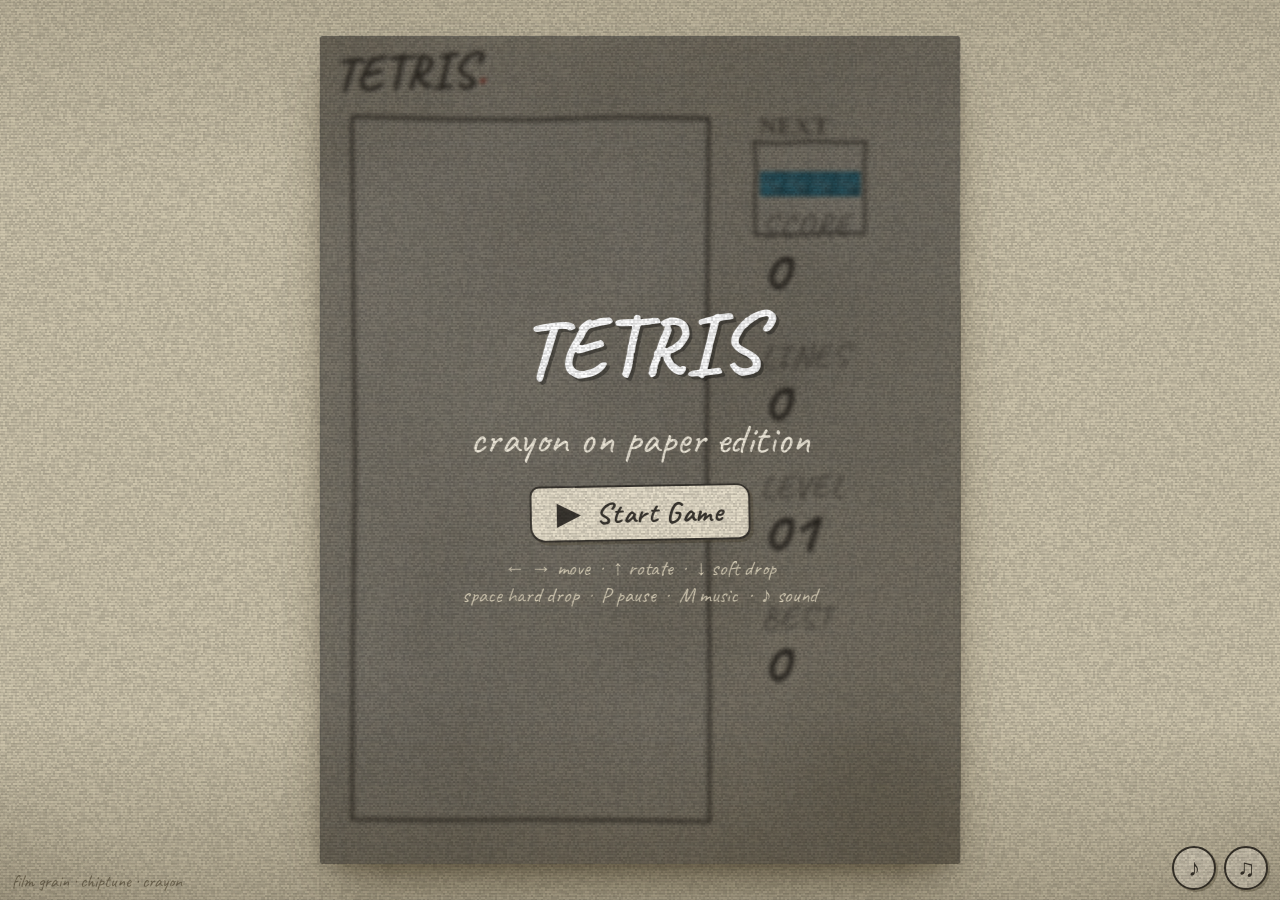
<file: tetris-opencode/index.html>
<!DOCTYPE html>
<html lang="en">
<head>
<meta charset="UTF-8" />
<meta name="viewport" content="width=device-width, initial-scale=1.0, maximum-scale=1.0, user-scalable=no" />
<title>Retro Tetris — Crayon on Paper</title>
<link rel="preconnect" href="https://fonts.googleapis.com" />
<link rel="preconnect" href="https://fonts.gstatic.com" crossorigin />
<link href="https://fonts.googleapis.com/css2?family=Caveat:wght@400;600;700&family=Patrick+Hand&display=swap" rel="stylesheet" />
<style>
  :root{
    --paper:#e7dfcb;
    --ink:#3a3630;
    --ink-soft:#6b655a;
    --line:#9fb0c4;
    --shadow:rgba(60,50,30,.28);
  }
  *{ box-sizing:border-box; }
  html,body{
    margin:0; height:100%;
    background:#cfc6ad;
    font-family:'Patrick Hand','Comic Sans MS',cursive;
    color:var(--ink);
    overflow:hidden;
    -webkit-user-select:none; user-select:none;
    touch-action:none;
  }
  #stage{
    position:fixed; inset:0;
    display:flex; align-items:center; justify-content:center;
    overflow:hidden;
  }
  #scene{
    position:relative;
    transform-origin:center center;
    transition:transform .12s ease-out;
  }
  canvas{ display:block; }
  #paper{
    position:absolute; top:0; left:0;
    box-shadow:
      0 2px 0 rgba(255,255,255,.35) inset,
      0 30px 60px -20px rgba(40,30,10,.55),
      0 10px 24px -12px rgba(40,30,10,.5);
    border-radius:3px;
  }
  #board, #next{ position:absolute; }

  /* ---------- HUD ---------- */
  .panel{
    position:absolute;
    font-family:'Caveat',cursive;
    line-height:.95;
    text-shadow:0 1px 0 rgba(255,255,255,.35);
  }
  .panel .label{
    font-size:34px; letter-spacing:2px; color:var(--ink-soft);
    transform:rotate(-1.2deg);
  }
  .panel .value{
    font-size:64px; font-weight:700; color:var(--ink);
    transform:rotate(.6deg);
    transition:transform .12s ease-out;
  }
  .panel .value.pop{ animation:pop .35s ease-out; }
  @keyframes pop{
    0%{ transform:scale(1) rotate(.6deg); }
    40%{ transform:scale(1.28) rotate(-2deg); }
    100%{ transform:scale(1) rotate(.6deg); }
  }
  #title{
    position:absolute; top:4px; left:14px;
    font-family:'Caveat',cursive; font-weight:700;
    font-size:52px; color:var(--ink);
    transform:rotate(-2deg);
    text-shadow:2px 2px 0 rgba(255,255,255,.4);
  }
  #title span{ color:#c0392b; }

  /* ---------- Overlays ---------- */
  .overlay{
    position:absolute; inset:0;
    display:flex; flex-direction:column;
    align-items:center; justify-content:center;
    gap:14px; text-align:center;
    background:rgba(30,26,20,.55);
    backdrop-filter:blur(2px);
    border-radius:3px;
    opacity:0; pointer-events:none;
    transition:opacity .25s ease;
    z-index:5;
  }
  .overlay.show{ opacity:1; pointer-events:auto; }
  .overlay h1{
    font-family:'Caveat',cursive; font-weight:700;
    font-size:88px; margin:0; color:#fff;
    text-shadow:3px 3px 0 rgba(0,0,0,.35);
    transform:rotate(-2deg);
  }
  .overlay h1.red{ color:#ff6b57; }
  .overlay p{
    font-size:30px; margin:0; color:#f2ecdd;
    font-family:'Caveat',cursive;
  }
  .overlay .big{ font-size:44px; }
  .overlay .hint{ font-size:22px; color:#d8cfb8; }

  .btn{
    font-family:'Caveat',cursive; font-weight:700;
    font-size:30px; letter-spacing:1px;
    padding:8px 26px; margin-top:6px;
    background:var(--paper); color:var(--ink);
    border:2.5px solid var(--ink);
    border-radius:10px 14px 12px 16px;
    box-shadow:3px 3px 0 var(--shadow);
    cursor:pointer; transform:rotate(-1deg);
    transition:transform .08s ease, box-shadow .08s ease;
  }
  .btn:hover{ transform:rotate(-1deg) translate(-1px,-1px); box-shadow:4px 4px 0 var(--shadow); }
  .btn:active{ transform:rotate(-1deg) translate(2px,2px); box-shadow:1px 1px 0 var(--shadow); }

  /* ---------- Sound toggles ---------- */
  #soundbar{
    position:absolute; bottom:10px; right:12px;
    display:flex; gap:8px; z-index:6;
  }
  .tog{
    font-family:'Caveat',cursive; font-weight:700; font-size:22px;
    width:44px; height:44px; border-radius:50%;
    border:2.5px solid var(--ink);
    background:var(--paper); color:var(--ink);
    cursor:pointer; box-shadow:2px 2px 0 var(--shadow);
    display:flex; align-items:center; justify-content:center;
    transition:transform .08s ease, background .15s;
  }
  .tog:active{ transform:translate(1px,1px); }
  .tog.off{ background:#c8bfa6; color:#8a8375; text-decoration:line-through; }
  .tog .ico{ font-size:24px; }

  /* ---------- Mobile touch controls ---------- */
  #touch{
    position:fixed; inset:0; display:none;
    z-index:8; pointer-events:none;
  }
  #touch button{
    position:absolute; pointer-events:auto;
    font-family:'Caveat',cursive; font-weight:700; font-size:34px;
    width:72px; height:72px; border-radius:18px;
    border:2.5px solid rgba(255,255,255,.5);
    background:rgba(60,50,30,.35); color:#fff;
    backdrop-filter:blur(3px);
    display:flex; align-items:center; justify-content:center;
  }
  #touch .left{ left:18px; bottom:26px; }
  #touch .right{ left:104px; bottom:26px; }
  #touch .rot{ right:18px; bottom:120px; }
  #touch .drop{ right:18px; bottom:26px; }
  #touch .down{ right:104px; bottom:26px; }

  #grain{
    position:fixed; inset:0; pointer-events:none; z-index:9;
    mix-blend-mode:multiply; opacity:.3;
  }
  #vignette{
    position:fixed; inset:0; pointer-events:none; z-index:10;
    background:
      radial-gradient(120% 120% at 50% 42%, transparent 55%, rgba(30,22,10,.42) 100%),
      linear-gradient(180deg, rgba(40,30,10,.10), transparent 20%, transparent 80%, rgba(40,30,10,.18));
  }
  #scan{
    position:fixed; inset:0; pointer-events:none; z-index:10; opacity:.12;
    background:repeating-linear-gradient(0deg, rgba(0,0,0,.6) 0 1px, transparent 1px 3px);
    mix-blend-mode:multiply;
  }
  .credit{
    position:fixed; bottom:8px; left:12px; z-index:6;
    font-family:'Caveat',cursive; font-size:18px; color:rgba(60,50,30,.5);
  }
</style>
</head>
<body>
  <div id="stage">
    <div id="scene">
      <canvas id="paper"></canvas>
      <canvas id="board"></canvas>
      <canvas id="next"></canvas>

      <div id="title">TETRIS<span>.</span></div>

      <div class="panel" id="scorePanel">
        <div class="label">SCORE</div>
        <div class="value" id="score">0</div>
      </div>
      <div class="panel" id="linesPanel">
        <div class="label">LINES</div>
        <div class="value" id="lines">0</div>
      </div>
      <div class="panel" id="levelPanel">
        <div class="label">LEVEL</div>
        <div class="value" id="level">01</div>
      </div>
      <div class="panel" id="highPanel">
        <div class="label">BEST</div>
        <div class="value" id="high">0</div>
      </div>

      <div class="overlay" id="menu">
        <h1>TETRIS</h1>
        <p class="big">crayon on paper edition</p>
        <button class="btn" id="startBtn">▶ &nbsp;Start Game</button>
        <p class="hint">← → move &nbsp;·&nbsp; ↑ rotate &nbsp;·&nbsp; ↓ soft drop<br>space hard drop &nbsp;·&nbsp; P pause &nbsp;·&nbsp; M music &nbsp;·&nbsp; ♪ sound</p>
      </div>

      <div class="overlay" id="pause">
        <h1>PAUSED</h1>
        <p class="hint">press P or Space to resume</p>
      </div>

      <div class="overlay" id="over">
        <h1 class="red">GAME OVER</h1>
        <p id="finalScore" class="big">0</p>
        <p id="finalLine">0 lines</p>
        <button class="btn" id="againBtn">↻ &nbsp;Play Again</button>
      </div>
    </div>
  </div>

  <div id="soundbar">
    <button class="tog" id="sndTog" title="Sound (S)"><span class="ico">♪</span></button>
    <button class="tog" id="musTog" title="Music (M)"><span class="ico">♫</span></button>
  </div>

  <div id="touch">
    <button class="left" data-a="left">◀</button>
    <button class="right" data-a="right">▶</button>
    <button class="down" data-a="down">▼</button>
    <button class="rot" data-a="rot">⟳</button>
    <button class="drop" data-a="drop">⤓</button>
  </div>

  <canvas id="grain"></canvas>
  <div id="scan"></div>
  <div id="vignette"></div>
  <div class="credit">film grain · chiptune · crayon</div>

<script>
"use strict";
/* ============================================================================
   RETRO TETRIS — crayon-on-paper
   All art + audio generated in-browser. No external assets.
   ========================================================================== */

/* ----------------------------- CONFIG ----------------------------------- */
const COLS = 10, ROWS = 20;
const CELL = 36;                 // board cell px
const PAD  = 26;                 // board padding on the paper
const BW = COLS*CELL + PAD*2;    // board width
const BH = ROWS*CELL + PAD*2;    // board height
const SIDE = 210;                // side panel width
const PW = BW + SIDE + 40;       // paper width
const PH = BH + 84;              // paper height

const COLORS = {
  I:{c:'#2f9fc4', d:'#1c6f8c'},
  O:{c:'#e7b41f', d:'#a67c0e'},
  T:{c:'#8e44ad', d:'#5c2c73'},
  S:{c:'#3f9d55', d:'#256c38'},
  Z:{c:'#c0392b', d:'#7d2418'},
  J:{c:'#3f6fb0', d:'#274876'},
  L:{c:'#e07b2c', d:'#9c5215'},
};

/* ----------------------------- SHAPES ----------------------------------- */
const SHAPES = {
  I:[[0,1],[1,1],[2,1],[3,1]],
  O:[[0,0],[1,0],[0,1],[1,1]],
  T:[[1,0],[0,1],[1,1],[2,1]],
  S:[[1,0],[2,0],[0,1],[1,1]],
  Z:[[0,0],[1,0],[1,1],[2,1]],
  J:[[0,0],[0,1],[1,1],[2,1]],
  L:[[2,0],[0,1],[1,1],[2,1]],
};
const KEYS = Object.keys(SHAPES);

/* ----------------------- STATE / DOM ------------------------------------- */
const el = id => document.getElementById(id);
const scene = el('scene'), stage = el('stage');
const paperC = el('paper'), boardC = el('board'), nextC = el('next');
const pctx = paperC.getContext('2d');
const bctx = boardC.getContext('2d');
const nctx = nextC.getContext('2d');
const grainC = el('grain'), gctx = grainC.getContext('2d');

const scoreEl=el('score'), linesEl=el('lines'), levelEl=el('level'), highEl=el('high');
const menu=el('menu'), pauseOv=el('pause'), overOv=el('over');

let DPR = Math.min(window.devicePixelRatio||1, 2);

function setupCanvas(c, w, h){
  c.width = w*DPR; c.height = h*DPR;
  c.style.width = w+'px'; c.style.height = h+'px';
  c.getContext('2d').setTransform(DPR,0,0,DPR,0,0);
}
function layout(){
  scene.style.width = PW+'px';
  scene.style.height = PH+'px';
  setupCanvas(paperC, PW, PH);
  setupCanvas(boardC, BW, BH);
  boardC.style.left = PAD-14+'px';
  boardC.style.top  = 62+'px';
  nextC.style.left  = (BW+30)+'px';
  nextC.style.top   = 82+'px';
  const NW=130, NH=130; setupCanvas(nextC, NW, NH);

  // side labels
  const sx = BW+44;
  positionLabel('scorePanel', sx, 180);
  positionLabel('linesPanel', sx, 315);
  positionLabel('levelPanel', sx, 450);
  positionLabel('highPanel',  sx, 585);

  drawPaper();
  fitScene();
}
function positionLabel(id, x, y){
  const p = el(id);
  p.style.left = x+'px'; p.style.top = y+'px';
}
function fitScene(){
  const sw = stage.clientWidth, sh = stage.clientHeight;
  const scale = Math.min(sw/PW, sh/PH, 1.6) * 0.92;
  scene.style.transform = `scale(${scale})`;
}

/* ============================================================================
   PAPER + CRAYON TEXTURES (pre-rendered once)
   ========================================================================== */
let paperTex = null;
function drawPaper(){
  const g = pctx;
  const w = PW, h = PH;
  g.clearRect(0,0,w,h);

  // base aged paper
  const grad = g.createLinearGradient(0,0,w,h);
  grad.addColorStop(0,'#efe7d3');
  grad.addColorStop(.5,'#e7dfcb');
  grad.addColorStop(1,'#ddd2b8');
  g.fillStyle = grad; g.fillRect(0,0,w,h);

  // soft mottling (large blotches)
  for(let i=0;i<70;i++){
    const x=Math.random()*w, y=Math.random()*h, r=40+Math.random()*140;
    const rg=g.createRadialGradient(x,y,0,x,y,r);
    const dark = Math.random()>.5;
    rg.addColorStop(0, dark? 'rgba(120,100,60,.05)':'rgba(255,250,235,.06)');
    rg.addColorStop(1,'rgba(0,0,0,0)');
    g.fillStyle=rg; g.beginPath(); g.arc(x,y,r,0,7); g.fill();
  }
  // fine speckle grain
  for(let i=0;i<4200;i++){
    const x=Math.random()*w, y=Math.random()*h;
    const a=Math.random()*.06;
    g.fillStyle = Math.random()>.5? `rgba(80,65,35,${a})`:`rgba(255,255,255,${a})`;
    g.fillRect(x,y, Math.random()*1.6, Math.random()*1.6);
  }
  // a few darker stains / scratches
  for(let i=0;i<10;i++){
    const x=Math.random()*w, y=Math.random()*h;
    g.strokeStyle=`rgba(90,75,45,${.04+Math.random()*.05})`;
    g.lineWidth=1; g.beginPath();
    g.moveTo(x,y); g.lineTo(x+Math.random()*120-60, y+Math.random()*120-60); g.stroke();
  }

  // graph-paper grid (faint)
  g.strokeStyle='rgba(120,150,180,.20)';
  g.lineWidth=1;
  const gs=22;
  for(let x=0;x<=w;x+=gs){ g.beginPath(); g.moveTo(x+.5,0); g.lineTo(x+.5,h); g.stroke(); }
  for(let y=0;y<=h;y+=gs){ g.beginPath(); g.moveTo(0,y+.5); g.lineTo(w,y+.5); g.stroke(); }

  // faint corner wear
  const corner = g.createRadialGradient(0,0,0,0,0,160);
  corner.addColorStop(0,'rgba(120,100,60,.10)'); corner.addColorStop(1,'rgba(0,0,0,0)');
  g.fillStyle=corner; g.fillRect(0,0,160,160);
}

/* crayon texture per color -> small offscreen canvas reused everywhere */
const crayonCache = {};
function crayon(key, size){
  if(crayonCache[key]) return crayonCache[key];
  const {c,d} = COLORS[key];
  const cv = document.createElement('canvas');
  cv.width = size; cv.height = size;
  const g = cv.getContext('2d');
  // base fill
  g.fillStyle = c; g.fillRect(0,0,size,size);
  // crayon grain: lots of short strokes in lighter/darker tints
  for(let i=0;i<size*7;i++){
    const x=Math.random()*size, y=Math.random()*size;
    const len=2+Math.random()*5, ang=Math.random()*Math.PI;
    const light = Math.random()>.5;
    g.strokeStyle = light? 'rgba(255,255,255,'+(.05+Math.random()*.14)+')'
                         : 'rgba(0,0,0,'+(.05+Math.random()*.16)+')';
    g.lineWidth = 1+Math.random()*1.2;
    g.beginPath(); g.moveTo(x,y); g.lineTo(x+Math.cos(ang)*len, y+Math.sin(ang)*len); g.stroke();
  }
  // inner soft shading (top-left lighter, bottom-right darker)
  const sh = g.createLinearGradient(0,0,size,size);
  sh.addColorStop(0,'rgba(255,255,255,.18)');
  sh.addColorStop(.5,'rgba(0,0,0,0)');
  sh.addColorStop(1,'rgba(0,0,0,.22)');
  g.fillStyle=sh; g.fillRect(0,0,size,size);
  // hand-drawn wobbly border
  g.strokeStyle = d; g.lineWidth = 2.4; g.lineJoin='round';
  wobRect(g, 1.5, 1.5, size-3, size-3, 1.6);
  crayonCache[key] = cv;
  return cv;
}
/* wobbly rectangle for that hand-drawn feel */
function wobRect(g,x,y,w,h,j){
  const pts=[
    [x,y],[x+w,y],[x+w,y+h],[x,y+h]
  ];
  g.beginPath();
  const seg=4;
  for(let e=0;e<4;e++){
    const a=pts[e], b=pts[(e+1)%4];
    if(e===0) g.moveTo(a[0]+(Math.random()*2-1)*j, a[1]+(Math.random()*2-1)*j);
    for(let s=1;s<=seg;s++){
      const t=s/seg;
      const nx=a[0]+(b[0]-a[0])*t, ny=a[1]+(b[1]-a[1])*t;
      g.lineTo(nx+(Math.random()*2-1)*j, ny+(Math.random()*2-1)*j);
    }
  }
  g.closePath(); g.stroke();
}

/* ============================================================================
   GAME STATE
   ========================================================================== */
let grid, cur, next, bag, score, lines, level, high;
let dropTimer, dropInterval, lastT;
let state = 'menu';        // menu | playing | paused | over
let shakeT=0, shakeX=0, shakeY=0;
let clearLines=[];         // rows clearing
let flashT=0;
let particles=[];
let floaters=[];           // floating score text
let combo=0;
let highScore = +(localStorage.getItem('tetHigh')||0);
highEl.textContent = highScore;

function newBag(){ const b=[...KEYS]; for(let i=b.length-1;i>0;i--){const r=Math.floor(Math.random()*(i+1));[b[i],b[r]]=[b[r],b[i]];} return b; }
function takePiece(){ if(!bag||bag.length===0) bag=newBag(); return bag.pop(); }

function reset(){
  grid = Array.from({length:ROWS},()=>Array(COLS).fill(null));
  bag = newBag();
  next = takePiece();
  spawn();
  score=0; lines=0; level=1; combo=0;
  dropInterval = 1000;
  dropTimer = 0;
  clearLines=[]; particles=[]; floaters=[];
  updateHUD();
}
function spawn(){
  cur = { type:next, cells:SHAPES[next].map(c=>[...c]), x:Math.floor((COLS-4)/2), y:-2, rot:0 };
  // game over if the new piece can't even enter the board (stack reached the top)
  if(!fits(cur.cells, cur.x, cur.y+1)) gameOver();
  next = takePiece();
  sfx('spawn');
  drawNext();
}

/* ---- geometry helpers ---- */
function rotateCells(cells, dir){
  return cells.map(([x,y])=> dir>0 ? [ -y, x ] : [ y, -x ]);
}
function normalize(cells){
  let minx=99,miny=99;
  cells.forEach(([x,y])=>{minx=Math.min(minx,x);miny=Math.min(miny,y);});
  return cells.map(([x,y])=>[x-minx, y-miny]);
}
function fits(cells, ox, oy){
  for(const [x,y] of cells){
    const gx=ox+x, gy=oy+y;
    if(gx<0||gx>=COLS||gy>=ROWS) return false;
    if(gy>=0 && grid[gy][gx]) return false;
  }
  return true;
}
function ghostY(){
  let gy=cur.y;
  while(fits(cur.cells, cur.x, gy+1)) gy++;
  return gy;
}

/* ---- input actions ---- */
function move(dx){
  if(state!=='playing') return;
  if(fits(cur.cells, cur.x+dx, cur.y)){ cur.x+=dx; sfx('move'); }
}
function rotate(dir=1){
  if(state!=='playing') return;
  const rc = normalize(rotateCells(cur.cells, dir));
  const kicks=[0,-1,1,-2,2];
  for(const k of kicks){
    if(fits(rc, cur.x+k, cur.y)){ cur.cells=rc; cur.x+=k; sfx('rotate'); floatSpark(); return; }
    if(fits(rc, cur.x+k, cur.y-1)){ cur.cells=rc; cur.x+=k; cur.y-=1; sfx('rotate'); floatSpark(); return; }
  }
}
function softDrop(){
  if(state!=='playing') return;
  if(fits(cur.cells, cur.x, cur.y+1)){ cur.y++; score+=1; updateHUD(); }
  else lock();
  dropTimer=0;
}
function hardDrop(){
  if(state!=='playing') return;
  const gy=ghostY(); const dist=gy-cur.y;
  cur.y=gy; score+=dist*2;
  shake(4, 120);
  for(let i=0;i<dist;i++) emitLandingParticles();
  sfx('hard');
  lock();
}
function lock(){
  cur.cells.forEach(([x,y])=>{
    const gx=cur.x+x, gy=cur.y+y;
    if(gy>=0) grid[gy][gx]=cur.type;
  });
  emitLandingParticles();
  sfx('lock');
  const full=[];
  for(let r=0;r<ROWS;r++) if(grid[r].every(v=>v)) full.push(r);
  if(full.length){
    clearLines=full; flashT=1;
    combo++;
    const pts=[100,300,500,800][full.length-1] * level * (combo>1?2:1);
    score+=pts; lines+=full.length;
    shake(6+full.length*3, 200+full.length*80);
    sfx('clear', full.length);
    if(full.length>=4) sfx('tetris');
    floaters.push({text: full.length>=4?'TETRIS!':(full.length*100)+'', x:BW/2, y:PAD+CELL*(full[0]||10), t:0, c: full.length>=4?'#c0392b':'#3a3630'});
    levelUp();
  } else {
    combo=0;
  }
  updateHUD();
  if(full.length){ popScore(); popLines(); }
  spawn();
}
function levelUp(){
  const nl = 1 + Math.floor(lines/10);
  if(nl>level){ level=nl; sfx('level'); floaters.push({text:'LEVEL '+level, x:BW/2, y:PAD+CELL*3, t:0, c:'#2f9fc4'}); }
  dropInterval = Math.max(90, 1000 - (level-1)*85);
}
function popScore(){ bump(scoreEl); }
function popLines(){ bump(linesEl); }
function bump(node){ node.classList.remove('pop'); void node.offsetWidth; node.classList.add('pop'); }

function updateHUD(){
  scoreEl.textContent = score;
  linesEl.textContent = lines;
  levelEl.textContent = String(level).padStart(2,'0');
  if(score>highScore){ highScore=score; highEl.textContent=highScore; localStorage.setItem('tetHigh',highScore); }
}

function gameOver(){
  state='over';
  sfx('over');
  document.getElementById('finalScore').textContent = score;
  document.getElementById('finalLine').textContent = lines+' lines · level '+level;
  overOv.classList.add('show');
  saveHigh();
}
function saveHigh(){ if(score>highScore){highScore=score; localStorage.setItem('tetHigh',highScore);} highEl.textContent=highScore; }

/* ============================================================================
   PARTICLES + FLOATERS
   ========================================================================== */
function emitLandingParticles(){
  const gy=cur.y;
  cur.cells.forEach(([x,y])=>{
    const gx=cur.x+x;
    if(gy+y>=0){
      const cx=PAD+gx*CELL+CELL/2, cy=PAD+(gy+y)*CELL+CELL;
      for(let i=0;i<3;i++){
        particles.push({x:cx,y:cy,vx:(Math.random()-.5)*3,vy:-Math.random()*2-1,g:.25,life:1,col:COLORS[cur.type].c});
      }
    }
  });
}
function floatSpark(){
  cur.cells.forEach(([x,y])=>{
    if(Math.random()>.4) particles.push({x:PAD+(cur.x+x)*CELL+CELL/2,y:PAD+(cur.y+y)*CELL+CELL/2,vx:(Math.random()-.5)*2,vy:(Math.random()-.5)*2,g:.05,life:.7,col:'#fff'});
  });
}
function emitClearParticles(rows){
  rows.forEach(r=>{
    for(let c=0;c<COLS;c++){
      const key=grid[r][c]; if(!key) continue;
      const cx=PAD+c*CELL+CELL/2, cy=PAD+r*CELL+CELL/2;
      for(let i=0;i<5;i++){
        particles.push({x:cx,y:cy,vx:(Math.random()-.5)*7,vy:(Math.random()-.5)*7-2,g:.3,life:1,col:COLORS[key].c});
      }
    }
  });
}
function shake(mag, ms){ shakeT=ms/1000; shakeX=mag; shakeY=mag; }

/* ============================================================================
   RENDER
   ========================================================================== */
function drawBlock(g, key, px, py, s, alpha=1){
  g.globalAlpha=alpha;
  g.drawImage(crayon(key, s), px, py, s, s);
  g.globalAlpha=1;
}
function render(){
  const g=bctx;
  g.clearRect(0,0,BW,BH);
  g.save();
  if(shakeT>0){
    const k=shakeT;
    g.translate((Math.random()*2-1)*shakeX*k, (Math.random()*2-1)*shakeY*k);
  }

  // board background (clear paper window)
  g.fillStyle='rgba(255,255,255,.10)';
  g.fillRect(PAD-4,PAD-4,COLS*CELL+8,ROWS*CELL+8);

  // faint inner grid
  g.strokeStyle='rgba(90,80,55,.10)'; g.lineWidth=1;
  for(let x=0;x<=COLS;x++){ g.beginPath(); g.moveTo(PAD+x*CELL+.5,PAD); g.lineTo(PAD+x*CELL+.5,PAD+ROWS*CELL); g.stroke(); }
  for(let y=0;y<=ROWS;y++){ g.beginPath(); g.moveTo(PAD,PAD+y*CELL+.5); g.lineTo(PAD+COLS*CELL,PAD+y*CELL+.5); g.stroke(); }

  // hand-drawn outer border
  g.strokeStyle='#3a3630'; g.lineWidth=3; g.lineJoin='round';
  wobRect(g, PAD-3, PAD-3, COLS*CELL+6, ROWS*CELL+6, 2);

  // placed blocks
  for(let r=0;r<ROWS;r++) for(let c=0;c<COLS;c++){
    const k=grid[r][c]; if(!k) continue;
    let a=1;
    if(clearLines.includes(r)) a = flashT*.5+.5;
    drawBlock(g,k,PAD+c*CELL,PAD+r*CELL,CELL,a);
  }

  // ghost
  if(state==='playing'){
    const gy=ghostY();
    g.strokeStyle='rgba(58,54,48,.5)'; g.lineWidth=2; g.setLineDash([5,4]);
    cur.cells.forEach(([x,y])=>{
      const gx=cur.x+x, gyy=gy+y;
      if(gyy>=0) wobRect(g, PAD+gx*CELL+2, PAD+gyy*CELL+2, CELL-4, CELL-4, 1.2);
    });
    g.setLineDash([]);
  }

  // current piece
  if(state==='playing'||state==='paused'){
    cur.cells.forEach(([x,y])=>{
      const gx=cur.x+x, gy=cur.y+y;
      if(gy>=0) drawBlock(g, cur.type, PAD+gx*CELL, PAD+gy*CELL, CELL);
    });
  }

  // particles
  particles.forEach(p=>{
    g.globalAlpha=Math.max(0,p.life);
    g.fillStyle=p.col;
    g.fillRect(p.x-2,p.y-2,4,4);
  });
  g.globalAlpha=1;

  // floating text
  floaters.forEach(f=>{
    g.globalAlpha=Math.max(0,1-f.t/1.2);
    g.font='700 40px Caveat, cursive';
    g.fillStyle=f.c; g.textAlign='center';
    g.fillText(f.text, f.x, f.y - f.t*30);
  });
  g.globalAlpha=1;

  g.restore();
}
function drawNext(){
  const g=nctx; const W=nextC.width/DPR, H=nextC.height/DPR;
  g.clearRect(0,0,W,H);
  // frame
  g.fillStyle='rgba(255,255,255,.10)'; g.fillRect(6,26,W-12,H-32);
  g.strokeStyle='#3a3630'; g.lineWidth=2.5; g.lineJoin='round';
  wobRect(g, 8, 28, W-16, H-36, 1.5);
  // label
  g.font='600 26px Caveat, cursive'; g.fillStyle='#6b655a'; g.textAlign='left';
  g.fillText('NEXT', 12, 20);
  // piece
  const cells=SHAPES[next];
  const minx=Math.min(...cells.map(c=>c[0])), maxx=Math.max(...cells.map(c=>c[0]));
  const miny=Math.min(...cells.map(c=>c[1])), maxy=Math.max(...cells.map(c=>c[1]));
  const s=26;
  const bw=(maxx-minx+1)*s, bh=(maxy-miny+1)*s;
  const ox=(W-bw)/2 - minx*s, oy=(H-bh)/2 + 6 - miny*s;
  cells.forEach(([x,y])=> drawBlock(g, next, ox+x*s, oy+y*s, s));
}

/* ============================================================================
   UPDATE LOOP
   ========================================================================== */
function update(dt){
  // screen shake decay
  if(shakeT>0) shakeT=Math.max(0,shakeT-dt);

  // particles
  for(let i=particles.length-1;i>=0;i--){
    const p=particles[i];
    p.x+=p.vx; p.y+=p.vy; p.vy+=p.g; p.life-=dt*1.6;
    if(p.life<=0) particles.splice(i,1);
  }
  // floaters
  for(let i=floaters.length-1;i>=0;i--){
    floaters[i].t+=dt; if(floaters[i].t>1.2) floaters.splice(i,1);
  }

  if(state!=='playing') return;

  // line clear animation
  if(clearLines.length){
    flashT-=dt*3;
    if(flashT<=0){
      emitClearParticles(clearLines);
      // remove rows
      clearLines.sort((a,b)=>a-b).forEach(r=>{
        grid.splice(r,1);
        grid.unshift(Array(COLS).fill(null));
      });
      clearLines=[];
      updateHUD();
    }
    return;
  }

  // gravity
  dropTimer+=dt*1000;
  if(dropTimer>=dropInterval){
    dropTimer=0;
    if(fits(cur.cells, cur.x, cur.y+1)) cur.y++;
    else lock();
  }
}

function frame(t){
  const dt = Math.min(0.05, (t-lastT)/1000 || 0);
  lastT=t;
  update(dt);
  render();
  drawGrain(t);
  requestAnimationFrame(frame);
}

/* ============================================================================
   FILM GRAIN  (rolling / animated)
   ========================================================================== */
let grainFrames=[], grainW=256, grainH=256, grainFrame=0, lastGrain=0;
function buildGrain(){
  grainFrames=[];
  const n=6;
  for(let f=0;f<n;f++){
    const cv=document.createElement('canvas'); cv.width=grainW; cv.height=grainH;
    const g=cv.getContext('2d');
    const img=g.createImageData(grainW,grainH);
    for(let i=0;i<img.data.length;i+=4){
      const v=Math.floor(Math.random()*255);
      img.data[i]=v; img.data[i+1]=v; img.data[i+2]=v;
      img.data[i+3]=255;
    }
    g.putImageData(img,0,0);
    grainFrames.push(cv);
  }
}
function drawGrain(t){
  // roll: swap frames ~ every 33ms (30fps flicker) + slight pan
  if(t-lastGrain>33){ lastGrain=t; grainFrame=(grainFrame+1)%grainFrames.length; }
  const f=grainFrames[grainFrame];
  const scale=2;
  const offX=(Math.random()*40), offY=(Math.random()*40);
  gctx.clearRect(0,0,grainC.width,grainC.height);
  gctx.globalAlpha=0.5;
  gctx.imageSmoothingEnabled=false;
  // tile the noise across the viewport
  const sw=grainW*scale, sh=grainH*scale;
  for(let y=-offY; y<grainC.height; y+=sh){
    for(let x=-offX; x<grainC.width; x+=sw){
      gctx.drawImage(f, x, y, sw, sh);
    }
  }
  gctx.globalAlpha=1;
}

/* ============================================================================
   AUDIO  (Web Audio, fully synthesized)
   ========================================================================== */
let AC=null, master=null, sfxGain=null, musGain=null;
let soundOn=true, musicOn=true;
let musicPlaying=false, musicTimer=null, nextNoteTime=0, musicStep=0;

function initAudio(){
  if(AC) return;
  AC = new (window.AudioContext||window.webkitAudioContext)();
  master = AC.createGain(); master.gain.value=0.9; master.connect(AC.destination);
  sfxGain = AC.createGain(); sfxGain.gain.value=0.6; sfxGain.connect(master);
  musGain = AC.createGain(); musGain.gain.value=0.0; musGain.connect(master);
  setMusic(musicOn);
}
function resumeAudio(){ if(AC && AC.state==='suspended') AC.resume(); }

function tone(freq, dur, type='square', vol=0.3, when=0, dest=null){
  if(!AC) return;
  const t0=AC.currentTime+when;
  const o=AC.createOscillator(), g=AC.createGain();
  o.type=type; o.frequency.setValueAtTime(freq,t0);
  g.gain.setValueAtTime(0,t0);
  g.gain.linearRampToValueAtTime(vol,t0+0.008);
  g.gain.exponentialRampToValueAtTime(0.0001,t0+dur);
  o.connect(g); g.connect(dest||sfxGain);
  o.start(t0); o.stop(t0+dur+0.02);
}
function noiseBurst(dur, vol=0.3, hp=800){
  if(!AC) return;
  const t0=AC.currentTime;
  const buf=AC.createBuffer(1, AC.sampleRate*dur, AC.sampleRate);
  const d=buf.getChannelData(0);
  for(let i=0;i<d.length;i++) d[i]=(Math.random()*2-1)*(1-i/d.length);
  const src=AC.createBufferSource(); src.buffer=buf;
  const f=AC.createBiquadFilter(); f.type='highpass'; f.frequency.value=hp;
  const g=AC.createGain(); g.gain.value=vol;
  src.connect(f); f.connect(g); g.connect(sfxGain);
  src.start(t0);
}
function sfx(name, n=1){
  if(!AC || !soundOn) return;
  switch(name){
    case 'move':   tone(300,0.05,'square',0.12); break;
    case 'rotate': tone(520,0.06,'square',0.16); tone(660,0.05,'square',0.1,0.03); break;
    case 'spawn':  tone(240,0.05,'triangle',0.1); break;
    case 'lock':   tone(180,0.08,'square',0.22); noiseBurst(0.05,0.12,500); break;
    case 'hard':   noiseBurst(0.12,0.25,300); tone(120,0.12,'sawtooth',0.2); break;
    case 'clear':  {
      const base=[523,659,784,1047];
      for(let i=0;i<Math.min(n,4);i++) tone(base[i],0.14,'square',0.25,i*0.05);
      noiseBurst(0.1,0.15,1200);
      break;
    }
    case 'tetris': {
      [523,659,784,1047,1319].forEach((f,i)=>tone(f,0.18,'square',0.28,i*0.06));
      noiseBurst(0.2,0.2,900);
      break;
    }
    case 'level':  [392,523,659,784].forEach((f,i)=>tone(f,0.12,'triangle',0.22,i*0.06)); break;
    case 'over':   [440,392,330,262,196].forEach((f,i)=>tone(f,0.25,'sawtooth',0.25,i*0.12)); break;
  }
}

/* ---- chiptune: Korobeiniki (classic Tetris theme) ---- */
const NOTE = {
  C4:261.63, D4:293.66, E4:329.63,
  A4:440, B4:493.88, C5:523.25, D5:587.33, E5:659.25, F5:698.46, G5:783.99,
  A5:880, B5:987.77, C6:1046.5,
};
// melody (note, beats) — theme A
const MELODY = [
  ['E5',1],['D5',.5],['C5',.5],['D5',1],['E5',1],['G5',1],['F5',1],['E5',1],
  ['D5',1],['B4',.5],['C5',.5],['D5',1],['E5',1],['D5',.5],['C5',.5],
  ['D5',1],['C5',1],['A4',1.5],
  ['E5',1],['F5',.5],['G5',.5],['F5',1],['E5',1],['D5',1],['B4',.5],
  ['C5',.5],['D5',1],['E5',1],['D5',.5],['C5',.5],['D5',1],['C5',1],['A4',1.5],
];
const BASS = ['A4','A4','E4','E4','A4','A4','E4','E4','C4','C4','A4','A4','E4','E4','C4','C4'];
const BPM = 150;
const spb = 60/BPM; // seconds per beat

function playMusicNote(freq, beat, type='square', vol=0.18){
  if(!AC) return;
  const t0 = nextNoteTime + beat*spb;
  const o=AC.createOscillator(), g=AC.createGain();
  o.type=type; o.frequency.value=freq;
  g.gain.setValueAtTime(0,t0);
  g.gain.linearRampToValueAtTime(vol,t0+0.01);
  g.gain.exponentialRampToValueAtTime(0.0001,t0+beat*spb*0.95);
  o.connect(g); g.connect(musGain);
  o.start(t0); o.stop(t0+beat*spb);
}
function musicTick(){
  if(!musicPlaying) return;
  const total = MELODY.reduce((s,m)=>s+m[1],0);
  let beat=0;
  MELODY.forEach(m=>{
    playMusicNote(NOTE[m[0]], beat, 'square', 0.16);
    beat+=m[1];
  });
  // bass line, one per half-bar
  BASS.forEach((b,i)=>{
    playMusicNote(NOTE[b], i*(total/BASS.length), 'triangle', 0.14);
  });
  nextNoteTime += total*spb;
  musicTimer = setTimeout(musicTick, Math.max(0,(nextNoteTime-AC.currentTime-0.25)*1000));
}
function setMusic(on){
  musicOn=on;
  el('musTog').classList.toggle('off',!on);
  if(!AC) return;
  if(on){
    musGain.gain.cancelScheduledValues(AC.currentTime);
    musGain.gain.linearRampToValueAtTime(0.5, AC.currentTime+0.3);
    if(!musicPlaying){ musicPlaying=true; nextNoteTime=AC.currentTime+0.1; musicTick(); }
  } else {
    musGain.gain.linearRampToValueAtTime(0.0, AC.currentTime+0.2);
    musicPlaying=false; clearTimeout(musicTimer);
  }
}
function setSound(on){
  soundOn=on;
  el('sndTog').classList.toggle('off',!on);
}

/* ============================================================================
   INPUT
   ========================================================================== */
const KEYMAP={
  ArrowLeft:'left', ArrowRight:'right', ArrowDown:'down', ArrowUp:'rot',
  a:'left', d:'right', s:'down', w:'rot', A:'left', D:'right', S:'down', W:'rot',
  ' ':'drop', p:'pause', P:'pause', m:'music', M:'music', s2:'sound',
};
let repeatTimers={};
function doAction(a){
  switch(a){
    case 'left':  move(-1); break;
    case 'right': move(1); break;
    case 'down':  softDrop(); break;
    case 'rot':   rotate(1); break;
    case 'drop':  hardDrop(); break;
    case 'pause': togglePause(); break;
    case 'music': toggleMusic(); break;
    case 'sound': toggleSound(); break;
  }
}
function togglePause(){
  if(state==='playing'){ state='paused'; pauseOv.classList.add('show'); }
  else if(state==='paused'){ state='playing'; pauseOv.classList.remove('show'); lastT=performance.now(); }
}
function toggleMusic(){ initAudio(); resumeAudio(); setMusic(!musicOn); }
function toggleSound(){ initAudio(); resumeAudio(); setSound(!soundOn); }

function startGame(){
  initAudio(); resumeAudio();
  menu.classList.remove('show'); overOv.classList.remove('show'); pauseOv.classList.remove('show');
  reset(); state='playing'; lastT=performance.now();
}

document.addEventListener('keydown', e=>{
  initAudio(); resumeAudio();
  const a=KEYMAP[e.key];
  if(!a) return;
  e.preventDefault();
  if(state==='menu' && (a==='drop'||a==='pause')){ startGame(); return; }
  if(state==='over' && (a==='drop'||a==='pause')){ startGame(); return; }
  doAction(a);
});
el('startBtn').addEventListener('click', startGame);
el('againBtn').addEventListener('click', startGame);
el('sndTog').addEventListener('click', toggleSound);
el('musTog').addEventListener('click', toggleMusic);

/* touch controls */
const touchEl=el('touch');
if('ontouchstart' in window || navigator.maxTouchPoints>0){
  touchEl.style.display='block';
  touchEl.querySelectorAll('button').forEach(b=>{
    const a=b.dataset.a;
    const start=e=>{ e.preventDefault(); initAudio(); resumeAudio();
      if(state==='menu'||state==='over'){ startGame(); return; }
      doAction(a);
      if(a==='left'||a==='right'){
        const iv=setInterval(()=>doAction(a),110);
        repeatTimers[a]=iv;
      }
    };
    const end=e=>{ e.preventDefault(); if(repeatTimers[a]){clearInterval(repeatTimers[a]);repeatTimers[a]=null;} };
    b.addEventListener('touchstart',start,{passive:false});
    b.addEventListener('touchend',end,{passive:false});
    b.addEventListener('mousedown',start);
    b.addEventListener('mouseup',end);
  });
}

/* resize */
window.addEventListener('resize', ()=>{
  DPR=Math.min(window.devicePixelRatio||1,2);
  layout();
  grainC.width=window.innerWidth*DPR; grainC.height=window.innerHeight*DPR;
  grainC.style.width=window.innerWidth+'px'; grainC.style.height=window.innerHeight+'px';
  gctx.setTransform(DPR,0,0,DPR,0,0);
});

/* ============================================================================
   BOOT
   ========================================================================== */
buildGrain();
grainC.width=window.innerWidth*DPR; grainC.height=window.innerHeight*DPR;
grainC.style.width=window.innerWidth+'px'; grainC.style.height=window.innerHeight+'px';
gctx.setTransform(DPR,0,0,DPR,0,0);
layout();
grid=Array.from({length:ROWS},()=>Array(COLS).fill(null));
bag=newBag();
next=takePiece();
cur={type:next, cells:SHAPES[next].map(c=>[...c]), x:3, y:0, rot:0};
drawNext();
menu.classList.add('show');
requestAnimationFrame(frame);
</script>
</body>
</html>
</file>
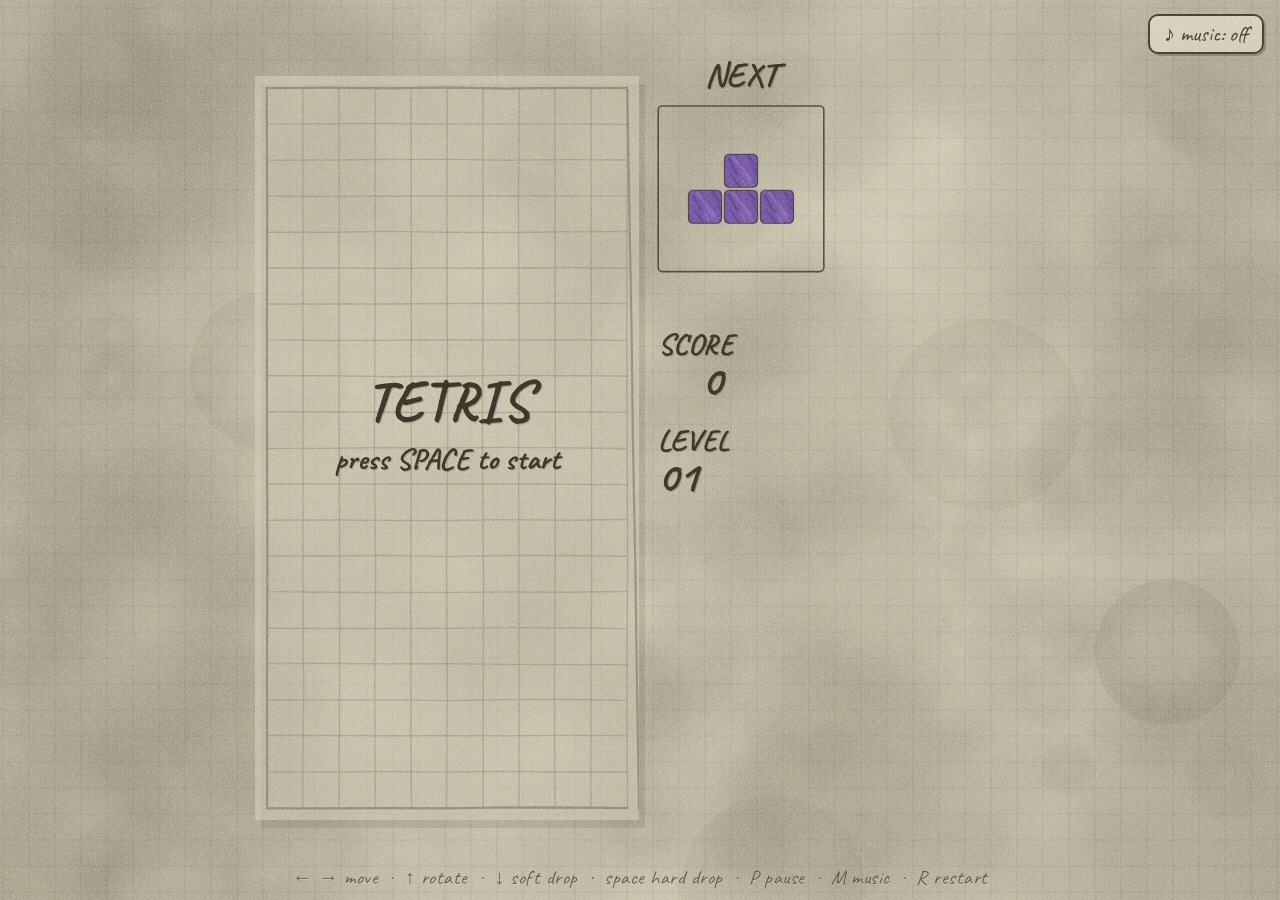
<file: tetris-pi/index.html>
<!DOCTYPE html>
<html lang="en">
<head>
<meta charset="UTF-8">
<meta name="viewport" content="width=device-width, initial-scale=1.0">
<title>Retro Tetris — Paper &amp; Grain</title>
<link rel="preconnect" href="https://fonts.googleapis.com">
<link href="https://fonts.googleapis.com/css2?family=Caveat:wght@500;700&family=Architects+Daughter&display=swap" rel="stylesheet">
<style>
  html, body {
    margin: 0; padding: 0; height: 100%; overflow: hidden;
    background: #b9b2a0;
    font-family: 'Caveat', 'Architects Daughter', cursive;
    user-select: none;
  }
  #stage {
    position: fixed; inset: 0;
    display: flex; align-items: center; justify-content: center;
  }
  canvas { display: block; }
  #hint {
    position: fixed; bottom: 10px; left: 0; right: 0;
    text-align: center; color: #55503f; opacity: .85;
    font-size: 20px; letter-spacing: .5px; pointer-events: none;
    text-shadow: 0 1px 0 rgba(255,255,255,.35);
  }
  #musicBtn {
    position: fixed; top: 14px; right: 16px;
    font-family: inherit; font-size: 22px;
    background: rgba(240,235,220,.55); color: #4a4536;
    border: 2px solid #4a4536; border-radius: 10px;
    padding: 4px 14px; cursor: pointer;
    box-shadow: 2px 2px 0 rgba(74,69,54,.35);
  }
  #musicBtn:hover { background: rgba(240,235,220,.85); }
</style>
</head>
<body>
<div id="stage"><canvas id="game"></canvas></div>
<button id="musicBtn">♪ music: off</button>
<div id="hint">← → move &nbsp;·&nbsp; ↑ rotate &nbsp;·&nbsp; ↓ soft drop &nbsp;·&nbsp; space hard drop &nbsp;·&nbsp; P pause &nbsp;·&nbsp; M music &nbsp;·&nbsp; R restart</div>

<script>
(() => {
'use strict';

/* ============================================================
   RETRO TETRIS — aged paper, pencil grid, crayon blocks,
   rolling film grain, chiptune sound & optional music.
   ============================================================ */

const COLS = 10, ROWS = 20;

// Crayon palette lifted from the reference drawing
const PALETTE = {
  I: { base: '#4e7fb5', dark: '#33567e', light: '#7fa8d4' }, // blue
  O: { base: '#c9a227', dark: '#8f7114', light: '#e3c65a' }, // yellow
  T: { base: '#7a5ca8', dark: '#543f78', light: '#9c82c4' }, // purple
  S: { base: '#5d9c45', dark: '#3c6c2a', light: '#86bd6c' }, // green
  Z: { base: '#c14b32', dark: '#8c2f1c', light: '#dd7455' }, // red
  J: { base: '#3f6fb0', dark: '#2a4d80', light: '#6b93cf' }, // deep blue
  L: { base: '#d98e2b', dark: '#a06114', light: '#ecb15e' }, // orange
  C: { base: '#4a9aa8', dark: '#2f6b76', light: '#74c0cc' }  // teal
};

const SHAPES = {
  I: [[0,1],[1,1],[2,1],[3,1]],
  O: [[1,0],[2,0],[1,1],[2,1]],
  T: [[1,0],[0,1],[1,1],[2,1]],
  S: [[1,0],[2,0],[0,1],[1,1]],
  Z: [[0,0],[1,0],[1,1],[2,1]],
  J: [[0,0],[0,1],[1,1],[2,1]],
  L: [[2,0],[0,1],[1,1],[2,1]]
};

// ---------------------------------------------------------------
// Seeded RNG (mulberry32) so crayon scribbles are stable per cell
// ---------------------------------------------------------------
function mulberry32(seed) {
  return function() {
    seed |= 0; seed = seed + 0x6D2B79F5 | 0;
    let t = Math.imul(seed ^ seed >>> 15, 1 | seed);
    t = t + Math.imul(t ^ t >>> 7, 61 | t) ^ t;
    return ((t ^ t >>> 14) >>> 0) / 4294967296;
  };
}

// ---------------------------------------------------------------
// Canvas & layout
// ---------------------------------------------------------------
const canvas = document.getElementById('game');
const ctx = canvas.getContext('2d');
let W = 0, H = 0, DPR = 1;

// layout metrics (recomputed on resize)
let CELL = 30, boardX = 0, boardY = 0, boardW = 0, boardH = 0;
let nextX = 0, nextY = 0, nextSize = 0;
let scoreY = 0, levelY = 0, sideX = 0;

function resize() {
  DPR = Math.min(window.devicePixelRatio || 1, 2);
  W = window.innerWidth; H = window.innerHeight;
  canvas.width = W * DPR; canvas.height = H * DPR;
  canvas.style.width = W + 'px'; canvas.style.height = H + 'px';
  ctx.setTransform(DPR, 0, 0, DPR, 0, 0);

  CELL = Math.floor(Math.min((H - 90) / (ROWS + 2.4), (W * 0.56) / (COLS + 4)));
  CELL = Math.max(16, Math.min(CELL, 46));
  boardW = CELL * COLS; boardH = CELL * ROWS;
  boardX = Math.floor(W * 0.34 - boardW / 2);
  boardY = Math.floor((H - boardH) / 2 - 14);
  sideX = boardX + boardW + Math.max(34, CELL * 1.2);
  nextSize = CELL * 4.6;
  nextX = sideX;
  nextY = boardY + 30;
  scoreY = nextY + nextSize + 60;
  levelY = scoreY + 96;

  buildPaper();
  buildGridTexture();
}
window.addEventListener('resize', resize);

// ---------------------------------------------------------------
// Paper background (pre-rendered): aged cream, stains, faint
// graph lines, deckled darkening at the edges
// ---------------------------------------------------------------
let paperCv = null;
function buildPaper() {
  paperCv = document.createElement('canvas');
  paperCv.width = W; paperCv.height = H;
  const p = paperCv.getContext('2d');
  const rnd = mulberry32(1234);

  // base wash with soft blotches
  p.fillStyle = '#d9d2bc';
  p.fillRect(0, 0, W, H);
  for (let i = 0; i < 220; i++) {
    const x = rnd() * W, y = rnd() * H, r = 30 + rnd() * 160;
    const g = p.createRadialGradient(x, y, 0, x, y, r);
    const tone = rnd() > 0.5 ? 'rgba(190,180,150,' : 'rgba(235,228,205,';
    g.addColorStop(0, tone + (0.05 + rnd() * 0.08) + ')');
    g.addColorStop(1, 'rgba(0,0,0,0)');
    p.fillStyle = g;
    p.beginPath(); p.arc(x, y, r, 0, 7); p.fill();
  }

  // faint graph-paper lines
  p.strokeStyle = 'rgba(120,125,110,0.16)';
  p.lineWidth = 1;
  const gs = 26;
  for (let x = (W % gs) / 2; x < W; x += gs) {
    p.beginPath(); p.moveTo(x, 0); p.lineTo(x, H); p.stroke();
  }
  for (let y = (H % gs) / 2; y < H; y += gs) {
    p.beginPath(); p.moveTo(0, y); p.lineTo(W, y); p.stroke();
  }

  // speckles & tiny dirt flecks
  for (let i = 0; i < 900; i++) {
    const x = rnd() * W, y = rnd() * H;
    const a = 0.04 + rnd() * 0.16;
    p.fillStyle = rnd() > 0.75 ? `rgba(90,80,55,${a})` : `rgba(255,250,235,${a})`;
    const s = rnd() < 0.85 ? 1 : 2;
    p.fillRect(x, y, s, s);
  }
  // a few coffee-ish scuffs in corners
  for (let i = 0; i < 5; i++) {
    const x = rnd() * W, y = rnd() * H, r = 40 + rnd() * 90;
    const g = p.createRadialGradient(x, y, r * 0.4, x, y, r);
    g.addColorStop(0, 'rgba(0,0,0,0)');
    g.addColorStop(1, `rgba(105,90,60,${0.05 + rnd() * 0.06})`);
    p.fillStyle = g;
    p.beginPath(); p.arc(x, y, r, 0, 7); p.fill();
  }

  // vignette — darker, aged edges
  const v = p.createRadialGradient(W/2, H/2, Math.min(W,H) * 0.35, W/2, H/2, Math.max(W,H) * 0.75);
  v.addColorStop(0, 'rgba(0,0,0,0)');
  v.addColorStop(1, 'rgba(60,50,30,0.26)');
  p.fillStyle = v;
  p.fillRect(0, 0, W, H);
}

// ---------------------------------------------------------------
// Board grid texture (pre-rendered pencil lines, slightly wobbly)
// ---------------------------------------------------------------
let gridCv = null;
function buildGridTexture() {
  gridCv = document.createElement('canvas');
  gridCv.width = boardW + 24; gridCv.height = boardH + 24;
  const g = gridCv.getContext('2d');
  const rnd = mulberry32(99);
  g.strokeStyle = 'rgba(60,55,45,0.55)';
  g.lineWidth = 1.4;
  g.lineCap = 'round';

  const wob = (x1, y1, x2, y2) => {
    const segs = 6;
    g.beginPath();
    g.moveTo(x1 + (rnd()-0.5), y1 + (rnd()-0.5));
    for (let i = 1; i <= segs; i++) {
      const t = i / segs;
      g.lineTo(x1 + (x2-x1)*t + (rnd()-0.5)*1.3, y1 + (y2-y1)*t + (rnd()-0.5)*1.3);
    }
    g.stroke();
  };

  for (let c = 0; c <= COLS; c++) wob(12 + c*CELL, 12, 12 + c*CELL, 12 + boardH);
  for (let r = 0; r <= ROWS; r++) wob(12, 12 + r*CELL, 12 + boardW, 12 + r*CELL);
  // double stroke outer frame, heavier pencil
  g.strokeStyle = 'rgba(50,45,36,0.9)';
  g.lineWidth = 2.2;
  wob(12, 12, 12 + boardW, 12);
  wob(12, 12, 12, 12 + boardH);
  wob(12 + boardW, 12, 12 + boxW(), 12 + boardH);
  wob(12, 12 + boardH, 12 + boardW, 12 + boardH);
  function boxW() { return 12 + boardW; }
}

// ---------------------------------------------------------------
// Crayon cell drawing (pre-rendered per color, stable scribbles)
// ---------------------------------------------------------------
const cellSprites = {};
function buildCellSprites() {
  for (const key of Object.keys(PALETTE)) {
    const col = PALETTE[key];
    const cv = document.createElement('canvas');
    cv.width = CELL; cv.height = CELL;
    const c = cv.getContext('2d');
    const rnd = mulberry32(key.charCodeAt(0) * 7919 + 42);
    const m = 1.5; // margin so blocks look hand-drawn, slightly inset

    // base fill — irregular rounded rect
    c.fillStyle = col.base;
    roundedPath(c, m, m, CELL - 2*m, CELL - 2*m, 3 + rnd()*2);
    c.fill();

    // crayon scribble strokes (light + dark diagonal hatching)
    c.save();
    roundedPath(c, m, m, CELL - 2*m, CELL - 2*m, 4);
    c.clip();
    for (let i = 0; i < 16; i++) {
      const light = rnd() > 0.45;
      c.strokeStyle = light ? col.light : col.dark;
      c.globalAlpha = 0.25 + rnd() * 0.35;
      c.lineWidth = 1 + rnd() * 1.6;
      const x0 = rnd() * CELL, y0 = rnd() * CELL;
      const len = 4 + rnd() * (CELL * 0.8);
      const ang = (0.7 + rnd() * 0.5) + (rnd() > 0.5 ? 0 : Math.PI);
      c.beginPath();
      c.moveTo(x0, y0);
      c.quadraticCurveTo(
        x0 + Math.cos(ang) * len * 0.5 + (rnd()-0.5)*3,
        y0 + Math.sin(ang) * len * 0.5 + (rnd()-0.5)*3,
        x0 + Math.cos(ang) * len,
        y0 + Math.sin(ang) * len
      );
      c.stroke();
    }
    // waxy speckle
    for (let i = 0; i < 22; i++) {
      c.globalAlpha = 0.08 + rnd() * 0.12;
      c.fillStyle = rnd() > 0.5 ? col.light : col.dark;
      c.fillRect(rnd() * CELL, rnd() * CELL, 1.5, 1.5);
    }
    c.restore();

    // pencil outline
    c.globalAlpha = 0.85;
    c.strokeStyle = 'rgba(45,40,32,0.8)';
    c.lineWidth = 1.2;
    roundedPath(c, m, m, CELL - 2*m, CELL - 2*m, 3 + rnd()*2);
    c.stroke();
    c.globalAlpha = 1;

    cellSprites[key] = cv;
  }
}
function roundedPath(c, x, y, w, h, r) {
  c.beginPath();
  c.moveTo(x + r, y);
  c.arcTo(x + w, y, x + w, y + h, r);
  c.arcTo(x + w, y + h, x, y + h, r);
  c.arcTo(x, y + h, x, y, r);
  c.arcTo(x, y, x + w, y, r);
  c.closePath();
}

// ---------------------------------------------------------------
// Film grain — rolling noise, dust, occasional scratch + flicker
// ---------------------------------------------------------------
const GRAIN_TILES = [];
function buildGrain() {
  const size = 256;
  for (let t = 0; t < 3; t++) {
    const cv = document.createElement('canvas');
    cv.width = size; cv.height = size;
    const c = cv.getContext('2d');
    const img = c.createImageData(size, size);
    const rnd = mulberry32(777 + t * 31);
    for (let i = 0; i < size * size; i++) {
      const v = rnd() * 255 | 0;
      img.data[i*4] = v; img.data[i*4+1] = v; img.data[i*4+2] = v;
      img.data[i*4+3] = 26 + (rnd() * 30 | 0);
    }
    c.putImageData(img, 0, 0);
    GRAIN_TILES.push(cv);
  }
}
let grainPhase = 0;
function drawGrain(t) {
  grainPhase += 1;
  const tile = GRAIN_TILES[(grainPhase * 2) % GRAIN_TILES.length];
  // rolling: offset changes every frame (fast jitter = rolling film)
  const ox = (Math.random() * 256) | 0;
  const oy = (Math.random() * 256) | 0;
  ctx.save();
  ctx.globalAlpha = 0.55;
  ctx.globalCompositeOperation = 'overlay';
  for (let x = -ox; x < W; x += 256)
    for (let y = -oy; y < H; y += 256)
      ctx.drawImage(tile, x, y);
  ctx.restore();

  // film flicker — very subtle brightness pulse
  const flick = Math.sin(t * 0.011) * 0.5 + Math.sin(t * 0.037 + 2) * 0.5;
  ctx.save();
  ctx.globalCompositeOperation = 'multiply';
  ctx.fillStyle = `rgba(255,255,255,${0.985 + flick * 0.012})`;
  ctx.fillRect(0, 0, W, H);
  ctx.restore();

  // occasional vertical scratch
  if (Math.random() < 0.006) {
    ctx.save();
    ctx.globalAlpha = 0.10 + Math.random() * 0.12;
    ctx.strokeStyle = '#ffffff';
    ctx.lineWidth = 1;
    const sx = Math.random() * W;
    ctx.beginPath(); ctx.moveTo(sx, 0); ctx.lineTo(sx + (Math.random()-0.5)*10, H); ctx.stroke();
    ctx.restore();
  }
  // dust motes
  for (let i = 0; i < 2; i++) {
    if (Math.random() < 0.3) {
      ctx.save();
      ctx.globalAlpha = 0.05 + Math.random() * 0.08;
      ctx.fillStyle = '#fff';
      ctx.beginPath();
      ctx.arc(Math.random() * W, Math.random() * H, 0.5 + Math.random() * 1.4, 0, 7);
      ctx.fill();
      ctx.restore();
    }
  }
}

// ---------------------------------------------------------------
// Game state
// ---------------------------------------------------------------
let grid, piece, nextPiece, bag = [];
let score = 0, level = 1, lines = 0;
let state = 'ready'; // ready | playing | clearing | paused | over
let gravityMs = 800, gravTimer = 0, dropFrac = 0;
let clearingRows = [], clearT = 0;
let shakeT = 0, shakeMag = 0;
let flashT = 0;
let comboPopups = [];
let lastTime = 0;

function newBag() {
  const keys = Object.keys(SHAPES);
  for (let i = keys.length - 1; i > 0; i--) {
    const j = Math.random() * (i + 1) | 0;
    [keys[i], keys[j]] = [keys[j], keys[i]];
  }
  return keys;
}
function nextKey() {
  if (bag.length === 0) bag = newBag();
  return bag.pop();
}
function spawnPiece(key) {
  const cells = SHAPES[key].map(c => c.slice());
  return {
    key, cells,
    x: 3, y: -1,
    // smooth transform state
    animFrom: null, animT: 1
  };
}
function collides(cells, ox, oy) {
  for (const [cx, cy] of cells) {
    const x = ox + cx, y = oy + cy;
    if (x < 0 || x >= COLS || y >= ROWS) return true;
    if (y >= 0 && grid[y][x]) return true;
  }
  return false;
}
function rotateCells(cells) {
  // rotate around piece bounding-box center (SRS-lite, no wall kicks needed for this retro feel — but add simple kicks)
  const xs = cells.map(c => c[0]), ys = cells.map(c => c[1]);
  const mx = (Math.min(...xs) + Math.max(...xs)) / 2;
  const my = (Math.min(...ys) + Math.max(...ys)) / 2;
  return cells.map(([x, y]) => [
    Math.round(-(y - my) + mx),
    Math.round((x - mx) + my)
  ]);
}
function tryRotate() {
  const rot = rotateCells(piece.cells);
  const kicks = [0, -1, 1, -2, 2];
  for (const k of kicks) {
    if (!collides(rot, piece.x + k, piece.y)) {
      piece.animFrom = piece.cells.map(c => [c[0] + piece.x, c[1] + piece.y]);
      piece.cells = rot; piece.x += k;
      piece.animT = 0;
      sfxRotate();
      return;
    }
  }
}
function ghostY() {
  let gy = piece.y;
  while (!collides(piece.cells, piece.x, gy + 1)) gy++;
  return gy;
}

function startGame() {
  grid = Array.from({length: ROWS}, () => Array(COLS).fill(null));
  bag = [];
  score = 0; level = 1; lines = 0;
  comboPopups = [];
  piece = spawnPiece(nextKey());
  nextPiece = nextKey();
  state = 'playing';
  gravTimer = 0; dropFrac = 0;
  gravityMs = 800;
}

function lockPiece() {
  let topOut = false;
  for (const [cx, cy] of piece.cells) {
    const y = piece.y + cy;
    if (y < 0) { topOut = true; continue; }
    grid[y][piece.x + cx] = piece.key;
  }
  if (topOut) {
    state = 'over';
    sfxOver();
    shake(8, 500);
    return;
  }
  sfxDrop();
  shake(3, 120);

  const full = [];
  for (let r = 0; r < ROWS; r++) if (grid[r].every(v => v)) full.push(r);

  if (full.length) {
    state = 'clearing';
    clearingRows = full;
    clearT = 0;
    sfxClear(full.length);
    shake(4 + full.length * 2, 260);
    flashT = full.length >= 4 ? 1 : 0.4;
    const pts = [0, 100, 300, 500, 800][full.length] * level;
    score += pts;
    lines += full.length;
    comboPopups.push({
      text: full.length === 4 ? 'TETRIS! +' + pts : '+' + pts,
      x: boardX + boardW / 2, y: boardY + boardH * 0.4,
      t: 0, big: full.length === 4
    });
    const newLevel = 1 + Math.floor(lines / 10);
    if (newLevel > level) {
      level = newLevel;
      sfxLevel();
      comboPopups.push({ text: 'LEVEL ' + level, x: boardX + boardW/2, y: boardY + boardH * 0.3, t: 0, big: true });
    }
    gravityMs = Math.max(80, 800 * Math.pow(0.85, level - 1));
  } else {
    afterLock();
  }
}
function afterLock() {
  piece = spawnPiece(nextPiece);
  nextPiece = nextKey();
  gravTimer = 0; dropFrac = 0;
  if (collides(piece.cells, piece.x, piece.y)) {
    state = 'over';
    sfxOver();
    shake(8, 500);
  }
}
function finishClear() {
  clearingRows.sort((a, b) => a - b).forEach(r => {
    grid.splice(r, 1);
    grid.unshift(Array(COLS).fill(null));
  });
  clearingRows = [];
  afterLock();
}

function hardDrop() {
  const d = ghostY() - piece.y;
  if (d > 0) {
    score += d * 2;
    piece.y += d;
    shake(2, 90);
  }
  lockPiece();
}

function shake(mag, ms) { shakeMag = mag; shakeT = ms; }

// ---------------------------------------------------------------
// Input
// ---------------------------------------------------------------
const held = {};
let dasTimer = 0, arrTimer = 0;
const DAS = 170, ARR = 55;

window.addEventListener('keydown', e => {
  const k = e.key;
  if (['ArrowLeft','ArrowRight','ArrowDown','ArrowUp',' '].includes(k)) e.preventDefault();

  if (k === 'm' || k === 'M') { toggleMusic(); return; }
  if (k === 'p' || k === 'P') {
    if (state === 'playing') state = 'paused';
    else if (state === 'paused') state = 'playing';
    return;
  }
  if (k === 'r' || k === 'R') { startGame(); ensureAudio(); return; }

  if (state === 'ready' || state === 'over') {
    if (k === ' ' || k === 'Enter') { startGame(); ensureAudio(); }
    return;
  }
  if (state !== 'playing' || held[k]) return;
  held[k] = true;
  ensureAudio();

  if (k === 'ArrowLeft') { move(-1); dasTimer = 0; arrTimer = 0; }
  else if (k === 'ArrowRight') { move(1); dasTimer = 0; arrTimer = 0; }
  else if (k === 'ArrowUp') tryRotate();
  else if (k === ' ') hardDrop();
});
window.addEventListener('keyup', e => { delete held[e.key]; });

function move(dir) {
  if (!collides(piece.cells, piece.x + dir, piece.y)) {
    piece.x += dir;
    sfxMove();
  }
}

// ---------------------------------------------------------------
// Audio — Web Audio chiptune SFX + optional music loop
// ---------------------------------------------------------------
let AC = null, masterGain = null, musicGain = null;
let musicOn = false, musicTimer = null, musicStep = 0;

function ensureAudio() {
  if (AC) { if (AC.state === 'suspended') AC.resume(); return; }
  AC = new (window.AudioContext || window.webkitAudioContext)();
  masterGain = AC.createGain(); masterGain.gain.value = 0.5;
  masterGain.connect(AC.destination);
  musicGain = AC.createGain(); musicGain.gain.value = 0;
  musicGain.connect(AC.destination);
}
function blip(freq, dur, type, vol, slideTo) {
  if (!AC) return;
  const t = AC.currentTime;
  const o = AC.createOscillator();
  const g = AC.createGain();
  o.type = type || 'square';
  o.frequency.setValueAtTime(freq, t);
  if (slideTo) o.frequency.exponentialRampToValueAtTime(slideTo, t + dur);
  g.gain.setValueAtTime(vol || 0.15, t);
  g.gain.exponentialRampToValueAtTime(0.001, t + dur);
  o.connect(g); g.connect(masterGain);
  o.start(t); o.stop(t + dur + 0.02);
}
function noiseBurst(dur, vol, freq) {
  if (!AC) return;
  const t = AC.currentTime;
  const len = AC.sampleRate * dur;
  const buf = AC.createBuffer(1, len, AC.sampleRate);
  const d = buf.getChannelData(0);
  for (let i = 0; i < len; i++) d[i] = (Math.random() * 2 - 1) * (1 - i / len);
  const src = AC.createBufferSource(); src.buffer = buf;
  const f = AC.createBiquadFilter(); f.type = 'lowpass'; f.frequency.value = freq || 800;
  const g = AC.createGain(); g.gain.value = vol || 0.2;
  src.connect(f); f.connect(g); g.connect(masterGain);
  src.start(t);
}
const sfxMove   = () => blip(220, 0.05, 'square', 0.06);
const sfxRotate = () => blip(330, 0.07, 'square', 0.08, 440);
const sfxDrop   = () => { blip(120, 0.12, 'triangle', 0.25, 60); noiseBurst(0.08, 0.12, 500); };
function sfxClear(n) {
  if (!AC) return;
  const t = AC.currentTime;
  [440, 554, 659, 880].slice(0, 2 + n).forEach((f, i) => {
    const o = AC.createOscillator(), g = AC.createGain();
    o.type = 'square'; o.frequency.value = f;
    g.gain.setValueAtTime(0.12, t + i * 0.06);
    g.gain.exponentialRampToValueAtTime(0.001, t + i * 0.06 + 0.18);
    o.connect(g); g.connect(masterGain);
    o.start(t + i * 0.06); o.stop(t + i * 0.06 + 0.2);
  });
}
const sfxLevel = () => { [523, 659, 784, 1047].forEach((f, i) => setTimeout(() => blip(f, 0.15, 'square', 0.12), i * 90)); };
const sfxOver  = () => { [392, 330, 262, 196].forEach((f, i) => setTimeout(() => blip(f, 0.3, 'sawtooth', 0.14), i * 180)); };

// --- music: a mellow chiptune loop (Korobeiniki-flavored, 8-bar) ---
const MELODY = [
  [330,1],[330,1],[196,1],[262,1],[330,1],[0,1],[294,1],[262,1],[220,1],[0,1],
  [247,1],[247,1],[165,1],[220,1],[247,1],[0,1],[330,1],[0,1],
  [330,1],[330,1],[196,1],[262,1],[330,1],[0,1],[294,1],[262,1],[220,1],[0,1],
  [247,1],[247,1],[165,1],[220,1],[247,1],[0,1],[175,1],[0,1]
];
const BASS = [0,0,3,3,5,5,3,5]; // semitone offsets from A2
const BASE_FREQ = 110;
const SEMI = Math.pow(2, 1/12);
const STEP_MS = 140;

function musicTick() {
  if (!AC || !musicOn) return;
  const t = AC.currentTime;
  const step = musicStep % MELODY.length;
  const [note, len] = MELODY[step];
  if (note) {
    const o = AC.createOscillator(), g = AC.createGain();
    o.type = 'triangle'; o.frequency.value = note;
    g.gain.setValueAtTime(0.14, t);
    g.gain.exponentialRampToValueAtTime(0.001, t + STEP_MS / 1000 * 0.9);
    o.connect(g); g.connect(musicGain);
    o.start(t); o.stop(t + STEP_MS / 1000);
  }
  if (step % 2 === 0) {
    const off = BASS[(step / 2) % BASS.length];
    const o = AC.createOscillator(), g = AC.createGain();
    o.type = 'square'; o.frequency.value = BASE_FREQ * Math.pow(SEMI, off);
    g.gain.setValueAtTime(0.05, t);
    g.gain.exponentialRampToValueAtTime(0.001, t + STEP_MS / 1000 * 1.6);
    o.connect(g); g.connect(musicGain);
    o.start(t); o.stop(t + STEP_MS / 1000 * 1.7);
  }
  musicStep++;
}
function toggleMusic() {
  ensureAudio();
  musicOn = !musicOn;
  if (musicOn) {
    musicGain.gain.setTargetAtTime(0.9, AC.currentTime, 0.2);
    musicStep = 0;
    musicTimer = setInterval(musicTick, STEP_MS);
  } else {
    musicGain.gain.setTargetAtTime(0, AC.currentTime, 0.15);
    clearInterval(musicTimer);
  }
  document.getElementById('musicBtn').textContent = musicOn ? '♪ music: on' : '♪ music: off';
}
document.getElementById('musicBtn').addEventListener('click', toggleMusic);

// ---------------------------------------------------------------
// Rendering
// ---------------------------------------------------------------
function pencilText(text, x, y, size, align, weight) {
  ctx.save();
  ctx.font = `${weight || 700} ${size}px Caveat, 'Architects Daughter', cursive`;
  ctx.textAlign = align || 'left';
  ctx.textBaseline = 'top';
  // pencil: soft double pass
  ctx.fillStyle = 'rgba(60,55,45,0.25)';
  ctx.fillText(text, x + 1, y + 1);
  ctx.fillStyle = '#3d382c';
  ctx.fillText(text, x, y);
  ctx.restore();
}

function drawCell(key, px, py, scale, alpha) {
  const spr = cellSprites[key];
  if (!spr) return;
  ctx.save();
  ctx.globalAlpha = alpha === undefined ? 1 : alpha;
  const s = CELL * (scale || 1);
  ctx.drawImage(spr, px - (s - CELL) / 2, py - (s - CELL) / 2, s, s);
  ctx.restore();
}

function drawGhost() {
  if (state !== 'playing') return;
  const gy = ghostY();
  if (gy === piece.y) return;
  ctx.save();
  ctx.strokeStyle = 'rgba(60,55,45,0.4)';
  ctx.lineWidth = 1.5;
  ctx.setLineDash([4, 3]);
  for (const [cx, cy] of piece.cells) {
    const x = boardX + 12 + (piece.x + cx) * CELL;
    const y = boardY + 12 + (gy + cy) * CELL;
    roundedPath(ctx, x + 2, y + 2, CELL - 4, CELL - 4, 3);
    ctx.stroke();
  }
  ctx.restore();
}

function drawPiece() {
  if (state === 'over' || state === 'ready') return;
  const yPx = piece.y + dropFrac;
  const a = Math.min(1, piece.animT);
  for (let i = 0; i < piece.cells.length; i++) {
    let [cx, cy] = piece.cells[i];
    if (piece.animFrom && a < 1) {
      const [fx, fy] = piece.animFrom[i];
      cx = fx + (cx - fx) * a;
      cy = fy + (cy - fy) * a;
    }
    const px = boardX + 12 + cx * CELL;
    const py = boardY + 12 + (cy + yPx) * CELL;
    if (py + CELL > boardY + 12) drawCell(piece.key, px, py, 1, 1);
  }
}

function drawBoard() {
  // board shadow (soft pencil smear)
  ctx.save();
  ctx.fillStyle = 'rgba(70,60,40,0.12)';
  ctx.fillRect(boardX + 6, boardY + 8, boardW + 24, boardH + 24);
  ctx.restore();

  // grid texture
  ctx.drawImage(gridCv, boardX, boardY);

  // settled blocks (clipped to the board so spawn rows stay hidden)
  ctx.save();
  ctx.beginPath();
  ctx.rect(boardX + 12, boardY + 12, boardW, boardH);
  ctx.clip();
  for (let r = 0; r < ROWS; r++) {
    for (let c = 0; c < COLS; c++) {
      const key = grid && grid[r] && grid[r][c];
      if (!key) continue;
      let scale = 1, alpha = 1;
      if (state === 'clearing' && clearingRows.includes(r)) {
        const p = clearT / 320;
        scale = 1 + Math.sin(p * Math.PI) * 0.12;
        alpha = 1 - p * p;
      }
      drawCell(key, boardX + 12 + c * CELL, boardY + 12 + r * CELL, scale, alpha);
    }
  }

  // clear-row flash (chalky white)
  if (state === 'clearing') {
    const p = clearT / 320;
    ctx.save();
    ctx.globalAlpha = (1 - p) * 0.75;
    ctx.fillStyle = '#fff8e8';
    for (const r of clearingRows) {
      const h = CELL * (1 - p * 0.6);
      ctx.fillRect(boardX + 12, boardY + 12 + r * CELL + (CELL - h) / 2, boardW, h);
    }
    ctx.restore();
  }

  drawGhost();
  drawPiece();
  ctx.restore();
}

function drawNext() {
  pencilText('NEXT', nextX + nextSize / 2, nextY - 46, 34, 'center');
  // panel
  ctx.save();
  ctx.strokeStyle = 'rgba(60,55,45,0.8)';
  ctx.lineWidth = 1.6;
  const rnd = mulberry32(5);
  roundedPath(ctx, nextX, nextY, nextSize, nextSize, 4);
  ctx.stroke();
  ctx.restore();

  if (nextPiece) {
    const cells = SHAPES[nextPiece];
    const xs = cells.map(c => c[0]), ys = cells.map(c => c[1]);
    const bw = Math.max(...xs) - Math.min(...xs) + 1;
    const bh = Math.max(...ys) - Math.min(...ys) + 1;
    const nc = Math.min(CELL, nextSize / (Math.max(bw, bh) + 1.5));
    const ox = nextX + (nextSize - bw * nc) / 2 - Math.min(...xs) * nc;
    const oy = nextY + (nextSize - bh * nc) / 2 - Math.min(...ys) * nc;
    for (const [cx, cy] of cells) {
      const spr = cellSprites[nextPiece];
      ctx.drawImage(spr, ox + cx * nc - (nc - CELL) / 2, oy + cy * nc - (nc - CELL) / 2, nc, nc);
    }
  }
}

function drawStats() {
  pencilText('SCORE', sideX, scoreY, 30, 'left');
  pencilText(String(score).padStart(5, ' '), sideX, scoreY + 30, 44, 'left');
  pencilText('LEVEL', sideX, levelY, 30, 'left');
  pencilText(String(level).padStart(2, '0'), sideX, levelY + 30, 44, 'left');
}

function drawPopups(dt) {
  for (const p of comboPopups) {
    p.t += dt;
    const life = p.big ? 1400 : 900;
    if (p.t > life) continue;
    const k = p.t / life;
    ctx.save();
    ctx.globalAlpha = 1 - k * k;
    ctx.font = `700 ${p.big ? 52 : 36}px Caveat, cursive`;
    ctx.textAlign = 'center';
    ctx.fillStyle = '#3d382c';
    ctx.fillText(p.text, p.x, p.y - k * 30);
    ctx.restore();
  }
  comboPopups = comboPopups.filter(p => p.t <= (p.big ? 1400 : 900));
}

function drawOverlay(title, sub) {
  ctx.save();
  ctx.fillStyle = 'rgba(214,207,186,0.6)';
  ctx.fillRect(boardX, boardY, boardW + 24, boardH + 24);
  ctx.restore();
  pencilText(title, boardX + boardW / 2 + 12, boardY + boardH / 2 - 60, 58, 'center');
  pencilText(sub, boardX + boardW / 2 + 12, boardY + boardH / 2 + 10, 30, 'center');
}

// ---------------------------------------------------------------
// Main loop
// ---------------------------------------------------------------
function update(dt) {
  if (state === 'playing') {
    // DAS / ARR for held keys
    if (held['ArrowLeft'] || held['ArrowRight']) {
      const dir = held['ArrowLeft'] ? -1 : 1;
      dasTimer += dt;
      if (dasTimer > DAS) {
        arrTimer += dt;
        while (arrTimer > ARR) { arrTimer -= ARR; move(dir); }
      }
    }
    // gravity — smooth fractional drop
    if (held['ArrowDown']) {
      gravTimer += dt * 18;
    } else {
      gravTimer += dt;
    }
    const interval = gravityMs;
    while (gravTimer >= interval) {
      gravTimer -= interval;
      if (!collides(piece.cells, piece.x, piece.y + 1)) {
        piece.y++;
        dropFrac = 0;
        if (held['ArrowDown']) score += 1;
      } else {
        lockPiece();
        break;
      }
    }
    // fractional render position for buttery motion
    if (state === 'playing') {
      dropFrac = Math.min(0.999, gravTimer / interval);
    }
    // rotation animation
    if (piece.animT < 1) piece.animT = Math.min(1, piece.animT + dt / 110);
  }
  else if (state === 'clearing') {
    clearT += dt;
    if (clearT >= 320) finishClear();
  }
  if (shakeT > 0) shakeT -= dt;
  if (flashT > 0) flashT = Math.max(0, flashT - dt / 250);
}

function frame(t) {
  const dt = Math.min(50, t - lastTime);
  lastTime = t;

  update(dt);

  // shake offset
  let sx = 0, sy = 0;
  if (shakeT > 0) {
    const m = shakeMag * (shakeT / 260);
    sx = (Math.random() - 0.5) * m;
    sy = (Math.random() - 0.5) * m;
  }

  ctx.save();
  ctx.translate(sx, sy);

  // paper
  ctx.drawImage(paperCv, 0, 0);

  if (grid) {
    drawBoard();
    drawNext();
    drawStats();
    drawPopups(dt);
  }

  if (state === 'ready') drawOverlay('TETRIS', 'press SPACE to start');
  else if (state === 'paused') drawOverlay('PAUSED', 'press P to resume');
  else if (state === 'over') drawOverlay('GAME OVER', 'score ' + score + '  ·  press R to restart');

  ctx.restore();

  // film grain rolls on top of everything, always
  drawGrain(t);

  // line-clear flash
  if (flashT > 0) {
    ctx.save();
    ctx.globalAlpha = flashT * 0.35;
    ctx.fillStyle = '#fff';
    ctx.fillRect(0, 0, W, H);
    ctx.restore();
  }

  requestAnimationFrame(frame);
}

// ---------------------------------------------------------------
// Boot
// ---------------------------------------------------------------
resize();
buildCellSprites();
buildGrain();
startGame();
state = 'ready';
requestAnimationFrame(frame);

})();
</script>
</body>
</html>
</file>
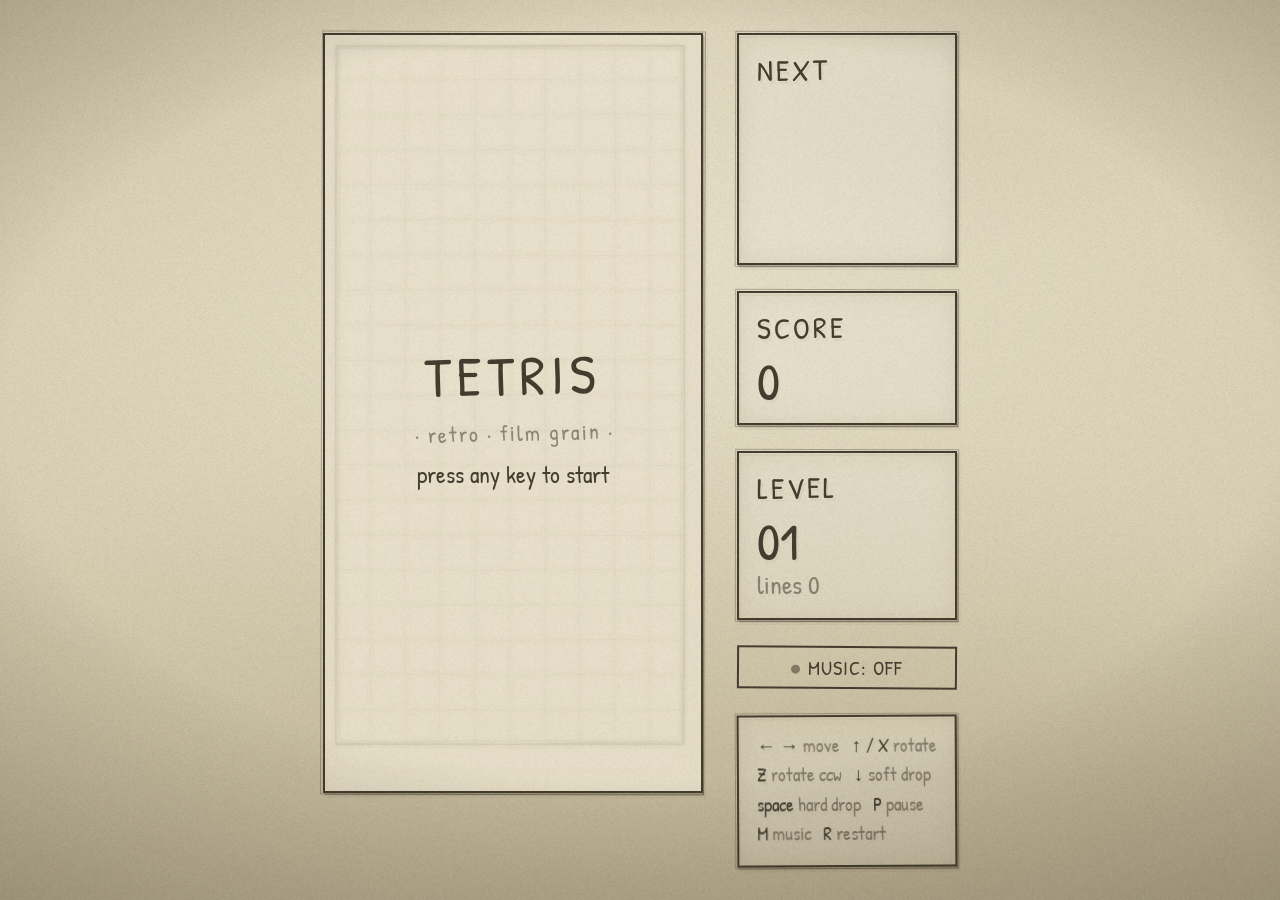
<file: tetris-qwen/index.html>
<!DOCTYPE html>
<html lang="es">
<head>
<meta charset="UTF-8">
<meta name="viewport" content="width=device-width, initial-scale=1.0">
<title>Retro Tetris — Film Grain</title>
<link rel="preconnect" href="https://fonts.googleapis.com">
<link href="https://fonts.googleapis.com/css2?family=Patrick+Hand&display=swap" rel="stylesheet">
<style>
  :root{
    --ink:#3c3527;
    --ink-soft:rgba(60,53,39,.55);
    --paper:#e9e1c8;
  }
  *{ margin:0; padding:0; box-sizing:border-box; }
  html,body{ height:100%; }
  body{
    background:
      radial-gradient(120% 90% at 50% 30%, rgba(255,250,230,.55), rgba(0,0,0,0) 60%),
      radial-gradient(140% 120% at 50% 110%, rgba(120,100,60,.28), rgba(0,0,0,0) 55%),
      #ddd3b4;
    color:var(--ink);
    font-family:'Patrick Hand','Segoe Print','Bradley Hand',cursive;
    overflow:hidden;
    display:flex; align-items:center; justify-content:center;
    user-select:none;
  }
  /* static paper fiber + stain layer */
  body::before{
    content:""; position:fixed; inset:0; pointer-events:none; z-index:0;
    background-image:
      url("data:image/svg+xml,%3Csvg xmlns='http://www.w3.org/2000/svg' width='300' height='300'%3E%3Cfilter id='n'%3E%3CfeTurbulence type='fractalNoise' baseFrequency='0.9' numOctaves='2' stitchTiles='stitch'/%3E%3CfeColorMatrix type='saturate' values='0'/%3E%3C/filter%3E%3Crect width='300' height='300' filter='url(%23n)' opacity='0.5'/%3E%3C/svg%3E"),
      radial-gradient(60% 40% at 12% 8%, rgba(140,110,60,.14), transparent 70%),
      radial-gradient(50% 35% at 88% 90%, rgba(140,110,60,.16), transparent 70%),
      radial-gradient(30% 20% at 75% 15%, rgba(120,90,50,.10), transparent 70%);
    background-size:300px 300px, auto, auto, auto;
    mix-blend-mode:multiply;
    opacity:.5;
  }
  #vignette{
    position:fixed; inset:0; pointer-events:none; z-index:3;
    background:radial-gradient(90% 75% at 50% 45%, transparent 55%, rgba(40,30,15,.38) 100%);
  }
  #grain{ position:fixed; inset:0; width:100%; height:100%; pointer-events:none; z-index:4; }

  #app{ position:relative; z-index:2; display:flex; gap:34px; align-items:flex-start; padding:20px; }

  .sketch-frame{
    position:relative;
    background:rgba(250,246,230,.35);
    border:2px solid var(--ink);
    box-shadow:
      1px 2px 0 rgba(60,53,39,.25),
      inset 0 0 24px rgba(160,140,90,.18);
    /* wobbly hand-drawn border via layered shadows */
    filter:drop-shadow(2px 3px 0 rgba(60,53,39,.12));
  }
  .sketch-frame::after{
    content:""; position:absolute; inset:-4px; pointer-events:none;
    border:1px solid rgba(60,53,39,.35);
    transform:rotate(.15deg);
  }

  #boardWrap{
    width:380px; height:760px;
    padding:10px;
    animation:pop .5s cubic-bezier(.2,1.6,.4,1) both;
  }
  #board{ width:100%; height:100%; display:block; background:transparent; }

  #side{
    display:flex; flex-direction:column; gap:26px;
    animation:pop .5s .1s cubic-bezier(.2,1.6,.4,1) both;
  }
  .panel{
    padding:14px 18px 16px;
    min-width:200px;
  }
  .panel h2{
    font-size:30px; font-weight:400; letter-spacing:3px;
    margin-bottom:8px;
    transform:rotate(-.6deg);
  }
  #next{ width:150px; height:150px; display:block; }
  .stat{ font-size:52px; line-height:1; transform:rotate(-.4deg); display:inline-block; }
  #scoreVal.pop{ animation:scorePop .35s cubic-bezier(.2,2,.4,1); }
  #levelVal.pop{ animation:scorePop .35s cubic-bezier(.2,2,.4,1); }
  #linesVal{ font-size:26px; color:var(--ink-soft); }

  #musicBtn{
    font-family:inherit; font-size:20px; letter-spacing:1px;
    background:transparent; color:var(--ink);
    border:2px solid var(--ink); cursor:pointer;
    padding:6px 14px; transform:rotate(.4deg);
    transition:transform .12s, background .12s;
  }
  #musicBtn:hover{ background:rgba(60,53,39,.08); transform:rotate(.4deg) scale(1.04); }
  #musicBtn:active{ transform:rotate(.4deg) scale(.97); }
  #musicBtn .dot{ display:inline-block; width:9px; height:9px; border-radius:50%;
    background:var(--ink-soft); margin-right:8px; vertical-align:1px; transition:background .2s, box-shadow .2s; }
  #musicBtn.on .dot{ background:#6a9a5b; box-shadow:0 0 8px rgba(106,154,91,.8); }

  #hints{
    font-size:19px; color:var(--ink-soft); line-height:1.55;
    transform:rotate(-.3deg);
  }
  #hints b{ color:var(--ink); font-weight:400; }

  /* overlays (start / pause / game over) */
  #overlay{
    position:absolute; inset:0; z-index:5;
    display:flex; flex-direction:column; align-items:center; justify-content:center; gap:10px;
    background:rgba(233,225,200,.82);
    backdrop-filter:blur(2px);
    text-align:center;
    transition:opacity .3s;
  }
  #overlay.hidden{ opacity:0; pointer-events:none; }
  #overlay h1{ font-size:56px; font-weight:400; letter-spacing:6px; transform:rotate(-1.2deg); }
  #overlay h1 small{ display:block; font-size:22px; letter-spacing:2px; color:var(--ink-soft); margin-top:6px; }
  #overlay p{ font-size:24px; }
  #overlay .blink{ animation:blink 1.2s steps(2) infinite; }
  #finalScore{ font-size:40px; }

  @keyframes pop{ from{ opacity:0; transform:scale(.92) translateY(14px); } to{ opacity:1; transform:none; } }
  @keyframes scorePop{ 0%{ transform:scale(1) rotate(-.4deg); } 40%{ transform:scale(1.25) rotate(1.5deg); } 100%{ transform:scale(1) rotate(-.4deg); } }
  @keyframes blink{ 50%{ opacity:.15; } }

  #flash{ position:fixed; inset:0; background:#fff; opacity:0; pointer-events:none; z-index:6; }

  @media (max-height:840px){
    #boardWrap{ width:320px; height:640px; }
    #side{ gap:16px; }
    .panel{ min-width:170px; padding:10px 14px; }
    .stat{ font-size:42px; }
    #next{ width:120px; height:120px; }
  }
</style>
</head>
<body>
<div id="vignette"></div>
<canvas id="grain"></canvas>
<div id="flash"></div>

<div id="app">
  <div class="sketch-frame" id="boardWrap">
    <canvas id="board"></canvas>
    <div id="overlay">
      <h1>TETRIS<small>· retro · film grain ·</small></h1>
      <p id="overlayMsg" class="blink">press any key to start</p>
      <p id="finalScore" style="display:none"></p>
    </div>
  </div>

  <div id="side">
    <div class="sketch-frame panel">
      <h2>NEXT</h2>
      <canvas id="next"></canvas>
    </div>
    <div class="sketch-frame panel">
      <h2>SCORE</h2>
      <span class="stat" id="scoreVal">0</span>
    </div>
    <div class="sketch-frame panel">
      <h2>LEVEL</h2>
      <span class="stat" id="levelVal">01</span>
      <div id="linesVal">lines 0</div>
    </div>
    <button id="musicBtn"><span class="dot"></span>MUSIC: OFF</button>
    <div class="sketch-frame panel" id="hints">
      <b>← →</b> move &nbsp; <b>↑ / X</b> rotate<br>
      <b>Z</b> rotate ccw &nbsp; <b>↓</b> soft drop<br>
      <b>space</b> hard drop &nbsp; <b>P</b> pause<br>
      <b>M</b> music &nbsp; <b>R</b> restart
    </div>
  </div>
</div>

<script>
"use strict";
/* ============================================================
   Retro Tetris — hand-drawn paper look + rolling film grain
   ============================================================ */

/* ---------- seeded RNG (stable sketch jitter) ---------- */
function mulberry32(seed){
  return function(){
    seed |= 0; seed = seed + 0x6D2B79F5 | 0;
    let t = Math.imul(seed ^ seed >>> 15, 1 | seed);
    t = t + Math.imul(t ^ t >>> 7, 61 | t) ^ t;
    return ((t ^ t >>> 14) >>> 0) / 4294967296;
  };
}

/* ---------- canvas setup ---------- */
const COLS = 10, ROWS = 20;
const boardCv = document.getElementById('board');
const boardCtx = boardCv.getContext('2d');
const nextCv  = document.getElementById('next');
const nextCtx = nextCv.getContext('2d');
const grainCv = document.getElementById('grain');
const grainCtx = grainCv.getContext('2d');
const DPR = Math.min(window.devicePixelRatio || 1, 2);

let CELL = 36, BOARD_W, BOARD_H, PAD = 0;
function sizeBoard(){
  const p = boardCv.parentElement;
  BOARD_W = p.clientWidth - 20;  // padding of .sketch-frame
  BOARD_H = p.clientHeight - 20;
  CELL = Math.floor(Math.min(BOARD_W / COLS, BOARD_H / ROWS));
  PAD = 0;
  boardCv.width  = COLS * CELL * DPR;
  boardCv.height = ROWS * CELL * DPR;
  boardCv.style.width  = COLS * CELL + 'px';
  boardCv.style.height = ROWS * CELL + 'px';
  buildBoardBase();
}
function sizeNext(){
  const rect = nextCv.getBoundingClientRect();
  const s = Math.floor(rect.width);
  nextCv.width = s * DPR; nextCv.height = s * DPR;
  nextCtx.setTransform(DPR,0,0,DPR,0,0);
}
function sizeGrain(){
  grainCv.width = innerWidth * DPR;
  grainCv.height = innerHeight * DPR;
  grainCtx.setTransform(DPR,0,0,DPR,0,0);
}

/* ---------- pieces ---------- */
const COLORS = {
  I:'#4d7fa8', O:'#d6bd3c', T:'#8a6fae', S:'#6a9a5b',
  Z:'#c05a4a', J:'#d08a3e', L:'#4d9a9a'
};
const SHAPES = {
  I:[[0,0],[1,0],[2,0],[3,0]],
  O:[[1,0],[2,0],[1,1],[2,1]],
  T:[[1,0],[0,1],[1,1],[2,1]],
  S:[[1,0],[2,0],[0,1],[1,1]],
  Z:[[0,0],[1,0],[1,1],[2,1]],
  J:[[0,0],[0,1],[1,1],[2,1]],
  L:[[2,0],[0,1],[1,1],[2,1]]
};
function rotateCW(cells){ return cells.map(([x,y]) => [3-y, x]); }
function rotateCCW(cells){ return cells.map(([x,y]) => [y, 3-x]); }

function bag(){
  const b = Object.keys(SHAPES);
  for(let i=b.length-1;i>0;i--){ const j = Math.floor(Math.random()*(i+1)); [b[i],b[j]]=[b[j],b[i]]; }
  return b;
}

/* ---------- game state ---------- */
let grid, piece, nextPiece, queue;
let score, lines, level, shownScore;
let state; // 'menu' | 'playing' | 'paused' | 'over'
let dropTimer = 0, dropInterval = 800;
let shake = 0, flashT = 0;
let clearing = []; // {cells, t} rows being cleared
let particles = [];
let lastTime = 0;

function emptyGrid(){ return Array.from({length:ROWS}, () => Array(COLS).fill(null)); }

function spawn(){
  const type = queue.length ? queue.shift() : bag().shift();
  queue.push(type === null ? Object.keys(SHAPES)[Math.floor(Math.random()*7)] : queuePeek(type));
  // keep the bag refilled
  while(queue.length < 7){ const b = bag(); queue.push(...b); }
  piece = {
    type,
    cells: SHAPES[type].map(c => c.slice()),
    rot: 0,
    x: 3, y: type === 'O' ? -1 : -2,
    // animation state
    from: null, animT: 1,
    fromRot: null, rotAnim: 1,
    ghost: null
  };
  if(collides(piece.cells, piece.x, piece.y)){
    state = 'over';
    onGameOver();
  }
  drawNext();
}
function queuePeek(type){ return type; }

function collides(cells, ox, oy){
  for(const [cx,cy] of cells){
    const x = ox + cx, y = oy + cy;
    if(x < 0 || x >= COLS || y >= ROWS) return true;
    if(y >= 0 && grid[y][x]) return true;
  }
  return false;
}

function lockPiece(){
  let topOut = false;
  for(const [cx,cy] of piece.cells){
    const x = piece.x + cx, y = piece.y + cy;
    if(y < 0){ topOut = true; continue; }
    grid[y][x] = piece.type;
  }
  sfx.lock();
  const full = [];
  for(let y=0;y<ROWS;y++) if(grid[y].every(v => v)) full.push(y);
  if(full.length){
    startClear(full);
  } else {
    afterLock();
  }
  if(topOut){ state='over'; onGameOver(); }
}

function startClear(rows){
  lastClearN = rows.length;
  clearing = rows.map(y => ({
    cells: grid[y].map((t,x) => ({x, y, type:t})),
    t: 0
  }));
  sfx.clear(rows.length);
  shake = Math.min(14, 4 + rows.length*3);
  if(rows.length === 4){ flashT = 0.25; }
  // burst particles
  for(const r of clearing){
    for(const c of r.cells){
      const px = (c.x + .5) * CELL, py = (c.y + .5) * CELL;
      for(let i=0;i<3;i++){
        particles.push({
          x:px, y:py,
          vx:(Math.random()-.5)*260, vy:(Math.random()-.7)*300,
          life:1, size:3+Math.random()*5,
          color:COLORS[c.type]
        });
      }
    }
  }
}

function finishClear(){
  const rows = clearing.map(c => c.cells[0].y).sort((a,b)=>b-a);
  for(const y of rows){
    grid.splice(y,1);
    grid.unshift(Array(COLS).fill(null));
  }
  clearing = [];
  afterLock();
}

function afterLock(){
  // compute score for pending clear (done in finishClear path) — handle both paths:
  spawn();
}

function scoreFor(n){
  if(n <= 0) return 0;
  return [0,100,300,500,800][n] * level;
}

/* ---------- movement ---------- */
function tryMove(dx, dy){
  if(state !== 'playing' || clearing.length) return false;
  const nx = piece.x + dx, ny = piece.y + dy;
  if(!collides(piece.cells, nx, ny)){
    piece.from = [piece.x, piece.y];
    piece.animT = 0;
    piece.x = nx; piece.y = ny;
    sfx.move(dy > 0 ? 'soft' : 'move');
    return true;
  }
  return false;
}
function tryRotate(dir){
  if(state !== 'playing' || clearing.length) return;
  const rotCells = dir > 0 ? rotateCW(piece.cells) : rotateCCW(piece.cells);
  // simple wall kicks
  const kicks = [0,-1,1,-2,2];
  for(const k of kicks){
    if(!collides(rotCells, piece.x + k, piece.y)){
      piece.from = [piece.x, piece.y];
      piece.animT = 0;
      piece.fromRot = piece.rot;
      piece.rotAnim = 0;
      piece.rot = (piece.rot + dir + 4) % 4;
      piece.cells = rotCells;
      piece.x += k;
      sfx.rotate();
      return;
    }
    if(!collides(rotCells, piece.x + k, piece.y - 1)){
      piece.from = [piece.x, piece.y];
      piece.animT = 0;
      piece.fromRot = piece.rot;
      piece.rotAnim = 0;
      piece.rot = (piece.rot + dir + 4) % 4;
      piece.cells = rotCells;
      piece.x += k; piece.y -= 1;
      sfx.rotate();
      return;
    }
  }
}
function hardDrop(){
  if(state !== 'playing' || clearing.length) return;
  let d = 0;
  while(!collides(piece.cells, piece.x, piece.y + 1)){ piece.y++; d++; }
  piece.from = [piece.x, piece.y - d];
  piece.animT = 0;
  sfx.hardDrop();
  shake = Math.min(10, 3 + d * .4);
  if(d > 0) addScore(d * 2);
  lockPiece();
}

function ghostY(){
  let y = piece.y;
  while(!collides(piece.cells, piece.x, y + 1)) y++;
  return y;
}

/* ---------- scoring / levels ---------- */
function addScore(n){
  score += n;
  document.getElementById('scoreVal').classList.remove('pop');
  void document.getElementById('scoreVal').offsetWidth;
  document.getElementById('scoreVal').classList.add('pop');
}
function bumpLevel(){
  level++;
  dropInterval = Math.max(80, 800 * Math.pow(0.85, level - 1));
  sfx.levelUp();
  const el = document.getElementById('levelVal');
  el.classList.remove('pop'); void el.offsetWidth; el.classList.add('pop');
}
function onLinesCleared(n){
  addScore(scoreFor(n));
  lines += n;
  document.getElementById('linesVal').textContent = 'lines ' + lines;
  const target = Math.floor(lines / 10) + 1;
  if(target > level) bumpLevel();
}

/* ---------- reset / flow ---------- */
function reset(){
  grid = emptyGrid();
  queue = bag();
  score = 0; lines = 0; level = 1; shownScore = 0;
  dropTimer = 0; dropInterval = 800;
  clearing = []; particles = []; shake = 0;
  state = 'playing';
  document.getElementById('scoreVal').textContent = '0';
  document.getElementById('levelVal').textContent = '01';
  document.getElementById('linesVal').textContent = 'lines 0';
  hideOverlay();
  spawn();
}
function showOverlay(title, msg, final){
  const ov = document.getElementById('overlay');
  ov.querySelector('h1').innerHTML = title;
  const m = document.getElementById('overlayMsg');
  m.textContent = msg;
  m.classList.toggle('blink', !final);
  const f = document.getElementById('finalScore');
  if(final){ f.style.display='block'; f.textContent = 'score ' + score; }
  else f.style.display='none';
  ov.classList.remove('hidden');
}
function hideOverlay(){ document.getElementById('overlay').classList.add('hidden'); }
function onGameOver(){
  sfx.gameOver();
  shake = 16;
  setTimeout(() => showOverlay('GAME OVER','press R to restart', true), 600);
}
function togglePause(){
  if(state === 'playing'){ state='paused'; showOverlay('PAUSED','press P to resume'); }
  else if(state === 'paused'){ state='playing'; hideOverlay(); }
}

/* ============================================================
   AUDIO — Web Audio SFX + optional chiptune music
   ============================================================ */
let AC = null, masterGain, musicGain, musicOn = false;
function audio(){
  if(!AC){
    AC = new (window.AudioContext || window.webkitAudioContext)();
    masterGain = AC.createGain(); masterGain.gain.value = .5; masterGain.connect(AC.destination);
    musicGain = AC.createGain(); musicGain.gain.value = 0; musicGain.connect(masterGain);
  }
  if(AC.state === 'suspended') AC.resume();
  return AC;
}
function tone(freq, t0, dur, type, vol, dest, slideTo){
  const o = AC.createOscillator(), g = AC.createGain();
  o.type = type; o.frequency.setValueAtTime(freq, t0);
  if(slideTo) o.frequency.exponentialRampToValueAtTime(slideTo, t0 + dur);
  g.gain.setValueAtTime(0, t0);
  g.gain.linearRampToValueAtTime(vol, t0 + .008);
  g.gain.exponentialRampToValueAtTime(.0001, t0 + dur);
  o.connect(g); g.connect(dest || masterGain);
  o.start(t0); o.stop(t0 + dur + .05);
}
function noiseBurst(t0, dur, vol, hp){
  const len = Math.max(1, Math.floor(AC.sampleRate * dur));
  const buf = AC.createBuffer(1, len, AC.sampleRate);
  const d = buf.getChannelData(0);
  for(let i=0;i<len;i++) d[i] = (Math.random()*2-1) * (1 - i/len);
  const src = AC.createBufferSource(); src.buffer = buf;
  const f = AC.createBiquadFilter(); f.type = hp ? 'highpass' : 'lowpass';
  f.frequency.value = hp ? 1200 : 400;
  const g = AC.createGain(); g.gain.value = vol;
  src.connect(f); f.connect(g); g.connect(masterGain);
  src.start(t0);
}
const sfx = {
  move(kind){ const t = audio().currentTime;
    if(kind === 'soft') tone(220, t, .05, 'square', .06);
    else tone(330, t, .04, 'square', .05);
  },
  rotate(){ const t = audio().currentTime; tone(440, t, .05, 'square', .07); tone(660, t+.03, .05, 'square', .05); },
  lock(){ const t = audio().currentTime; tone(160, t, .08, 'triangle', .18, null, 90); noiseBurst(t, .05, .08, false); },
  hardDrop(){ const t = audio().currentTime; noiseBurst(t, .12, .3, false); tone(90, t, .12, 'sine', .3, null, 45); },
  clear(n){ const t = audio().currentTime;
    const base = n >= 4 ? 523 : 392;
    [0,4,7,12].forEach((s,i) => tone(base * Math.pow(2, s/12), t + i*.06, .12, 'square', .12));
    if(n >= 4) tone(base*2, t + .26, .3, 'square', .12);
  },
  levelUp(){ const t = audio().currentTime; [0,7,12,16].forEach((s,i)=> tone(392*Math.pow(2,s/12), t+i*.07, .15, 'triangle', .15)); },
  gameOver(){ const t = audio().currentTime; [12,7,0,-5].forEach((s,i)=> tone(392*Math.pow(2,s/12), t+i*.18, .3, 'triangle', .18)); noiseBurst(t+.72, .4, .2, false); }
};

/* --- music: Korobeiniki chiptune loop --- */
const MEL = [
  'E5q','E5q','E5q','C5q','E5q','D5q','D5q','D5q','B4q','D5q','C5q','B4q','B4h','G4h',
  'B4q','A4q','A4h','F4q','A4q','G4q','G4h','E4h',
  'D5q','D5q','D5q','B4q','D5q','C5q','B4q','B4h','G4h',
  'A4q','A4q','A4h','F4q','A4q','G4q','G4h','E4h',
  'D5q','D5q','D5q','B4q','D5q','C5q','B4q','B4h','G4h',
  'A4q','A4q','A4h','F4q','A4q','G4q','G4h','E4h',
  'D5q','D5q','D5q','B4q','D5q','C5q','B4q','B4h','G4h',
  'A4q','A4q','A4h','F4q','A4q','G4q','G4h','E4h'
];
const NOTE = { C4:261.63,D4:293.66,E4:329.63,F4:349.23,G4:392,A4:440,B4:493.88,
  C5:523.25,D5:587.33,E5:659.25,F5:698.46,G5:783.99,A5:880,B5:987.77 };
const BPM = 148, STEP = 60/BPM/2; // 8th notes
let musicStep = 0, musicTimer = null, nextNoteTime = 0;

function musicTick(){
  const stepDur = STEP;
  while(nextNoteTime < AC.currentTime + .12){
    const note = MEL[musicStep % MEL.length];
    const name = note.slice(0,-1), dur = note.endsWith('h') ? 2 : 1;
    const f = NOTE[name];
    if(f){
      tone(f, nextNoteTime, stepDur * dur * .9, 'square', .10, musicGain);
      tone(f/2, nextNoteTime, stepDur * dur * .9, 'triangle', .08, musicGain);
    }
    musicStep++;
    nextNoteTime += stepDur;
  }
}
function setMusic(on){
  musicOn = on;
  const btn = document.getElementById('musicBtn');
  btn.classList.toggle('on', on);
  btn.innerHTML = '<span class="dot"></span>MUSIC: ' + (on ? 'ON' : 'OFF');
  if(on){
    audio();
    musicGain.gain.cancelScheduledValues(AC.currentTime);
    musicGain.gain.linearRampToValueAtTime(.55, AC.currentTime + .4);
    nextNoteTime = AC.currentTime + .05;
    if(!musicTimer) musicTimer = setInterval(musicTick, 40);
  } else if(AC){
    musicGain.gain.cancelScheduledValues(AC.currentTime);
    musicGain.gain.linearRampToValueAtTime(0, AC.currentTime + .3);
  }
}

/* ============================================================
   RENDERING — sketchy paper aesthetic
   ============================================================ */
let boardBase = null;
function buildBoardBase(){
  boardBase = document.createElement('canvas');
  boardBase.width = boardCv.width; boardBase.height = boardCv.height;
  const c = boardBase.getContext('2d');
  c.setTransform(DPR,0,0,DPR,0,0);
  const rnd = mulberry32(1234);
  // faint graph-paper cell lines (like the reference image)
  c.strokeStyle = 'rgba(90,80,60,.30)';
  c.lineWidth = 1;
  function wobbly(x1,y1,x2,y2){
    c.beginPath();
    const seg = 4;
    c.moveTo(x1 + (rnd()-.5)*1.2, y1 + (rnd()-.5)*1.2);
    for(let i=1;i<=seg;i++){
      const t = i/seg;
      c.lineTo(x1+(x2-x1)*t + (rnd()-.5)*1.4, y1+(y2-y1)*t + (rnd()-.5)*1.4);
    }
    c.stroke();
  }
  for(let x=0;x<=COLS;x++) wobbly(x*CELL, 0, x*CELL, ROWS*CELL);
  for(let y=0;y<=ROWS;y++) wobbly(0, y*CELL, COLS*CELL, y*CELL);
  // hand-drawn double outer frame
  c.strokeStyle = 'rgba(60,53,39,.85)';
  c.lineWidth = 2;
  wobbly(1,1,COLS*CELL-1,1); wobbly(1,ROWS*CELL-1,COLS*CELL-1,ROWS*CELL-1);
  wobbly(1,1,1,ROWS*CELL-1); wobbly(COLS*CELL-1,1,COLS*CELL-1,ROWS*CELL-1);
  c.strokeStyle = 'rgba(60,53,39,.35)';
  c.lineWidth = 1;
  wobbly(4,4,COLS*CELL-4,4); wobbly(4,ROWS*CELL-4,COLS*CELL-4,ROWS*CELL-4);
  wobbly(4,4,4,ROWS*CELL-4); wobbly(COLS*CELL-4,4,COLS*CELL-4,ROWS*CELL-4);
}

function shade(hex, amt){
  const n = parseInt(hex.slice(1),16);
  let r=(n>>16)+amt, g=((n>>8)&255)+amt, b=(n&255)+amt;
  r=Math.max(0,Math.min(255,r)); g=Math.max(0,Math.min(255,g)); b=Math.max(0,Math.min(255,b));
  return `rgb(${r},${g},${b})`;
}

/* crayon-textured cell */
function drawCrayon(c, px, py, size, type, seed, alpha=1){
  const color = COLORS[type];
  const rnd = mulberry32(seed);
  c.save();
  c.globalAlpha = alpha;
  // base fill
  c.fillStyle = color;
  c.fillRect(px+1, py+1, size-2, size-2);
  // scribble strokes (crayon hatching)
  for(let i=0;i<9;i++){
    const off = rnd()*size;
    const dark = rnd() > .5;
    c.strokeStyle = dark ? shade(color,-40) : shade(color,45);
    c.globalAlpha = alpha * (.10 + rnd()*.16);
    c.lineWidth = 1 + rnd()*1.6;
    c.beginPath();
    const y0 = py + off, drift = (rnd()-.5)*8;
    c.moveTo(px+1, y0);
    c.quadraticCurveTo(px+size/2, y0+drift, px+size-1, y0+(rnd()-.5)*6);
    c.stroke();
  }
  c.globalAlpha = alpha;
  // darker sketchy outline
  c.strokeStyle = shade(color,-70);
  c.lineWidth = 1.6;
  c.strokeRect(px+1.5, py+1.5, size-3, size-3);
  // tiny highlight top-left
  c.strokeStyle = 'rgba(255,255,240,.35)';
  c.lineWidth = 1;
  c.beginPath(); c.moveTo(px+3, py+size-4); c.lineTo(px+3, py+3); c.lineTo(px+size-4, py+3); c.stroke();
  c.restore();
}

function easeOut(t){ return 1 - Math.pow(1-t, 3); }

function draw(){
  const c = boardCtx;
  c.setTransform(DPR,0,0,DPR,0,0);
  c.clearRect(0,0,COLS*CELL,ROWS*CELL);

  // screen shake
  if(shake > .3){
    c.translate((Math.random()-.5)*shake, (Math.random()-.5)*shake);
  }

  c.drawImage(boardBase, 0, 0, COLS*CELL, ROWS*CELL);

  // locked cells
  for(let y=0;y<ROWS;y++) for(let x=0;x<COLS;x++){
    const t = grid && grid[y][x];
    if(t) drawCrayon(c, x*CELL, y*CELL, CELL, t, (x*31+y*57) % 997);
  }

  // active piece (with move/rotate animation)
  if(piece && (state==='playing' || state==='paused')){
    const ay = easeOut(Math.min(1, piece.animT));
    const ax = piece.from ? piece.from[0] + (piece.x - piece.from[0]) * ay : piece.x;
    const pyy = piece.from ? piece.from[1] + (piece.y - piece.from[1]) * ay : piece.y;

    // ghost
    const gy = ghostY();
    if(gy > pyy){
      c.save();
      c.setLineDash([5,4]);
      c.strokeStyle = 'rgba(60,53,39,.4)';
      c.lineWidth = 1.5;
      for(const [cx,cy] of piece.cells){
        c.strokeRect((piece.x+cx)*CELL+2, (gy+cy)*CELL+2, CELL-4, CELL-4);
      }
      c.restore();
    }
    // rotation fade
    const rotFade = piece.rotAnim < 1 ? .55 + .45*easeOut(piece.rotAnim) : 1;
    for(const [cx,cy] of piece.cells){
      const px = (ax+cx)*CELL, py2 = (pyy+cy)*CELL;
      if(py2 < -CELL) continue;
      drawCrayon(c, px, py2, CELL, piece.type, (cx*13+cy*29+piece.rot*7) % 997, rotFade);
    }
  }

  // line-clear effect: rows flash white then slide out with dust
  for(const r of clearing){
    const t = r.t; // 0..1
    const slide = easeOut(t) * CELL * 1.2;
    const fade = 1 - t;
    for(const cell of r.cells){
      c.save();
      c.globalAlpha = fade;
      c.fillStyle = `rgba(255,250,230,${.9*t})`;
      drawCrayon(c, cell.x*CELL, cell.y*CELL - slide, CELL, cell.type, (cell.x*31+cell.y*57)%997, fade);
      c.fillRect(cell.x*CELL, cell.y*CELL - slide, CELL, CELL);
      c.restore();
    }
  }

  // particles (paper dust)
  for(const p of particles){
    c.save();
    c.globalAlpha = p.life * .8;
    c.fillStyle = p.color;
    c.fillRect(p.x, p.y, p.size, p.size);
    c.restore();
  }
}

function drawNext(){
  const c = nextCtx;
  const s = nextCv.width / DPR;
  c.clearRect(0,0,s,s);
  if(!nextPiece && queue.length){ nextPiece = queue[0]; }
  const type = queue[0];
  if(!type) return;
  const cells = SHAPES[type];
  const xs = cells.map(p=>p[0]), ys = cells.map(p=>p[1]);
  const w = Math.max(...xs)-Math.min(...xs)+1, h = Math.max(...ys)-Math.min(...ys)+1;
  const cell = Math.floor(s / (Math.max(w,h) + 2));
  const ox = (s - w*cell)/2 - Math.min(...xs)*cell;
  const oy = (s - h*cell)/2 - Math.min(...ys)*cell;
  for(const [cx,cy] of cells){
    drawCrayon(c, ox+cx*cell, oy+cy*cell, cell, type, (cx*17+cy*41)%997);
  }
}

/* ---------- rolling film grain ---------- */
const GRAIN_FRAMES = 5;
let grainTiles = [];
function buildGrainTiles(){
  grainTiles = [];
  for(let f=0; f<GRAIN_FRAMES; f++){
    const t = document.createElement('canvas');
    t.width = t.height = 220;
    const c = t.getContext('2d');
    const img = c.createImageData(220,220);
    const rnd = mulberry32(9000 + f*77);
    for(let i=0;i<img.data.length;i+=4){
      const v = 100 + rnd()*155;
      img.data[i]=img.data[i+1]=img.data[i+2]=v;
      img.data[i+3]=255;
    }
    c.putImageData(img,0,0);
    grainTiles.push(t);
  }
}
let grainPattern = null, grainT = 0;
function drawGrain(dt){
  grainT += dt;
  const c = grainCtx;
  c.setTransform(1,0,0,1,0,0);
  c.clearRect(0,0,grainCv.width,grainCv.height);
  if(!grainPattern && grainTiles.length){
    grainPattern = c.createPattern(grainTiles[0], 'repeat');
  }
  // rolling: fast frame cycling + random drift per frame (film flicker)
  const frame = grainTiles[Math.floor(grainT * 40) % GRAIN_FRAMES];
  if(grainPattern) grainPattern = c.createPattern(frame, 'repeat');
  const speed = state === 'playing' ? 1 : .45;
  const ox = (Math.floor(grainT*60)*53) % 220 * speed;
  const oy = (Math.floor(grainT*90)*31) % 220 * speed;
  c.save();
  c.globalAlpha = .055 + .02 * Math.sin(grainT*11) * (state==='playing'?1:.3);
  c.translate(-ox*DPR, -oy*DPR);
  c.fillStyle = grainPattern;
  c.fillRect(0,0,grainCv.width + 220*DPR, grainCv.height + 220*DPR);
  c.restore();
  // occasional film scratch
  if(state==='playing' && Math.random() < .012){
    c.save();
    c.globalAlpha = .05;
    c.fillStyle = '#fff';
    const x = Math.random()*innerWidth;
    c.fillRect(x, 0, 1, innerHeight);
    c.restore();
  }
}

/* ============================================================
   MAIN LOOP
   ============================================================ */
function loop(now){
  const dt = Math.min(.05, (now - lastTime)/1000 || 0);
  lastTime = now;

  if(state === 'playing'){
    // animations
    if(piece){
      piece.animT = Math.min(1, piece.animT + dt*14);
      piece.rotAnim = Math.min(1, piece.rotAnim + dt*12);
    }
    // gravity
    dropTimer += dt*1000;
    if(dropTimer >= dropInterval){
      dropTimer = 0;
      if(!collides(piece.cells, piece.x, piece.y+1)){
        piece.from = [piece.x, piece.y];
        piece.animT = 0;
        piece.y++;
      } else {
        lockPiece();
      }
    }
    // line clear progress
    if(clearing.length){
      let done = true;
      for(const r of clearing){
        r.t += dt * 2.4;
        if(r.t < 1) done = false;
      }
      if(done){
        finishClear();
        onLinesCleared(lastClearN);
      }
    }
  }

  // shake decay
  shake *= Math.pow(.001, dt);
  if(shake < .3) shake = 0;

  // score ticker
  if(shownScore !== score){
    shownScore += Math.ceil((score - shownScore) * Math.min(1, dt*8));
    if(Math.abs(score - shownScore) < 2) shownScore = score;
    document.getElementById('scoreVal').textContent = shownScore;
  }

  // particles
  for(const p of particles){
    p.x += p.vx*dt; p.y += p.vy*dt; p.vy += 700*dt; p.life -= dt*1.6;
  }
  particles = particles.filter(p => p.life > 0);

  // flash
  if(flashT > 0){
    flashT -= dt;
    document.getElementById('flash').style.opacity = Math.max(0, flashT) * 2;
  } else {
    document.getElementById('flash').style.opacity = 0;
  }

  draw();
  drawGrain(dt);
  requestAnimationFrame(loop);
}
let lastClearN = 0;

/* ============================================================
   INPUT
   ============================================================ */
const KEYS = {
  ArrowLeft:() => tryMove(-1,0),
  ArrowRight:() => tryMove(1,0),
  ArrowDown:() => tryMove(0,1),
  ArrowUp:() => tryRotate(1),
  x:() => tryRotate(1),
  X:() => tryRotate(1),
  z:() => tryRotate(-1),
  Z:() => tryRotate(-1),
  ' ':() => hardDrop(),
  p:() => togglePause(),
  P:() => togglePause(),
  m:() => setMusic(!musicOn),
  M:() => setMusic(!musicOn),
  r:() => { if(state!=='menu') reset(); },
  R:() => { if(state!=='menu') reset(); }
};
addEventListener('keydown', e => {
  audio();
  if(state === 'menu'){
    state = 'playing';
    reset();
    if(e.key === ' ') return;
  }
  if(state === 'over' && (e.key === 'r' || e.key === 'R')){ reset(); return; }
  if(e.key in KEYS){ e.preventDefault(); KEYS[e.key](); }
});
document.getElementById('musicBtn').addEventListener('click', e => {
  audio(); setMusic(!musicOn); e.currentTarget.blur();
});

/* ---------- boot ---------- */
function boot(){
  grid = emptyGrid();
  sizeBoard(); sizeNext(); sizeGrain(); buildGrainTiles();
  queue = bag();
  document.getElementById('overlay').classList.remove('hidden');
  document.getElementById('overlay').querySelector('h1').innerHTML = 'TETRIS<small>· retro · film grain ·</small>';
  document.getElementById('overlayMsg').textContent = 'press any key to start';
  state = 'menu';
  // idle demo: spawn a piece for the menu backdrop
  requestAnimationFrame(loop);
}
addEventListener('resize', () => { sizeBoard(); sizeNext(); sizeGrain(); });
window.addEventListener('load', boot);
// if canvas parent size is 0 before fonts/layout, retry once
setTimeout(() => { if(CELL < 10) sizeBoard(); }, 100);
</script>
</body>
</html>
</file>
<file: tetris-codex/style.css>
* { margin: 0; padding: 0; box-sizing: border-box; }

html, body {
  height: 100%;
  background: #04050a;
  overflow: hidden;
  font-family: "Courier New", monospace;
}

body {
  display: flex;
  align-items: center;
  justify-content: center;
  background:
    radial-gradient(1200px 700px at 50% 42%, #0b1026 0%, #05060d 55%, #020308 100%);
}

#stage {
  position: relative;
  line-height: 0;
}

#game {
  width: min(96vw, calc(96vh * 1040 / 680));
  height: auto;
  image-rendering: pixelated;
  border-radius: 10px;
  box-shadow:
    0 0 0 2px #10131f,
    0 0 40px rgba(0, 240, 255, 0.10),
    0 0 120px rgba(255, 0, 229, 0.08),
    0 30px 80px rgba(0, 0, 0, 0.8);
  cursor: pointer;
}

#boot {
  position: absolute;
  inset: 0;
  display: flex;
  align-items: flex-end;
  justify-content: center;
  padding-bottom: 3.5%;
  pointer-events: none;
  line-height: 1.4;
}

#boot p {
  color: #9fd8ff;
  font-size: clamp(10px, 1.4vw, 15px);
  letter-spacing: 0.35em;
  text-shadow: 0 0 12px rgba(0, 240, 255, 0.8);
  animation: bootBlink 1.1s steps(2, jump-none) infinite;
}

@keyframes bootBlink {
  0%, 60% { opacity: 1; }
  61%, 100% { opacity: 0.15; }
}

#boot.hidden { display: none; }
</file>
<file: tetris-grok/style.css>
/* Retro Tetris — aged paper / film grain styling */

:root {
  --paper: #e3d9c2;
  --paper-dark: #cfc3a8;
  --ink: #3b3327;
  --ink-soft: #5a5040;
  --line: #8a7f68;
}

* { margin: 0; padding: 0; box-sizing: border-box; }

html, body {
  height: 100%;
  overflow: hidden;
}

body {
  background: var(--paper);
  color: var(--ink);
  font-family: 'Patrick Hand', 'Comic Sans MS', cursive;
  display: flex;
  align-items: center;
  justify-content: center;
  position: relative;
}

/* film grain + vignette sit above everything, pointer-transparent */
#grain {
  position: fixed;
  inset: 0;
  width: 100vw;
  height: 100vh;
  pointer-events: none;
  z-index: 50;
  mix-blend-mode: multiply;
  opacity: 0.55;
}

#vignette {
  position: fixed;
  inset: 0;
  pointer-events: none;
  z-index: 51;
  background:
    radial-gradient(ellipse at center,
      rgba(0,0,0,0) 55%,
      rgba(58,44,24,0.28) 88%,
      rgba(40,28,12,0.5) 100%);
}

#app {
  display: flex;
  gap: 28px;
  align-items: flex-start;
  transform: rotate(-0.4deg);
  user-select: none;
}

/* ---------- board ---------- */

#board-wrap {
  position: relative;
  background: rgba(255, 252, 240, 0.25);
  padding: 10px;
  border: 2px solid var(--ink);
  border-radius: 6px 10px 8px 12px / 10px 6px 12px 8px;
  box-shadow:
    3px 4px 0 rgba(59, 51, 39, 0.25),
    inset 0 0 40px rgba(120, 100, 60, 0.18);
}

#board {
  display: block;
  background: transparent;
}

#overlay {
  position: absolute;
  inset: 10px;
  display: flex;
  flex-direction: column;
  align-items: center;
  justify-content: center;
  gap: 8px;
  background: rgba(227, 217, 194, 0.82);
  z-index: 10;
}

#overlay.hidden { display: none; }

#overlay-title {
  font-family: 'Caveat', cursive;
  font-size: 56px;
  font-weight: 700;
  letter-spacing: 4px;
  transform: rotate(-2deg);
  border-bottom: 3px solid var(--ink);
  padding: 0 18px 4px;
}

#overlay-sub {
  font-size: 20px;
  color: var(--ink-soft);
}

/* ---------- side panels ---------- */

#side {
  display: flex;
  flex-direction: column;
  gap: 14px;
  width: 190px;
}

.panel {
  background: rgba(255, 252, 240, 0.3);
  border: 2px solid var(--ink);
  border-radius: 8px 5px 9px 6px / 5px 9px 6px 8px;
  padding: 10px 12px;
  box-shadow: 2px 3px 0 rgba(59, 51, 39, 0.22);
}

.panel:nth-child(odd) { transform: rotate(0.5deg); }
.panel:nth-child(even) { transform: rotate(-0.6deg); }

.label {
  font-size: 20px;
  letter-spacing: 3px;
  color: var(--ink-soft);
  margin-bottom: 2px;
}

.big {
  font-family: 'Caveat', cursive;
  font-size: 42px;
  font-weight: 700;
  line-height: 1;
  transform: rotate(-1deg);
}

#score.pop { animation: scorepop 0.35s ease; }

@keyframes scorepop {
  0%   { transform: rotate(-1deg) scale(1); }
  35%  { transform: rotate(-3deg) scale(1.28); color: #7a4b21; }
  100% { transform: rotate(-1deg) scale(1); }
}

#next { display: block; margin: 4px auto 0; }
#hold { display: block; margin: 4px auto 0; }

.lines-label { margin-top: 10px; }

/* ---------- buttons ---------- */

.hand-btn {
  display: block;
  width: 100%;
  font-family: 'Patrick Hand', cursive;
  font-size: 18px;
  letter-spacing: 1px;
  color: var(--ink);
  background: rgba(255, 252, 240, 0.45);
  border: 2px solid var(--ink);
  border-radius: 6px 4px 7px 5px / 4px 7px 5px 6px;
  padding: 6px 8px;
  margin-top: 8px;
  cursor: pointer;
  box-shadow: 2px 2px 0 rgba(59, 51, 39, 0.3);
  transition: transform 0.08s ease, box-shadow 0.08s ease;
}

.hand-btn:first-child { margin-top: 0; }

.hand-btn:hover { transform: translate(-1px, -1px); box-shadow: 3px 3px 0 rgba(59, 51, 39, 0.3); }
.hand-btn:active { transform: translate(1px, 1px); box-shadow: 0 0 0 rgba(59, 51, 39, 0.3); }

.hand-btn.on { background: #d8c9a3; }

/* ---------- help ---------- */

#help {
  list-style: none;
  font-size: 15px;
  line-height: 1.55;
  color: var(--ink-soft);
}

/* ---------- small screens ---------- */

@media (max-width: 760px) {
  #app { flex-direction: column; align-items: center; gap: 14px; }
  #side { flex-direction: row; flex-wrap: wrap; width: auto; justify-content: center; }
  .panel { padding: 6px 10px; }
  .big { font-size: 30px; }
  #help-panel { display: none; }
}
</file>
